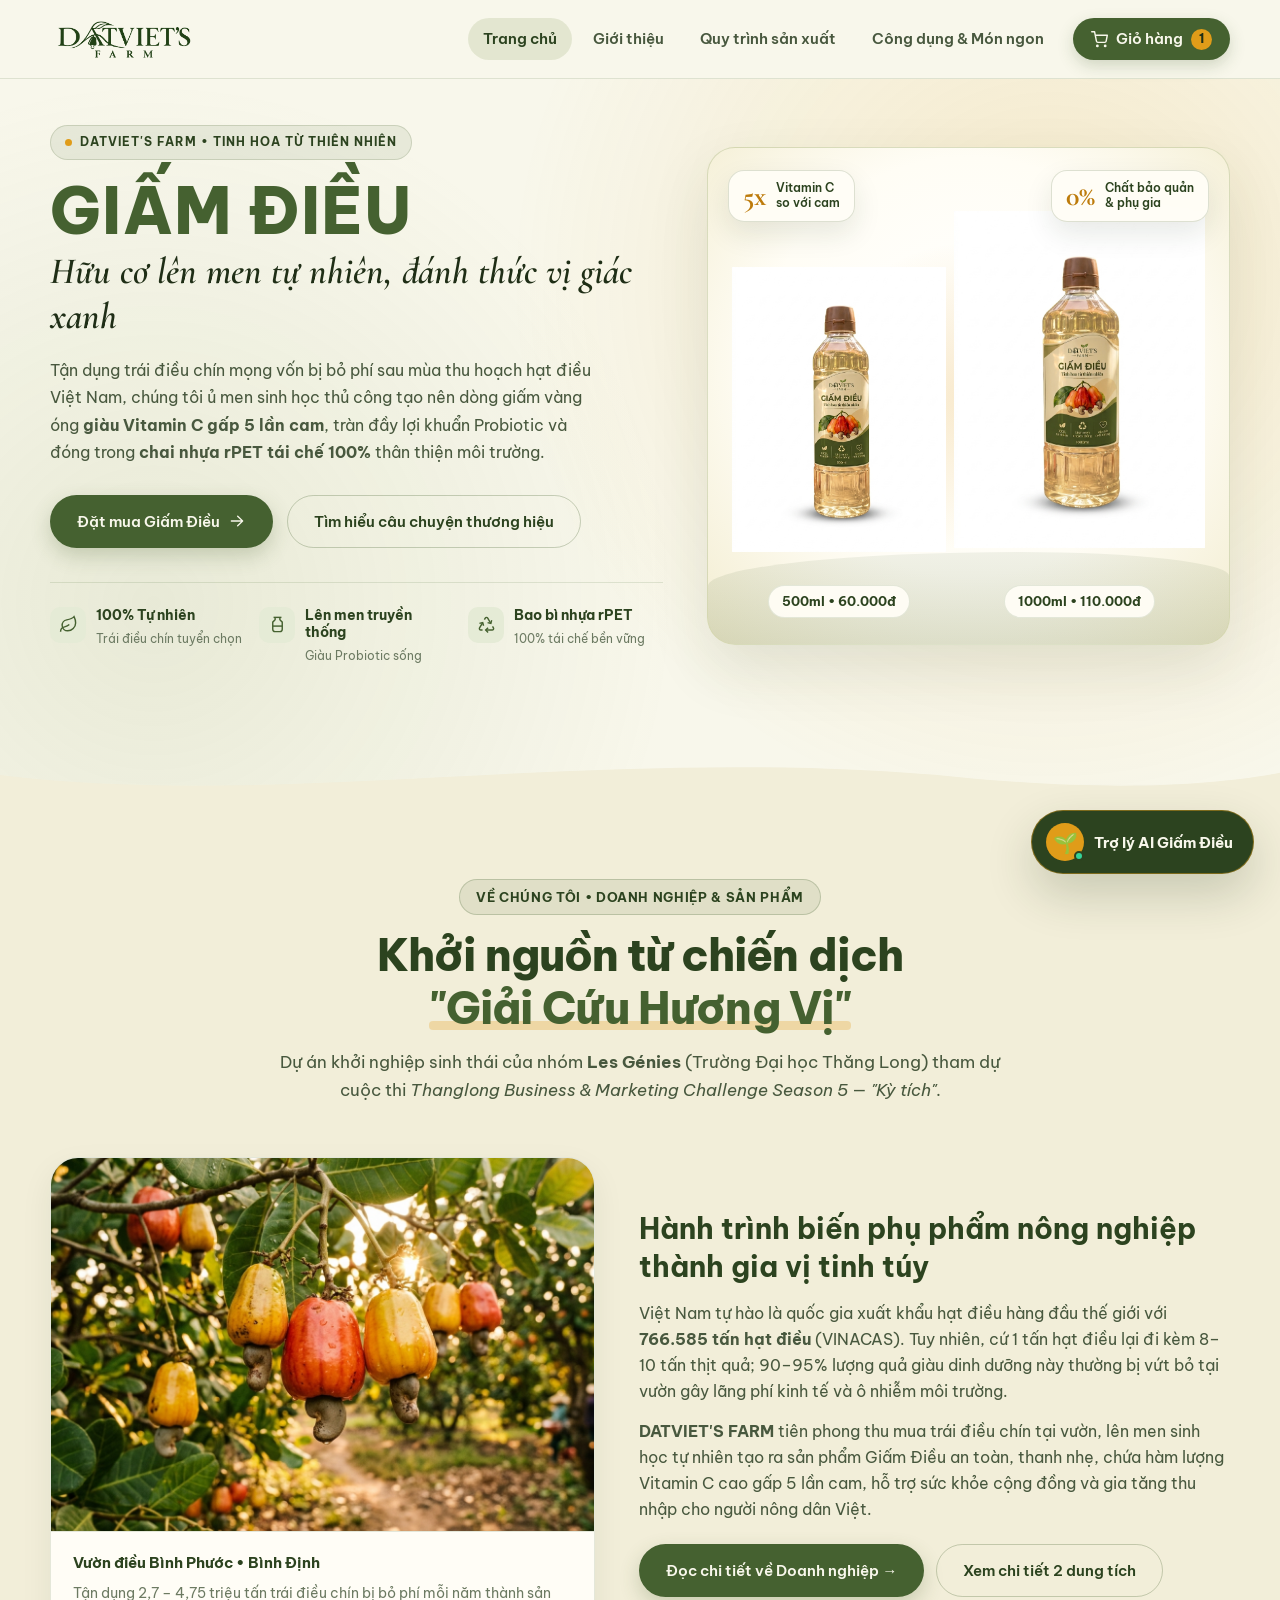
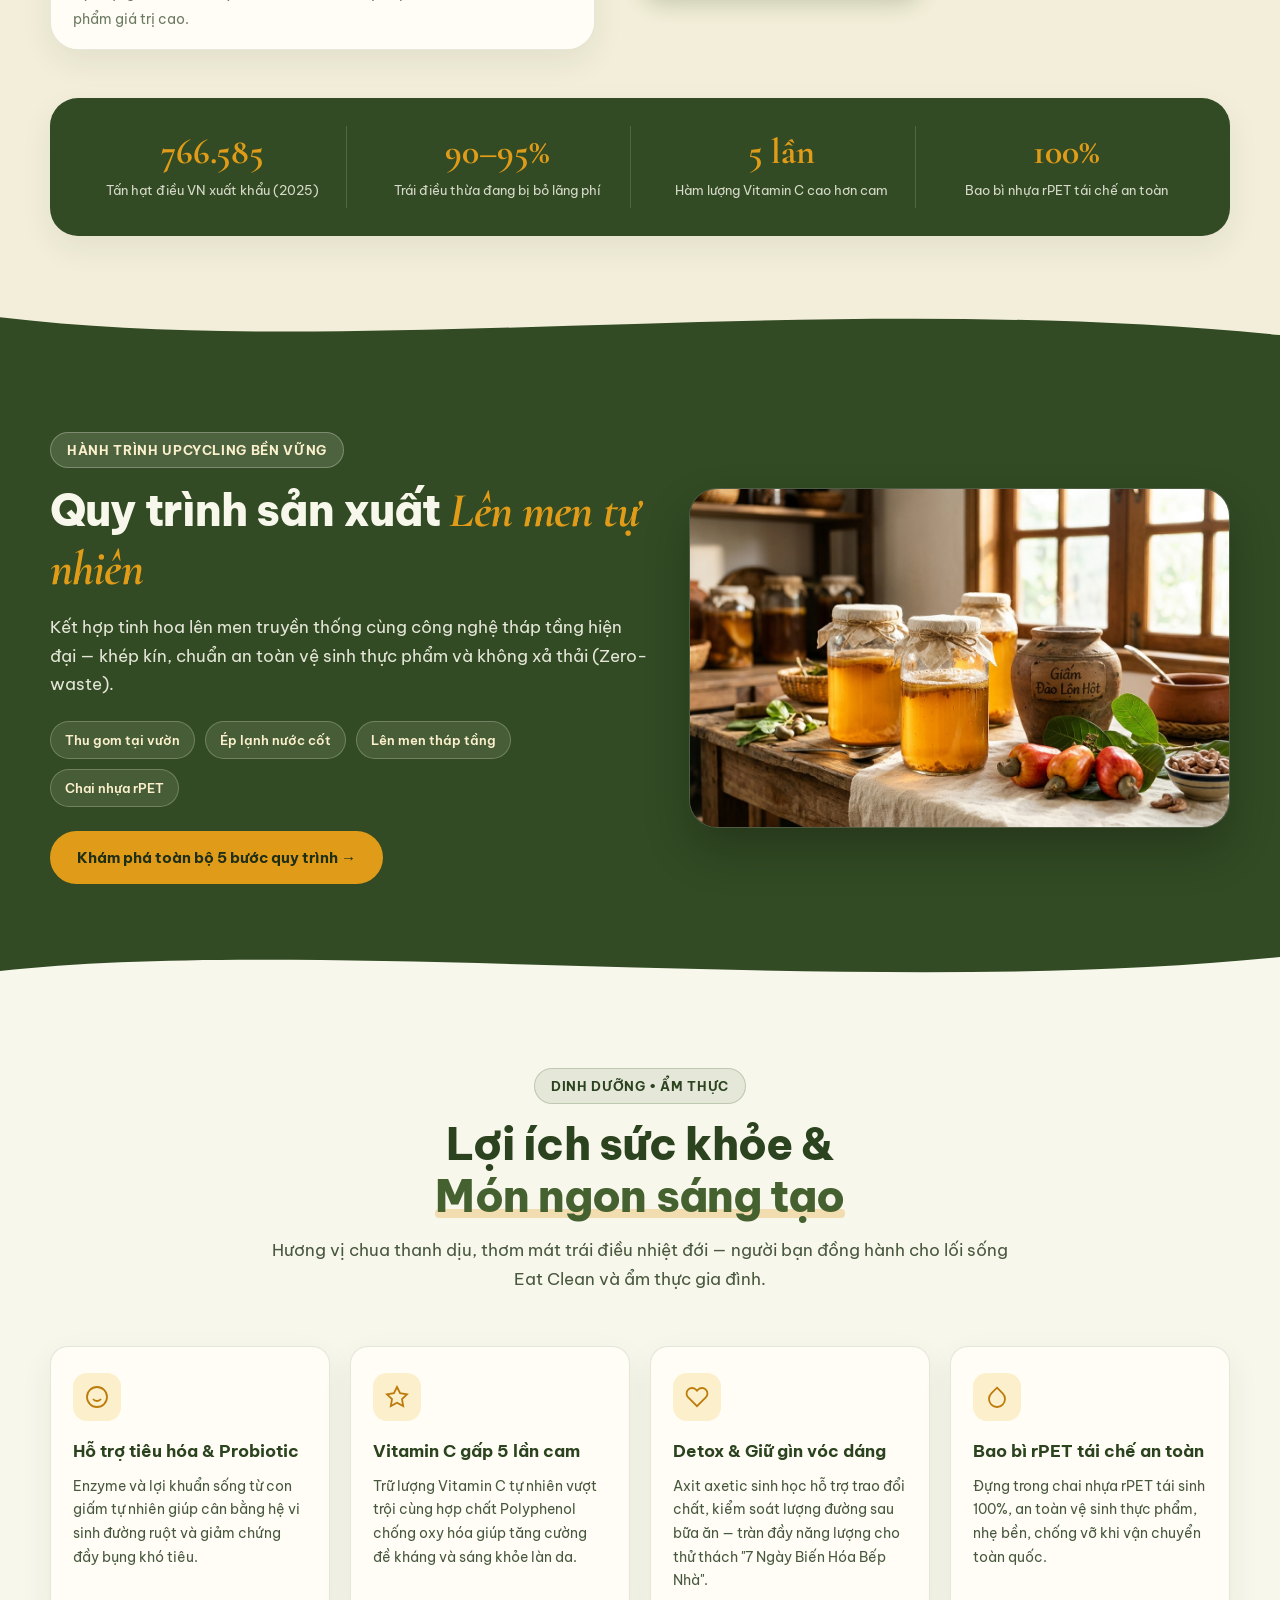
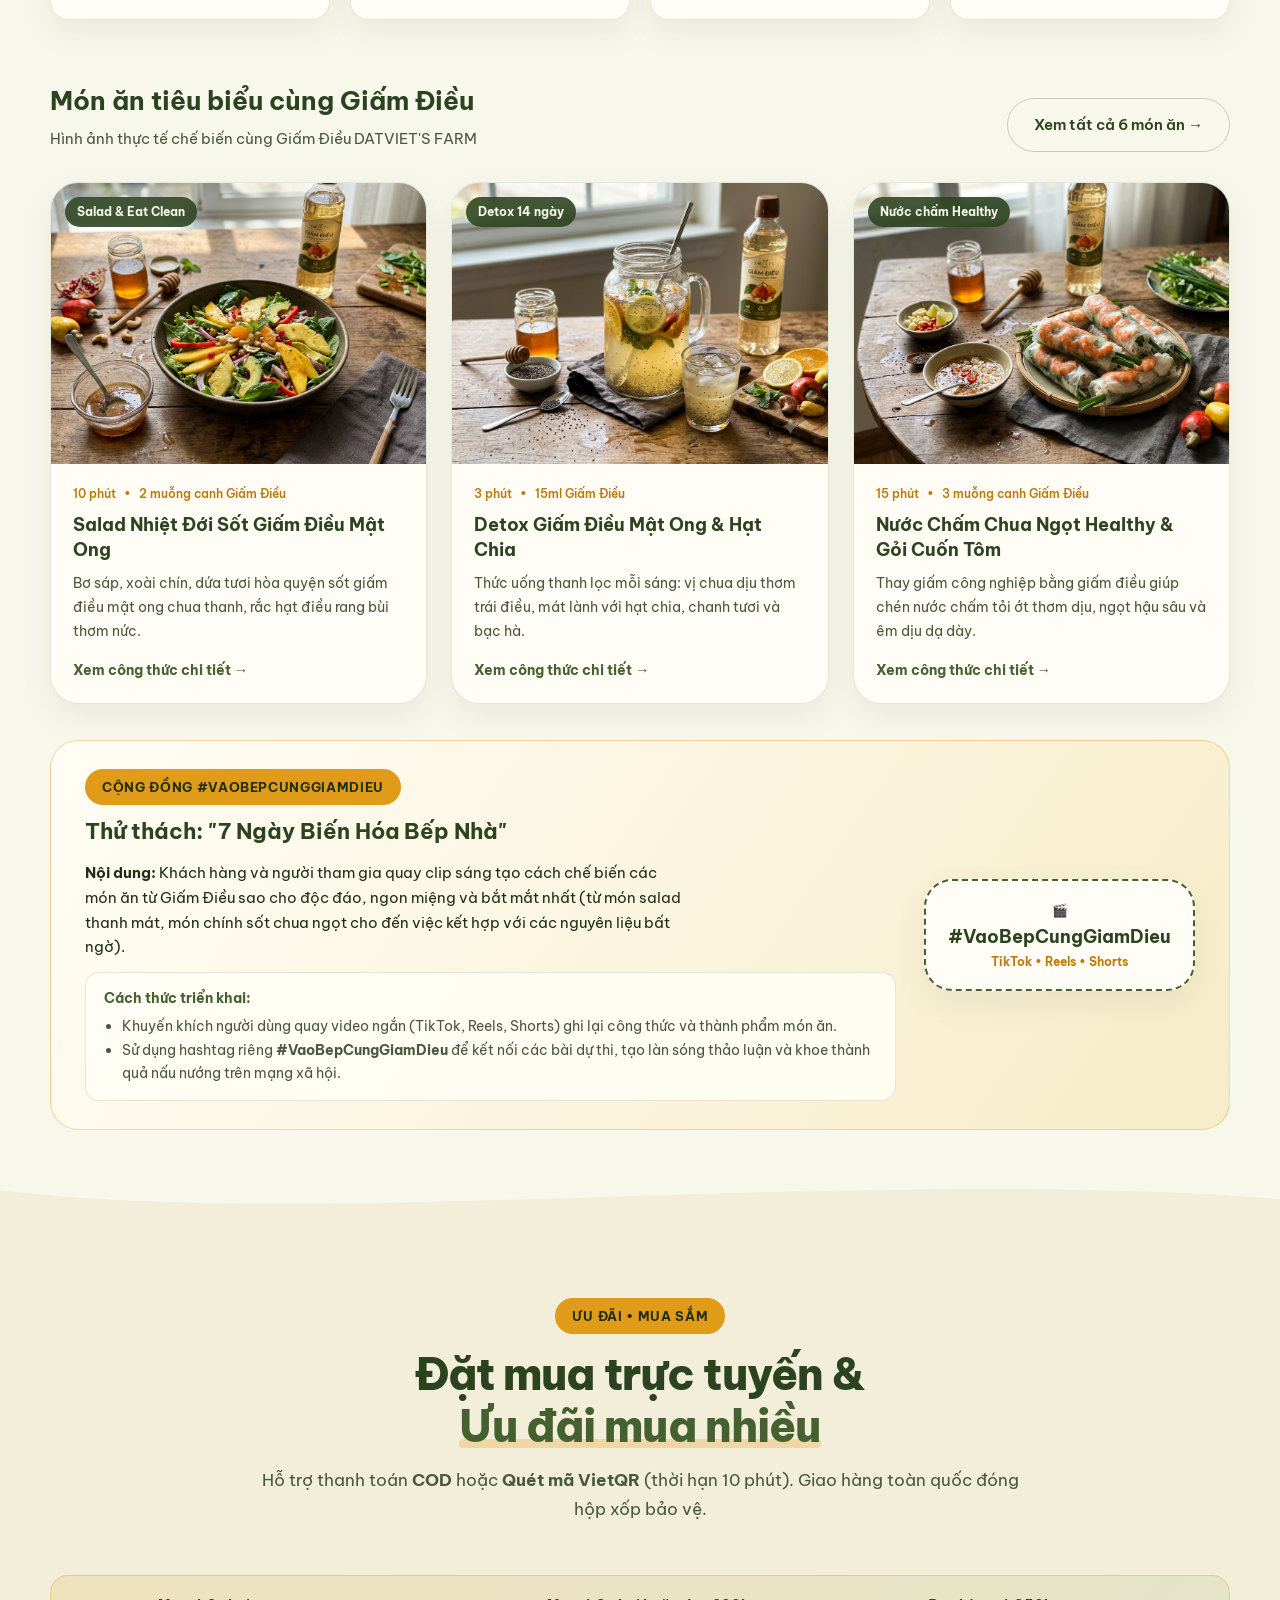
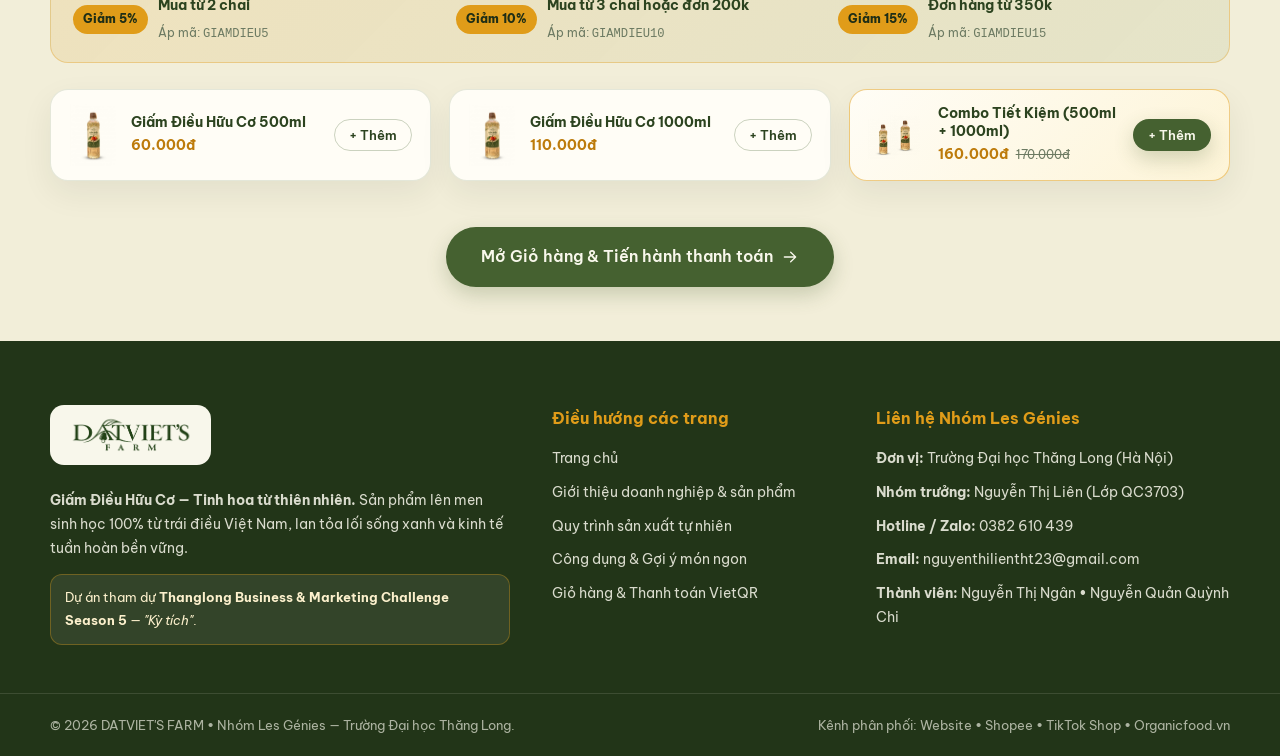
<file: index.html>
<!DOCTYPE html>
<html lang="vi">
<head>
  <meta charset="UTF-8" />
  <meta name="viewport" content="width=device-width, initial-scale=1.0" />
  <title>Giấm Điều Hữu Cơ — DATVIET'S FARM | Tinh hoa từ thiên nhiên</title>
  <meta name="description" content="Giấm Điều hữu cơ 100% lên men tự nhiên từ trái điều Việt Nam. Giàu Vitamin C gấp 5 lần cam, lợi khuẩn Probiotic, bao bì nhựa rPET tái chế thân thiện môi trường từ DATVIET'S FARM (Nhóm Les Génies - ĐH Thăng Long)." />

  <!-- Google Fonts: Cormorant Garamond (Serif logo & accent) & Be Vietnam Pro (Sans text) -->
  <link rel="preconnect" href="https://fonts.googleapis.com" />
  <link rel="preconnect" href="https://fonts.gstatic.com" crossorigin />
  <link href="https://fonts.googleapis.com/css2?family=Be+Vietnam+Pro:ital,wght@0,300;0,400;0,500;0,600;0,700;0,800;1,400&family=Cormorant+Garamond:ital,wght@0,500;0,600;0,700;1,500;1,600&display=swap" rel="stylesheet" />

  <link rel="stylesheet" href="styles.css" />
</head>
<body>
  <!-- ================= HEADER ================= -->
  <header class="site-header" id="siteHeader">
    <div class="container header-inner">
      <a href="index.html" class="brand-logo" aria-label="DATVIET'S FARM Trang chủ">
        <img src="images/logo.png" alt="DATVIET'S FARM Logo" class="brand-logo-img" />
      </a>

      <nav class="main-nav" id="mainNav" aria-label="Điều hướng chính">
        <a href="index.html" class="nav-link active">Trang chủ</a>
        <a href="gioi-thieu.html" class="nav-link">Giới thiệu</a>
        <a href="quy-trinh.html" class="nav-link">Quy trình sản xuất</a>
        <a href="cong-dung.html" class="nav-link">Công dụng &amp; Món ngon</a>
        <a href="gio-hang.html" class="nav-link nav-cart-pill" id="headerCartBtn">
          <svg class="icon-cart" viewBox="0 0 24 24" fill="none" stroke="currentColor" stroke-width="2" stroke-linecap="round" stroke-linejoin="round" aria-hidden="true">
            <circle cx="9" cy="21" r="1"></circle>
            <circle cx="20" cy="21" r="1"></circle>
            <path d="M1 1h4l2.68 13.39a2 2 0 0 0 2 1.61h9.72a2 2 0 0 0 2-1.61L23 6H6"></path>
          </svg>
          <span>Giỏ hàng</span>
          <span class="cart-badge" id="headerCartCount">0</span>
        </a>
      </nav>

      <button class="mobile-menu-btn" id="mobileMenuBtn" aria-label="Mở menu" aria-expanded="false">
        <span></span>
        <span></span>
        <span></span>
      </button>
    </div>
  </header>

  <!-- ================= MAIN CONTENT ================= -->
  <main id="top">
    <!-- HERO SECTION -->
    <section class="hero-section">
      <div class="container hero-grid">
        <div class="hero-copy reveal">
          <div class="eyebrow-tag">
            <span class="eyebrow-dot"></span>
            DATVIET'S FARM &bull; Tinh hoa từ thiên nhiên
          </div>
          <h1 class="hero-title">
            <span class="hero-title-brand">GIẤM ĐIỀU</span>
            <span class="hero-title-serif">Hữu cơ lên men tự nhiên, đánh thức vị giác xanh</span>
          </h1>
          <p class="hero-desc">
            Tận dụng trái điều chín mọng vốn bị bỏ phí sau mùa thu hoạch hạt điều Việt Nam, chúng tôi ủ men sinh học thủ công tạo nên dòng giấm vàng óng <strong>giàu Vitamin C gấp 5 lần cam</strong>, tràn đầy lợi khuẩn Probiotic và đóng trong <strong>chai nhựa rPET tái chế 100%</strong> thân thiện môi trường.
          </p>

          <div class="hero-actions">
            <a href="gio-hang.html" class="btn btn-primary">
              Đặt mua Giấm Điều
              <svg viewBox="0 0 20 20" fill="currentColor" aria-hidden="true"><path fill-rule="evenodd" d="M3 10a.75.75 0 01.75-.75h10.638L10.23 5.29a.75.75 0 111.04-1.08l5.5 5.25a.75.75 0 010 1.08l-5.5 5.25a.75.75 0 11-1.04-1.08l4.158-3.96H3.75A.75.75 0 013 10z" clip-rule="evenodd"/></svg>
            </a>
            <a href="gioi-thieu.html" class="btn btn-outline">Tìm hiểu câu chuyện thương hiệu</a>
          </div>

          <div class="hero-pillars">
            <div class="pillar-item">
              <div class="pillar-icon">
                <svg viewBox="0 0 24 24" fill="none" stroke="currentColor" stroke-width="1.8"><path d="M11 20A7 7 0 0 1 9.8 6.1C15.5 5 17 4.48 19 2c1 2 2 4.18 2 8 0 5.5-4.78 10-10 10Z"/><path d="M2 21c0-3 1.85-5.36 5.08-6C9.5 14.52 12 13 13 12"/></svg>
              </div>
              <div>
                <strong>100% Tự nhiên</strong>
                <span>Trái điều chín tuyển chọn</span>
              </div>
            </div>
            <div class="pillar-item">
              <div class="pillar-icon">
                <svg viewBox="0 0 24 24" fill="none" stroke="currentColor" stroke-width="1.8"><path d="M7 3h10"/><path d="M9 3v3l-3 3v9a3 3 0 0 0 3 3h6a3 3 0 0 0 3-3V9l-3-3V3"/><path d="M6 14h12"/></svg>
              </div>
              <div>
                <strong>Lên men truyền thống</strong>
                <span>Giàu Probiotic sống</span>
              </div>
            </div>
            <div class="pillar-item">
              <div class="pillar-icon">
                <svg viewBox="0 0 24 24" fill="none" stroke="currentColor" stroke-width="1.8"><path d="M7 19H4.815a1.83 1.83 0 0 1-1.57-.881 1.785 1.785 0 0 1-.004-1.784L7.196 9.5"/><path d="M11 19h8.2a1.8 1.8 0 0 0 1.55-.89 1.78 1.78 0 0 0-.01-1.78l-1.14-1.97"/><path d="m14 16-3 3 3 3"/><path d="M8.293 13.596 7.196 9.5 3.1 10.598"/><path d="m9.344 5.811 1.093-1.892A1.83 1.83 0 0 1 11.985 3a1.784 1.784 0 0 1 1.546.888l3.943 6.843"/><path d="m13.378 9.633 4.096 1.098 1.097-4.096"/></svg>
              </div>
              <div>
                <strong>Bao bì nhựa rPET</strong>
                <span>100% tái chế bền vững</span>
              </div>
            </div>
          </div>
        </div>

        <div class="hero-visual reveal">
          <div class="bottle-stage">
            <div class="stage-glow"></div>
            <div class="stage-wave"></div>
            <div class="bottles-showcase">
              <figure class="bottle-figure bottle-500">
                <img src="images/500ml.webp" alt="Chai Giấm Điều DATVIET'S FARM 500ml" />
                <figcaption>500ml &bull; 60.000đ</figcaption>
              </figure>
              <figure class="bottle-figure bottle-1000">
                <img src="images/1000ml.webp" alt="Chai Giấm Điều DATVIET'S FARM 1000ml" />
                <figcaption>1000ml &bull; 110.000đ</figcaption>
              </figure>
            </div>
            <div class="floating-badge badge-top">
              <span class="badge-num">5x</span>
              <span class="badge-text">Vitamin C<br/>so với cam</span>
            </div>
            <div class="floating-badge badge-bottom">
              <span class="badge-num">0%</span>
              <span class="badge-text">Chất bảo quản<br/>&amp; phụ gia</span>
            </div>
          </div>
        </div>
      </div>

      <div class="section-wave wave-to-warm" aria-hidden="true">
        <svg viewBox="0 0 1440 90" preserveAspectRatio="none">
          <path d="M0,45 C320,95 680,0 1080,48 C1260,70 1370,58 1440,42 L1440,90 L0,90 Z" fill="#F2EED9"></path>
        </svg>
      </div>
    </section>

    <!-- SECTION: GIỚI THIỆU TỔNG QUAN -->
    <section class="section section-warm">
      <div class="container">
        <div class="section-header center reveal">
          <div class="section-badge">
            <span>Về chúng tôi &bull; Doanh nghiệp &amp; Sản phẩm</span>
          </div>
          <h2 class="section-title">Khởi nguồn từ chiến dịch <span class="title-highlight">"Giải Cứu Hương Vị"</span></h2>
          <p class="section-lead">
            Dự án khởi nghiệp sinh thái của nhóm <strong>Les Génies</strong> (Trường Đại học Thăng Long) tham dự cuộc thi <em>Thanglong Business &amp; Marketing Challenge Season 5 — "Kỳ tích"</em>.
          </p>
        </div>

        <div class="about-grid reveal">
          <div class="about-media">
            <div class="editorial-frame">
              <img src="images/cashew-orchard.jpg" alt="Vườn điều chín mọng miền Đông Nam Bộ" loading="lazy" />
              <div class="frame-caption">
                <strong>Vườn điều Bình Phước &bull; Bình Định</strong>
                <span>Tận dụng 2,7 – 4,75 triệu tấn trái điều chín bị bỏ phí mỗi năm thành sản phẩm giá trị cao.</span>
              </div>
            </div>
          </div>

          <div class="about-content">
            <h3 class="about-heading">Hành trình biến phụ phẩm nông nghiệp thành gia vị tinh túy</h3>
            <p>
              Việt Nam tự hào là quốc gia xuất khẩu hạt điều hàng đầu thế giới với <strong>766.585 tấn hạt điều</strong> (VINACAS). Tuy nhiên, cứ 1 tấn hạt điều lại đi kèm 8–10 tấn thịt quả; 90–95% lượng quả giàu dinh dưỡng này thường bị vứt bỏ tại vườn gây lãng phí kinh tế và ô nhiễm môi trường.
            </p>
            <p>
              <strong>DATVIET'S FARM</strong> tiên phong thu mua trái điều chín tại vườn, lên men sinh học tự nhiên tạo ra sản phẩm Giấm Điều an toàn, thanh nhẹ, chứa hàm lượng Vitamin C cao gấp 5 lần cam, hỗ trợ sức khỏe cộng đồng và gia tăng thu nhập cho người nông dân Việt.
            </p>

            <div style="margin-top:22px;display:flex;gap:12px;flex-wrap:wrap;">
              <a href="gioi-thieu.html" class="btn btn-primary">Đọc chi tiết về Doanh nghiệp &rarr;</a>
              <a href="gioi-thieu.html#san-pham" class="btn btn-outline">Xem chi tiết 2 dung tích</a>
            </div>
          </div>
        </div>

        <!-- Impact Strip -->
        <div class="impact-strip reveal">
          <div class="impact-item">
            <span class="impact-num">766.585</span>
            <span class="impact-label">Tấn hạt điều VN xuất khẩu (2025)</span>
          </div>
          <div class="impact-item">
            <span class="impact-num">90–95%</span>
            <span class="impact-label">Trái điều thừa đang bị bỏ lãng phí</span>
          </div>
          <div class="impact-item">
            <span class="impact-num">5 lần</span>
            <span class="impact-label">Hàm lượng Vitamin C cao hơn cam</span>
          </div>
          <div class="impact-item">
            <span class="impact-num">100%</span>
            <span class="impact-label">Bao bì nhựa rPET tái chế an toàn</span>
          </div>
        </div>
      </div>

      <div class="section-wave wave-to-green" aria-hidden="true">
        <svg viewBox="0 0 1440 90" preserveAspectRatio="none">
          <path d="M0,30 C400,90 920,-10 1440,55 L1440,90 L0,90 Z" fill="#324B24"></path>
        </svg>
      </div>
    </section>

    <!-- SECTION: QUY TRÌNH SẢN XUẤT TỔNG QUAN -->
    <section class="section section-green">
      <div class="container">
        <div class="process-intro reveal">
          <div class="process-intro-copy">
            <div class="section-badge badge-light">
              <span>Hành trình Upcycling bền vững</span>
            </div>
            <h2 class="section-title title-light">Quy trình sản xuất <span class="serif-accent-gold">Lên men tự nhiên</span></h2>
            <p class="section-lead lead-light">
              Kết hợp tinh hoa lên men truyền thống cùng công nghệ tháp tầng hiện đại — khép kín, chuẩn an toàn vệ sinh thực phẩm và không xả thải (Zero-waste).
            </p>
            <div class="process-badges">
              <span>Thu gom tại vườn</span>
              <span>Ép lạnh nước cốt</span>
              <span>Lên men tháp tầng</span>
              <span>Chai nhựa rPET</span>
            </div>
            <div style="margin-top:24px;">
              <a href="quy-trinh.html" class="btn btn-gold">Khám phá toàn bộ 5 bước quy trình &rarr;</a>
            </div>
          </div>

          <div class="process-intro-media">
            <img src="images/fermentation.jpg" alt="Quy trình lên men Giấm Điều tự nhiên" loading="lazy" />
          </div>
        </div>
      </div>

      <div class="section-wave wave-to-cream" aria-hidden="true">
        <svg viewBox="0 0 1440 90" preserveAspectRatio="none">
          <path d="M0,55 C360,5 980,95 1440,35 L1440,90 L0,90 Z" fill="#F8F7EB"></path>
        </svg>
      </div>
    </section>

    <!-- SECTION: CÔNG DỤNG & MÓN ĂN NỔI BẬT -->
    <section class="section section-cream">
      <div class="container">
        <div class="section-header center reveal">
          <div class="section-badge">
            <span>Dinh dưỡng &bull; Ẩm thực</span>
          </div>
          <h2 class="section-title">Lợi ích sức khỏe &amp; <span class="title-highlight">Món ngon sáng tạo</span></h2>
          <p class="section-lead">
            Hương vị chua thanh dịu, thơm mát trái điều nhiệt đới — người bạn đồng hành cho lối sống Eat Clean và ẩm thực gia đình.
          </p>
        </div>

        <div class="benefits-grid">
          <div class="benefit-card reveal">
            <div class="benefit-icon">
              <svg viewBox="0 0 24 24" fill="none" stroke="currentColor" stroke-width="1.8"><path d="M12 22c5.523 0 10-4.477 10-10S17.523 2 12 2 2 6.477 2 12s4.477 10 10 10z"/><path d="M8 14s1.5 2 4 2 4-2 4-2"/><line x1="9" y1="9" x2="9.01" y2="9"/><line x1="15" y1="9" x2="15.01" y2="9"/></svg>
            </div>
            <h3>Hỗ trợ tiêu hóa &amp; Probiotic</h3>
            <p>Enzyme và lợi khuẩn sống từ con giấm tự nhiên giúp cân bằng hệ vi sinh đường ruột và giảm chứng đầy bụng khó tiêu.</p>
          </div>

          <div class="benefit-card reveal">
            <div class="benefit-icon">
              <svg viewBox="0 0 24 24" fill="none" stroke="currentColor" stroke-width="1.8"><polygon points="12 2 15.09 8.26 22 9.27 17 14.14 18.18 21.02 12 17.77 5.82 21.02 7 14.14 2 9.27 8.91 8.26 12 2"/></svg>
            </div>
            <h3>Vitamin C gấp 5 lần cam</h3>
            <p>Trữ lượng Vitamin C tự nhiên vượt trội cùng hợp chất Polyphenol chống oxy hóa giúp tăng cường đề kháng và sáng khỏe làn da.</p>
          </div>

          <div class="benefit-card reveal">
            <div class="benefit-icon">
              <svg viewBox="0 0 24 24" fill="none" stroke="currentColor" stroke-width="1.8"><path d="M20.84 4.61a5.5 5.5 0 0 0-7.78 0L12 5.67l-1.06-1.06a5.5 5.5 0 0 0-7.78 7.78l1.06 1.06L12 21.23l7.78-7.78 1.06-1.06a5.5 5.5 0 0 0 0-7.78z"/></svg>
            </div>
            <h3>Detox &amp; Giữ gìn vóc dáng</h3>
            <p>Axit axetic sinh học hỗ trợ trao đổi chất, kiểm soát lượng đường sau bữa ăn — tràn đầy năng lượng cho thử thách "7 Ngày Biến Hóa Bếp Nhà".</p>
          </div>

          <div class="benefit-card reveal">
            <div class="benefit-icon">
              <svg viewBox="0 0 24 24" fill="none" stroke="currentColor" stroke-width="1.8"><path d="M12 2.69l5.66 5.66a8 8 0 1 1-11.31 0z"/></svg>
            </div>
            <h3>Bao bì rPET tái chế an toàn</h3>
            <p>Đựng trong chai nhựa rPET tái sinh 100%, an toàn vệ sinh thực phẩm, nhẹ bền, chống vỡ khi vận chuyển toàn quốc.</p>
          </div>
        </div>

        <!-- Featured 3 Recipes Preview -->
        <div class="recipes-head reveal">
          <div>
            <h3 style="margin:0;font-size:1.6rem;color:var(--green-deep);">Món ăn tiêu biểu cùng Giấm Điều</h3>
            <p style="margin:4px 0 0;color:var(--ink-secondary);font-size:0.92rem;">Hình ảnh thực tế chế biến cùng Giấm Điều DATVIET'S FARM</p>
          </div>
          <a href="cong-dung.html" class="btn btn-outline">Xem tất cả 6 món ăn &rarr;</a>
        </div>

        <div class="recipes-grid">
          <article class="recipe-card reveal">
            <div class="recipe-img-wrap">
              <img src="images/recipe-salad.webp" alt="Salad Nhiệt Đới Sốt Giấm Điều Mật Ong" loading="lazy" />
              <span class="recipe-cat">Salad &amp; Eat Clean</span>
            </div>
            <div class="recipe-body">
              <div class="recipe-meta">
                <span>10 phút</span> &bull; <span>2 muỗng canh Giấm Điều</span>
              </div>
              <h4 class="recipe-title">Salad Nhiệt Đới Sốt Giấm Điều Mật Ong</h4>
              <p class="recipe-summary">Bơ sáp, xoài chín, dứa tươi hòa quyện sốt giấm điều mật ong chua thanh, rắc hạt điều rang bùi thơm nức.</p>
              <button class="recipe-btn" data-recipe="salad-nhiet-doi">Xem công thức chi tiết &rarr;</button>
            </div>
          </article>

          <article class="recipe-card reveal">
            <div class="recipe-img-wrap">
              <img src="images/recipe-detox.webp" alt="Nước Detox Giấm Điều Mật Ong & Hạt Chia" loading="lazy" />
              <span class="recipe-cat">Detox 14 ngày</span>
            </div>
            <div class="recipe-body">
              <div class="recipe-meta">
                <span>3 phút</span> &bull; <span>15ml Giấm Điều</span>
              </div>
              <h4 class="recipe-title">Detox Giấm Điều Mật Ong &amp; Hạt Chia</h4>
              <p class="recipe-summary">Thức uống thanh lọc mỗi sáng: vị chua dịu thơm trái điều, mát lành với hạt chia, chanh tươi và bạc hà.</p>
              <button class="recipe-btn" data-recipe="detox-14-ngay">Xem công thức chi tiết &rarr;</button>
            </div>
          </article>

          <article class="recipe-card reveal">
            <div class="recipe-img-wrap">
              <img src="images/recipe-dip.webp" alt="Nước Chấm Chua Ngọt Healthy & Gỏi Cuốn Tôm" loading="lazy" />
              <span class="recipe-cat">Nước chấm Healthy</span>
            </div>
            <div class="recipe-body">
              <div class="recipe-meta">
                <span>15 phút</span> &bull; <span>3 muỗng canh Giấm Điều</span>
              </div>
              <h4 class="recipe-title">Nước Chấm Chua Ngọt Healthy &amp; Gỏi Cuốn Tôm</h4>
              <p class="recipe-summary">Thay giấm công nghiệp bằng giấm điều giúp chén nước chấm tỏi ớt thơm dịu, ngọt hậu sâu và êm dịu dạ dày.</p>
              <button class="recipe-btn" data-recipe="goi-cuon-nuoc-cham">Xem công thức chi tiết &rarr;</button>
            </div>
          </article>
        </div>

        <!-- BANNER THỬ THÁCH 7 NGÀY BIẾN HÓA BẾP NHÀ -->
        <div class="challenge-banner reveal">
          <div class="challenge-copy">
            <div class="section-badge badge-gold" style="margin-bottom:8px;">
              <span>Cộng đồng #VaoBepCungGiamDieu</span>
            </div>
            <h3 style="margin:0 0 10px;font-size:1.4rem;color:var(--green-deep);">
              Thử thách: "7 Ngày Biến Hóa Bếp Nhà"
            </h3>
            <p style="margin-bottom:12px;font-size:0.94rem;line-height:1.65;color:var(--ink);">
              <strong>Nội dung:</strong> Khách hàng và người tham gia quay clip sáng tạo cách chế biến các món ăn từ Giấm Điều sao cho độc đáo, ngon miệng và bắt mắt nhất (từ món salad thanh mát, món chính sốt chua ngọt cho đến việc kết hợp với các nguyên liệu bất ngờ).
            </p>
            <div style="background:rgba(255,253,246,0.9);padding:14px 18px;border-radius:14px;border:1px solid var(--border-subtle);font-size:0.88rem;color:var(--ink-secondary);">
              <strong style="color:var(--green-primary);display:block;margin-bottom:4px;">Cách thức triển khai:</strong>
              <ul style="margin:0;padding-left:18px;">
                <li>Khuyến khích người dùng quay video ngắn (TikTok, Reels, Shorts) ghi lại công thức và thành phẩm món ăn.</li>
                <li>Sử dụng hashtag riêng <strong>#VaoBepCungGiamDieu</strong> để kết nối các bài dự thi, tạo làn sóng thảo luận và khoe thành quả nấu nướng trên mạng xã hội.</li>
              </ul>
            </div>
          </div>
          <div class="challenge-hashtag-badge">
            <div class="hashtag-pill">
              <span class="hashtag-icon">🎬</span>
              <strong>#VaoBepCungGiamDieu</strong>
              <span>TikTok &bull; Reels &bull; Shorts</span>
            </div>
          </div>
        </div>
      </div>

      <div class="section-wave wave-to-warm" aria-hidden="true">
        <svg viewBox="0 0 1440 90" preserveAspectRatio="none">
          <path d="M0,40 C380,95 960,5 1440,52 L1440,90 L0,90 Z" fill="#F2EED9"></path>
        </svg>
      </div>
    </section>

    <!-- SECTION: ĐẶT HÀNG NHANH & MÃ GIẢM GIÁ -->
    <section class="section section-warm">
      <div class="container">
        <div class="section-header center reveal">
          <div class="section-badge badge-gold">
            <span>Ưu đãi &bull; Mua sắm</span>
          </div>
          <h2 class="section-title">Đặt mua trực tuyến &amp; <span class="title-highlight">Ưu đãi mua nhiều</span></h2>
          <p class="section-lead">
            Hỗ trợ thanh toán <strong>COD</strong> hoặc <strong>Quét mã VietQR</strong> (thời hạn 10 phút). Giao hàng toàn quốc đóng hộp xốp bảo vệ.
          </p>
        </div>

        <!-- Volume discount banner -->
        <div class="volume-discount-banner reveal">
          <div class="discount-tier-item">
            <span class="tier-badge">Giảm 5%</span>
            <div class="tier-text">
              <strong>Mua từ 2 chai</strong>
              <span>Áp mã: <code>GIAMDIEU5</code></span>
            </div>
          </div>
          <div class="discount-tier-item">
            <span class="tier-badge">Giảm 10%</span>
            <div class="tier-text">
              <strong>Mua từ 3 chai hoặc đơn 200k</strong>
              <span>Áp mã: <code>GIAMDIEU10</code></span>
            </div>
          </div>
          <div class="discount-tier-item">
            <span class="tier-badge">Giảm 15%</span>
            <div class="tier-text">
              <strong>Đơn hàng từ 350k</strong>
              <span>Áp mã: <code>GIAMDIEU15</code></span>
            </div>
          </div>
        </div>

        <div class="quick-shop-strip reveal">
          <div class="quick-shop-card">
            <img src="images/500ml.webp" alt="Giấm Điều 500ml" />
            <div class="quick-shop-info">
              <strong>Giấm Điều Hữu Cơ 500ml</strong>
              <span>60.000đ</span>
            </div>
            <button class="btn btn-outline btn-xs add-to-cart-btn" data-id="giam-500">+ Thêm</button>
          </div>

          <div class="quick-shop-card">
            <img src="images/1000ml.webp" alt="Giấm Điều 1000ml" />
            <div class="quick-shop-info">
              <strong>Giấm Điều Hữu Cơ 1000ml</strong>
              <span>110.000đ</span>
            </div>
            <button class="btn btn-outline btn-xs add-to-cart-btn" data-id="giam-1000">+ Thêm</button>
          </div>

          <div class="quick-shop-card quick-shop-combo">
            <div class="combo-thumbs">
              <img src="images/500ml.webp" alt="500ml" />
              <img src="images/1000ml.webp" alt="1000ml" />
            </div>
            <div class="quick-shop-info">
              <strong>Combo Tiết Kiệm (500ml + 1000ml)</strong>
              <span>160.000đ <del>170.000đ</del></span>
            </div>
            <button class="btn btn-primary btn-xs add-to-cart-btn" data-id="combo-xanh">+ Thêm</button>
          </div>
        </div>

        <div style="text-align:center;padding:18px 0 54px;" class="reveal">
          <a href="gio-hang.html" class="btn btn-primary" style="font-size:1.02rem;padding:15px 34px;">
            Mở Giỏ hàng &amp; Tiến hành thanh toán
            <svg viewBox="0 0 20 20" fill="currentColor"><path fill-rule="evenodd" d="M3 10a.75.75 0 01.75-.75h10.638L10.23 5.29a.75.75 0 111.04-1.08l5.5 5.25a.75.75 0 010 1.08l-5.5 5.25a.75.75 0 11-1.04-1.08l4.158-3.96H3.75A.75.75 0 013 10z" clip-rule="evenodd"/></svg>
          </a>
        </div>
      </div>
    </section>
  </main>

  <!-- ================= FOOTER ================= -->
  <footer class="site-footer">
    <div class="container footer-grid">
      <div class="footer-brand">
        <div class="footer-logo-box">
          <img src="images/logo.png" alt="DATVIET'S FARM" />
        </div>
        <p class="footer-tagline">
          <strong>Giấm Điều Hữu Cơ — Tinh hoa từ thiên nhiên.</strong> Sản phẩm lên men sinh học 100% từ trái điều Việt Nam, lan tỏa lối sống xanh và kinh tế tuần hoàn bền vững.
        </p>
        <div class="footer-competition">
          Dự án tham dự <strong>Thanglong Business &amp; Marketing Challenge Season 5</strong> — <em>"Kỳ tích"</em>.
        </div>
      </div>

      <div class="footer-col">
        <h4>Điều hướng các trang</h4>
        <ul>
          <li><a href="index.html">Trang chủ</a></li>
          <li><a href="gioi-thieu.html">Giới thiệu doanh nghiệp &amp; sản phẩm</a></li>
          <li><a href="quy-trinh.html">Quy trình sản xuất tự nhiên</a></li>
          <li><a href="cong-dung.html">Công dụng &amp; Gợi ý món ngon</a></li>
          <li><a href="gio-hang.html">Giỏ hàng &amp; Thanh toán VietQR</a></li>
        </ul>
      </div>

      <div class="footer-col">
        <h4>Liên hệ Nhóm Les Génies</h4>
        <ul class="contact-list">
          <li><strong>Đơn vị:</strong> Trường Đại học Thăng Long (Hà Nội)</li>
          <li><strong>Nhóm trưởng:</strong> Nguyễn Thị Liên (Lớp QC3703)</li>
          <li><strong>Hotline / Zalo:</strong> <a href="tel:0382610439">0382 610 439</a></li>
          <li><strong>Email:</strong> <a href="mailto:nguyenthilientht23@gmail.com">nguyenthilientht23@gmail.com</a></li>
          <li><strong>Thành viên:</strong> Nguyễn Thị Ngân &bull; Nguyễn Quản Quỳnh Chi</li>
        </ul>
      </div>
    </div>

    <div class="footer-bottom">
      <div class="container footer-bottom-inner">
        <span>&copy; 2026 DATVIET'S FARM &bull; Nhóm Les Génies — Trường Đại học Thăng Long.</span>
        <span>Kênh phân phối: Website &bull; Shopee &bull; TikTok Shop &bull; Organicfood.vn</span>
      </div>
    </div>
  </footer>

  <script src="script.js"></script>
</body>
</html>
</file>
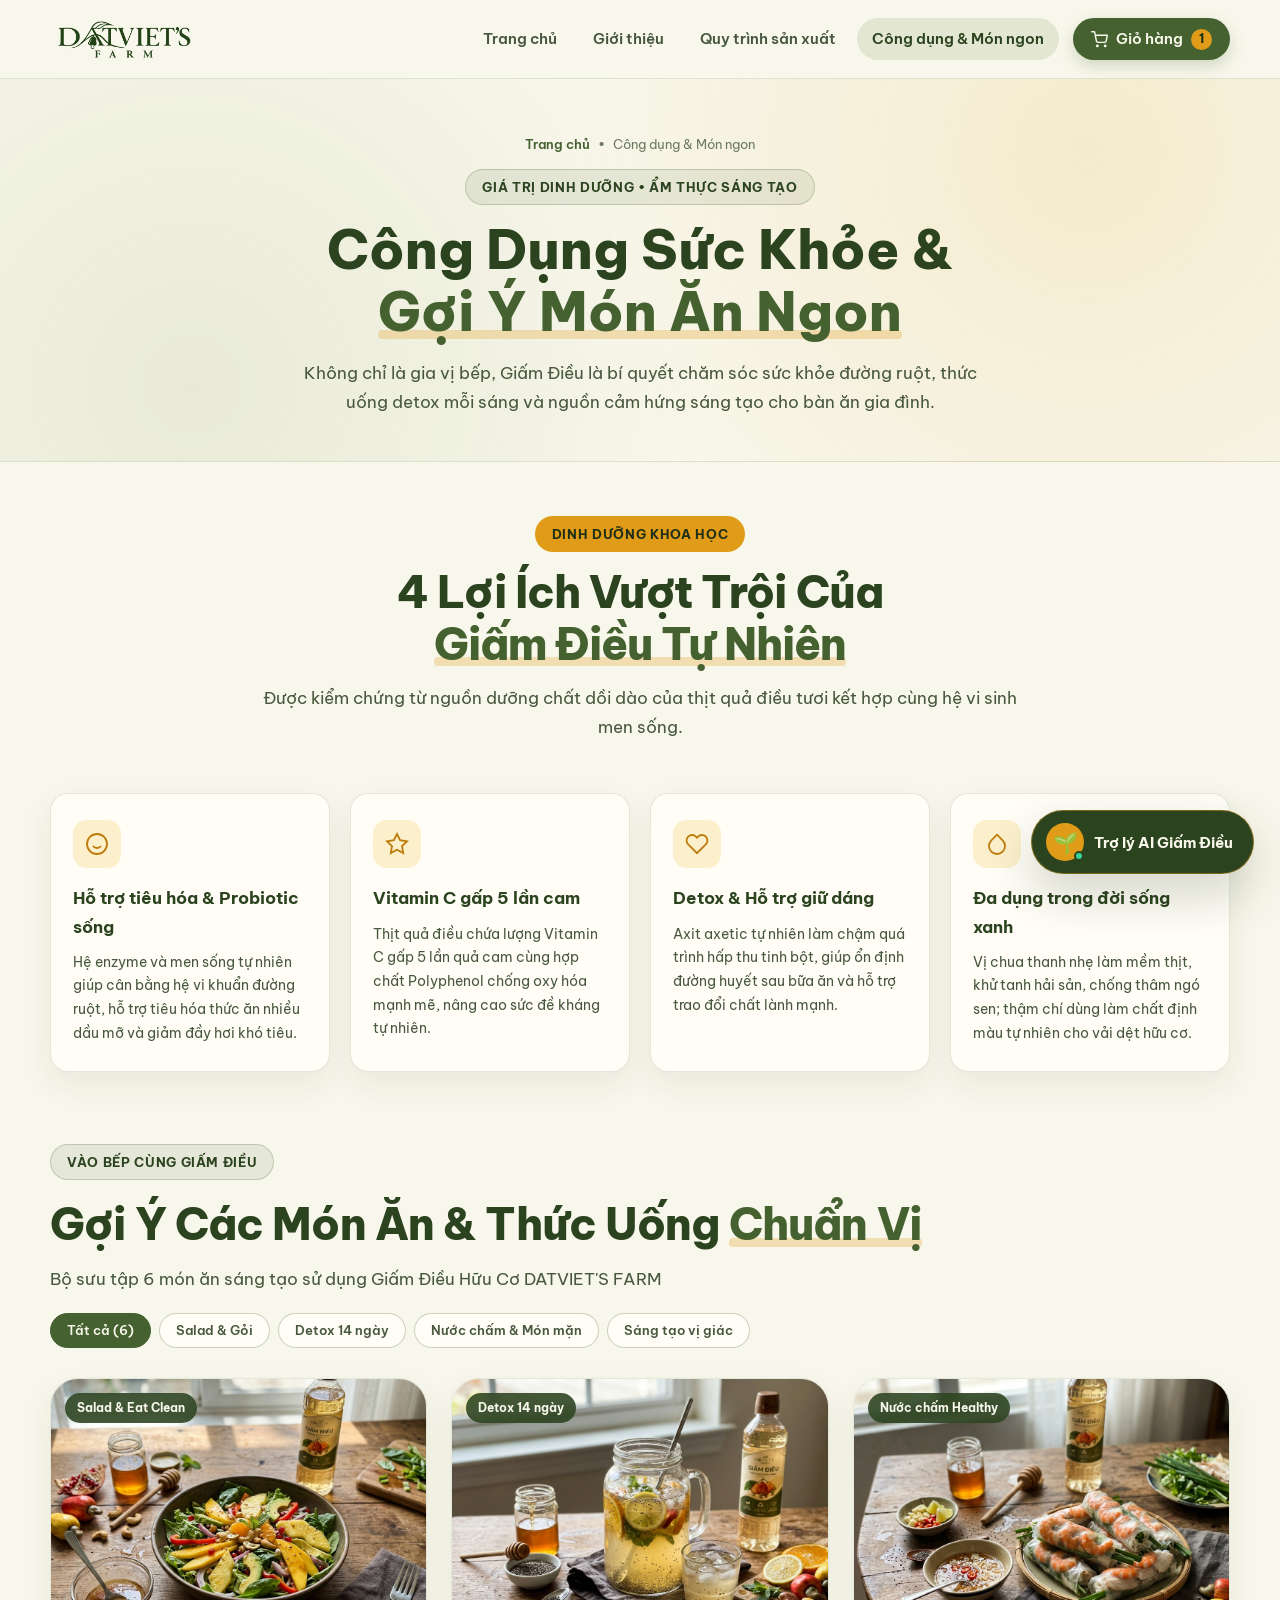
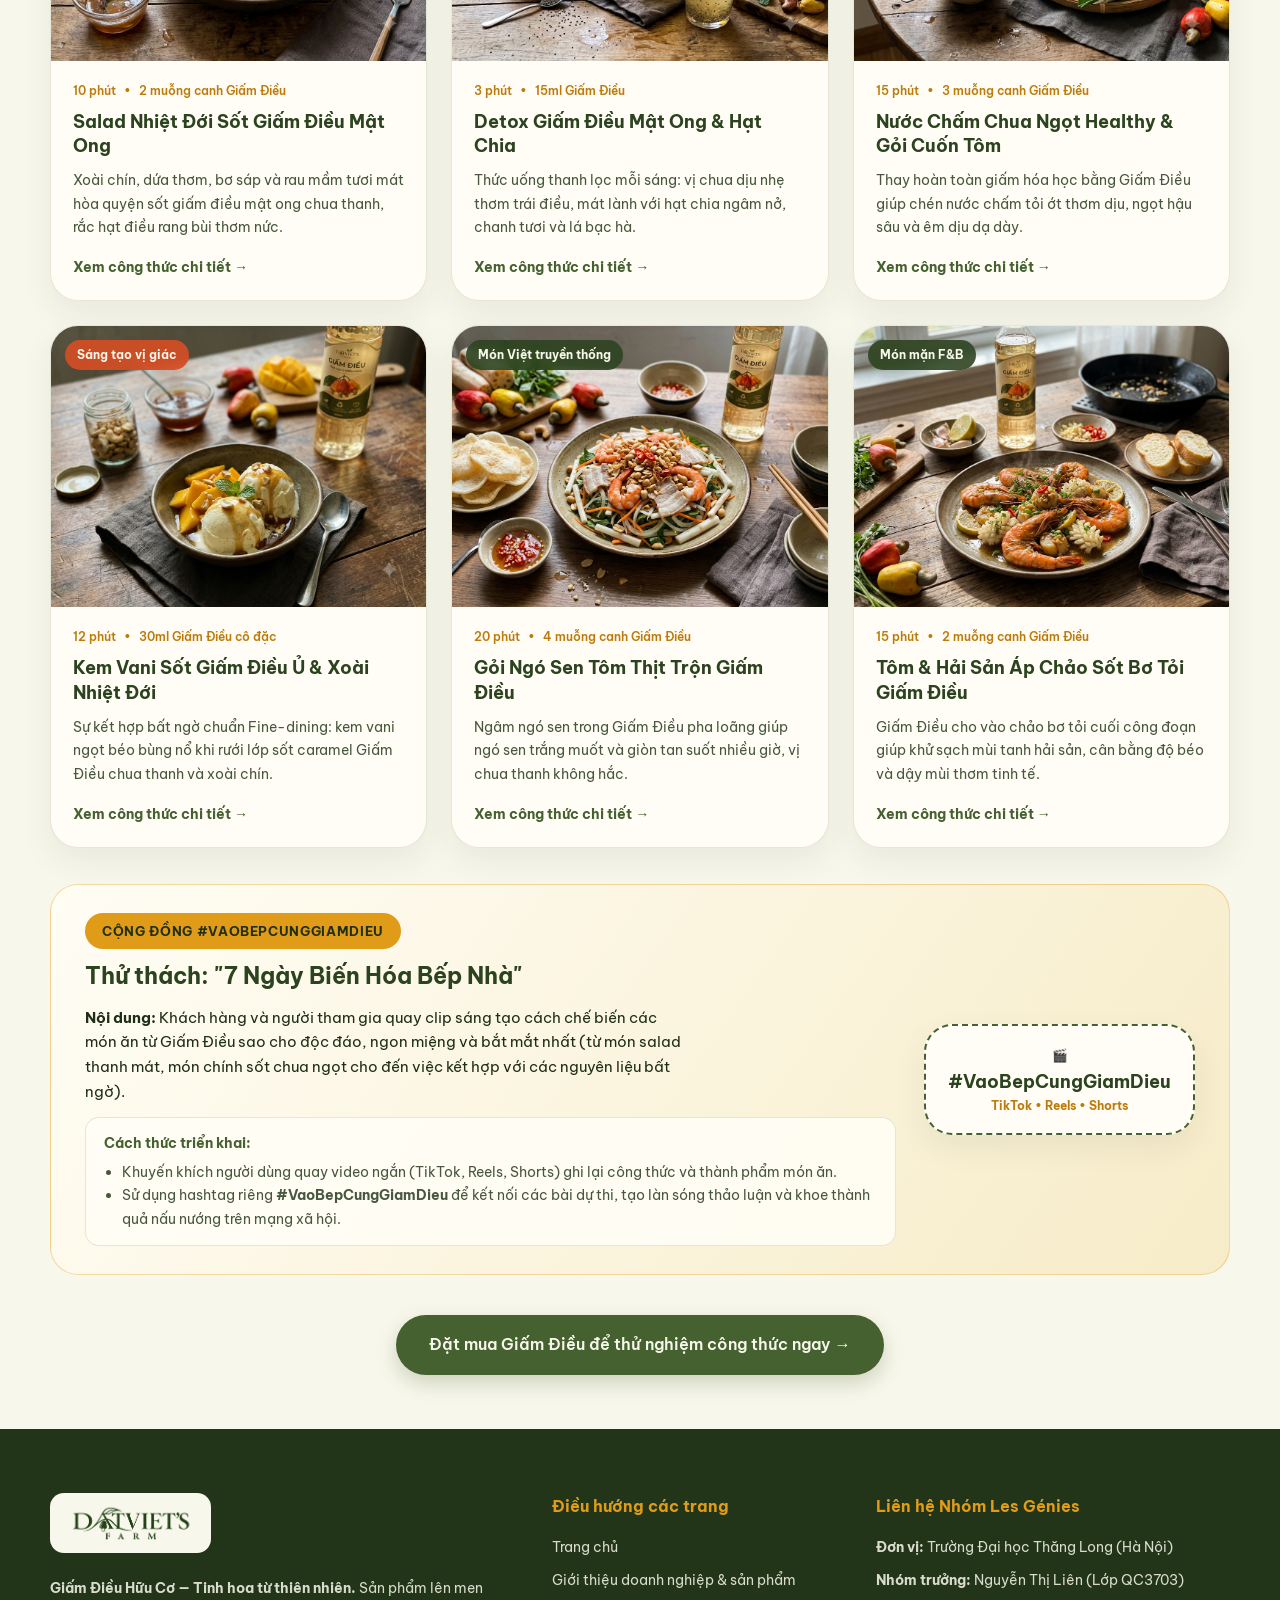
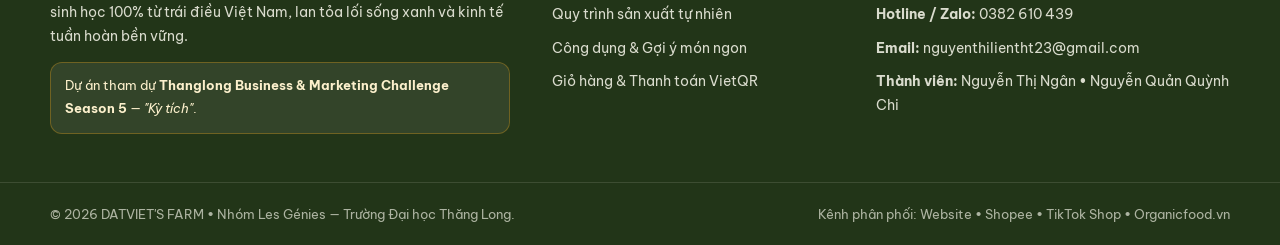
<file: cong-dung.html>
<!DOCTYPE html>
<html lang="vi">
<head>
  <meta charset="UTF-8" />
  <meta name="viewport" content="width=device-width, initial-scale=1.0" />
  <title>Công dụng &amp; Gợi ý món ăn ngon từ Giấm Điều — DATVIET'S FARM</title>
  <meta name="description" content="Khám phá lợi ích sức khỏe của Giấm Điều hữu cơ giàu Vitamin C gấp 5 lần cam, Probiotic và thử thách 7 Ngày Biến Hóa Bếp Nhà với 6 công thức món ăn ngon: Salad nhiệt đới, nước Detox mật ong, nước chấm gỏi cuốn, kem vani sốt giấm điều..." />

  <link rel="preconnect" href="https://fonts.googleapis.com" />
  <link rel="preconnect" href="https://fonts.gstatic.com" crossorigin />
  <link href="https://fonts.googleapis.com/css2?family=Be+Vietnam+Pro:ital,wght@0,300;0,400;0,500;0,600;0,700;0,800;1,400&family=Cormorant+Garamond:ital,wght@0,500;0,600;0,700;1,500;1,600&display=swap" rel="stylesheet" />

  <link rel="stylesheet" href="styles.css" />
</head>
<body>
  <!-- ================= HEADER ================= -->
  <header class="site-header" id="siteHeader">
    <div class="container header-inner">
      <a href="index.html" class="brand-logo" aria-label="DATVIET'S FARM Trang chủ">
        <img src="images/logo.png" alt="DATVIET'S FARM Logo" class="brand-logo-img" />
      </a>

      <nav class="main-nav" id="mainNav" aria-label="Điều hướng chính">
        <a href="index.html" class="nav-link">Trang chủ</a>
        <a href="gioi-thieu.html" class="nav-link">Giới thiệu</a>
        <a href="quy-trinh.html" class="nav-link">Quy trình sản xuất</a>
        <a href="cong-dung.html" class="nav-link active">Công dụng &amp; Món ngon</a>
        <a href="gio-hang.html" class="nav-link nav-cart-pill" id="headerCartBtn">
          <svg class="icon-cart" viewBox="0 0 24 24" fill="none" stroke="currentColor" stroke-width="2" stroke-linecap="round" stroke-linejoin="round" aria-hidden="true">
            <circle cx="9" cy="21" r="1"></circle>
            <circle cx="20" cy="21" r="1"></circle>
            <path d="M1 1h4l2.68 13.39a2 2 0 0 0 2 1.61h9.72a2 2 0 0 0 2-1.61L23 6H6"></path>
          </svg>
          <span>Giỏ hàng</span>
          <span class="cart-badge" id="headerCartCount">0</span>
        </a>
      </nav>

      <button class="mobile-menu-btn" id="mobileMenuBtn" aria-label="Mở menu" aria-expanded="false">
        <span></span>
        <span></span>
        <span></span>
      </button>
    </div>
  </header>

  <!-- ================= PAGE HERO ================= -->
  <div class="page-hero">
    <div class="container page-hero-inner reveal">
      <div class="breadcrumbs">
        <a href="index.html">Trang chủ</a>
        <span>&bull;</span>
        <span>Công dụng &amp; Món ngon</span>
      </div>
      <div class="section-badge">
        <span>Giá trị dinh dưỡng &bull; Ẩm thực sáng tạo</span>
      </div>
      <h1 class="page-main-title">
        Công Dụng Sức Khỏe &amp; <span class="title-highlight">Gợi Ý Món Ăn Ngon</span>
      </h1>
      <p class="page-lead">
        Không chỉ là gia vị bếp, Giấm Điều là bí quyết chăm sóc sức khỏe đường ruột, thức uống detox mỗi sáng và nguồn cảm hứng sáng tạo cho bàn ăn gia đình.
      </p>
    </div>
  </div>

  <!-- ================= MAIN CONTENT ================= -->
  <main>
    <section class="section section-cream" style="padding-top:54px;">
      <div class="container">
        <!-- 4 LỢI ÍCH SỨC KHỎE CỐT LÕI -->
        <div class="section-header center reveal">
          <div class="section-badge badge-gold">
            <span>Dinh dưỡng khoa học</span>
          </div>
          <h2 class="section-title">4 Lợi Ích Vượt Trội Của <span class="title-highlight">Giấm Điều Tự Nhiên</span></h2>
          <p class="section-lead">Được kiểm chứng từ nguồn dưỡng chất dồi dào của thịt quả điều tươi kết hợp cùng hệ vi sinh men sống.</p>
        </div>

        <div class="benefits-grid">
          <div class="benefit-card reveal">
            <div class="benefit-icon">
              <svg viewBox="0 0 24 24" fill="none" stroke="currentColor" stroke-width="1.8"><path d="M12 22c5.523 0 10-4.477 10-10S17.523 2 12 2 2 6.477 2 12s4.477 10 10 10z"/><path d="M8 14s1.5 2 4 2 4-2 4-2"/><line x1="9" y1="9" x2="9.01" y2="9"/><line x1="15" y1="9" x2="15.01" y2="9"/></svg>
            </div>
            <h3>Hỗ trợ tiêu hóa &amp; Probiotic sống</h3>
            <p>Hệ enzyme và men sống tự nhiên giúp cân bằng hệ vi khuẩn đường ruột, hỗ trợ tiêu hóa thức ăn nhiều dầu mỡ và giảm đầy hơi khó tiêu.</p>
          </div>

          <div class="benefit-card reveal">
            <div class="benefit-icon">
              <svg viewBox="0 0 24 24" fill="none" stroke="currentColor" stroke-width="1.8"><polygon points="12 2 15.09 8.26 22 9.27 17 14.14 18.18 21.02 12 17.77 5.82 21.02 7 14.14 2 9.27 8.91 8.26 12 2"/></svg>
            </div>
            <h3>Vitamin C gấp 5 lần cam</h3>
            <p>Thịt quả điều chứa lượng Vitamin C gấp 5 lần quả cam cùng hợp chất Polyphenol chống oxy hóa mạnh mẽ, nâng cao sức đề kháng tự nhiên.</p>
          </div>

          <div class="benefit-card reveal">
            <div class="benefit-icon">
              <svg viewBox="0 0 24 24" fill="none" stroke="currentColor" stroke-width="1.8"><path d="M20.84 4.61a5.5 5.5 0 0 0-7.78 0L12 5.67l-1.06-1.06a5.5 5.5 0 0 0-7.78 7.78l1.06 1.06L12 21.23l7.78-7.78 1.06-1.06a5.5 5.5 0 0 0 0-7.78z"/></svg>
            </div>
            <h3>Detox &amp; Hỗ trợ giữ dáng</h3>
            <p>Axit axetic tự nhiên làm chậm quá trình hấp thu tinh bột, giúp ổn định đường huyết sau bữa ăn và hỗ trợ trao đổi chất lành mạnh.</p>
          </div>

          <div class="benefit-card reveal">
            <div class="benefit-icon">
              <svg viewBox="0 0 24 24" fill="none" stroke="currentColor" stroke-width="1.8"><path d="M12 2.69l5.66 5.66a8 8 0 1 1-11.31 0z"/></svg>
            </div>
            <h3>Đa dụng trong đời sống xanh</h3>
            <p>Vị chua thanh nhẹ làm mềm thịt, khử tanh hải sản, chống thâm ngó sen; thậm chí dùng làm chất định màu tự nhiên cho vải dệt hữu cơ.</p>
          </div>
        </div>

        <!-- BỘ LỌC VÀ 6 MÓN ĂN GỢI Ý (ẢNH THỰC TẾ) -->
        <div class="recipes-block" style="margin-top:60px;">
          <div class="recipes-head reveal">
            <div>
              <div class="section-badge">
                <span>Vào bếp cùng Giấm Điều</span>
              </div>
              <h2 class="section-title" style="margin-top:4px;">Gợi Ý Các Món Ăn &amp; Thức Uống <span class="title-highlight">Chuẩn Vị</span></h2>
              <p class="section-lead">Bộ sưu tập 6 món ăn sáng tạo sử dụng Giấm Điều Hữu Cơ DATVIET'S FARM</p>
            </div>
            <div class="recipe-filters" role="tablist" aria-label="Lọc món ăn">
              <button class="filter-btn active" data-filter="all" role="tab" aria-selected="true">Tất cả (6)</button>
              <button class="filter-btn" data-filter="salad" role="tab" aria-selected="false">Salad &amp; Gỏi</button>
              <button class="filter-btn" data-filter="detox" role="tab" aria-selected="false">Detox 14 ngày</button>
              <button class="filter-btn" data-filter="dip" role="tab" aria-selected="false">Nước chấm &amp; Món mặn</button>
              <button class="filter-btn" data-filter="creative" role="tab" aria-selected="false">Sáng tạo vị giác</button>
            </div>
          </div>

          <div class="recipes-grid">
            <!-- 1. Salad -->
            <article class="recipe-card reveal" data-category="salad">
              <div class="recipe-img-wrap">
                <img src="images/recipe-salad.webp" alt="Salad Nhiệt Đới Sốt Giấm Điều Mật Ong" loading="lazy" />
                <span class="recipe-cat">Salad &amp; Eat Clean</span>
              </div>
              <div class="recipe-body">
                <div class="recipe-meta">
                  <span>10 phút</span> &bull; <span>2 muỗng canh Giấm Điều</span>
                </div>
                <h3 class="recipe-title">Salad Nhiệt Đới Sốt Giấm Điều Mật Ong</h3>
                <p class="recipe-summary">
                  Xoài chín, dứa thơm, bơ sáp và rau mầm tươi mát hòa quyện sốt giấm điều mật ong chua thanh, rắc hạt điều rang bùi thơm nức.
                </p>
                <button class="recipe-btn" data-recipe="salad-nhiet-doi">Xem công thức chi tiết &rarr;</button>
              </div>
            </article>

            <!-- 2. Detox -->
            <article class="recipe-card reveal" data-category="detox">
              <div class="recipe-img-wrap">
                <img src="images/recipe-detox.webp" alt="Nước Detox Giấm Điều Mật Ong & Hạt Chia" loading="lazy" />
                <span class="recipe-cat">Detox 14 ngày</span>
              </div>
              <div class="recipe-body">
                <div class="recipe-meta">
                  <span>3 phút</span> &bull; <span>15ml Giấm Điều</span>
                </div>
                <h3 class="recipe-title">Detox Giấm Điều Mật Ong &amp; Hạt Chia</h3>
                <p class="recipe-summary">
                  Thức uống thanh lọc mỗi sáng: vị chua dịu nhẹ thơm trái điều, mát lành với hạt chia ngâm nở, chanh tươi và lá bạc hà.
                </p>
                <button class="recipe-btn" data-recipe="detox-14-ngay">Xem công thức chi tiết &rarr;</button>
              </div>
            </article>

            <!-- 3. Nước chấm gỏi cuốn -->
            <article class="recipe-card reveal" data-category="dip">
              <div class="recipe-img-wrap">
                <img src="images/recipe-dip.webp" alt="Nước Chấm Chua Ngọt Healthy & Gỏi Cuốn Tôm" loading="lazy" />
                <span class="recipe-cat">Nước chấm Healthy</span>
              </div>
              <div class="recipe-body">
                <div class="recipe-meta">
                  <span>15 phút</span> &bull; <span>3 muỗng canh Giấm Điều</span>
                </div>
                <h3 class="recipe-title">Nước Chấm Chua Ngọt Healthy &amp; Gỏi Cuốn Tôm</h3>
                <p class="recipe-summary">
                  Thay hoàn toàn giấm hóa học bằng Giấm Điều giúp chén nước chấm tỏi ớt thơm dịu, ngọt hậu sâu và êm dịu dạ dày.
                </p>
                <button class="recipe-btn" data-recipe="goi-cuon-nuoc-cham">Xem công thức chi tiết &rarr;</button>
              </div>
            </article>

            <!-- 4. Kem Vani -->
            <article class="recipe-card reveal" data-category="creative">
              <div class="recipe-img-wrap">
                <img src="images/recipe-dessert.webp" alt="Kem Vani Sốt Giấm Điều Ủ & Xoài Nhiệt Đới" loading="lazy" />
                <span class="recipe-cat badge-coral">Sáng tạo vị giác</span>
              </div>
              <div class="recipe-body">
                <div class="recipe-meta">
                  <span>12 phút</span> &bull; <span>30ml Giấm Điều cô đặc</span>
                </div>
                <h3 class="recipe-title">Kem Vani Sốt Giấm Điều Ủ &amp; Xoài Nhiệt Đới</h3>
                <p class="recipe-summary">
                  Sự kết hợp bất ngờ chuẩn Fine-dining: kem vani ngọt béo bùng nổ khi rưới lớp sốt caramel Giấm Điều chua thanh và xoài chín.
                </p>
                <button class="recipe-btn" data-recipe="kem-vani-giam-dieu">Xem công thức chi tiết &rarr;</button>
              </div>
            </article>

            <!-- 5. Gỏi ngó sen -->
            <article class="recipe-card reveal" data-category="salad">
              <div class="recipe-img-wrap">
                <img src="images/recipe-goi-ngo-sen.webp" alt="Gỏi Ngó Sen Tôm Thịt Trộn Giấm Điều" loading="lazy" />
                <span class="recipe-cat">Món Việt truyền thống</span>
              </div>
              <div class="recipe-body">
                <div class="recipe-meta">
                  <span>20 phút</span> &bull; <span>4 muỗng canh Giấm Điều</span>
                </div>
                <h3 class="recipe-title">Gỏi Ngó Sen Tôm Thịt Trộn Giấm Điều</h3>
                <p class="recipe-summary">
                  Ngâm ngó sen trong Giấm Điều pha loãng giúp ngó sen trắng muốt và giòn tan suốt nhiều giờ, vị chua thanh không hắc.
                </p>
                <button class="recipe-btn" data-recipe="goi-ngo-sen">Xem công thức chi tiết &rarr;</button>
              </div>
            </article>

            <!-- 6. Hải sản bơ tỏi -->
            <article class="recipe-card reveal" data-category="dip">
              <div class="recipe-img-wrap">
                <img src="images/recipe-seafood.webp" alt="Tôm & Hải Sản Áp Chảo Sốt Bơ Tỏi Giấm Điều" loading="lazy" />
                <span class="recipe-cat">Món mặn F&amp;B</span>
              </div>
              <div class="recipe-body">
                <div class="recipe-meta">
                  <span>15 phút</span> &bull; <span>2 muỗng canh Giấm Điều</span>
                </div>
                <h3 class="recipe-title">Tôm &amp; Hải Sản Áp Chảo Sốt Bơ Tỏi Giấm Điều</h3>
                <p class="recipe-summary">
                  Giấm Điều cho vào chảo bơ tỏi cuối công đoạn giúp khử sạch mùi tanh hải sản, cân bằng độ béo và dậy mùi thơm tinh tế.
                </p>
                <button class="recipe-btn" data-recipe="hai-san-sot-bo-toi">Xem công thức chi tiết &rarr;</button>
              </div>
            </article>
          </div>

          <!-- BANNER THỬ THÁCH 7 NGÀY BIẾN HÓA BẾP NHÀ -->
          <div class="challenge-banner reveal">
            <div class="challenge-copy">
              <div class="section-badge badge-gold" style="margin-bottom:8px;">
                <span>Cộng đồng #VaoBepCungGiamDieu</span>
              </div>
              <h3 style="margin:0 0 10px;font-size:1.45rem;color:var(--green-deep);">
                Thử thách: "7 Ngày Biến Hóa Bếp Nhà"
              </h3>
              <p style="margin-bottom:12px;font-size:0.94rem;line-height:1.65;color:var(--ink);">
                <strong>Nội dung:</strong> Khách hàng và người tham gia quay clip sáng tạo cách chế biến các món ăn từ Giấm Điều sao cho độc đáo, ngon miệng và bắt mắt nhất (từ món salad thanh mát, món chính sốt chua ngọt cho đến việc kết hợp với các nguyên liệu bất ngờ).
              </p>
              <div style="background:rgba(255,253,246,0.9);padding:14px 18px;border-radius:14px;border:1px solid var(--border-subtle);font-size:0.88rem;color:var(--ink-secondary);">
                <strong style="color:var(--green-primary);display:block;margin-bottom:5px;">Cách thức triển khai:</strong>
                <ul style="margin:0;padding-left:18px;">
                  <li>Khuyến khích người dùng quay video ngắn (TikTok, Reels, Shorts) ghi lại công thức và thành phẩm món ăn.</li>
                  <li>Sử dụng hashtag riêng <strong>#VaoBepCungGiamDieu</strong> để kết nối các bài dự thi, tạo làn sóng thảo luận và khoe thành quả nấu nướng trên mạng xã hội.</li>
                </ul>
              </div>
            </div>
            <div class="challenge-hashtag-badge">
              <div class="hashtag-pill">
                <span class="hashtag-icon">🎬</span>
                <strong>#VaoBepCungGiamDieu</strong>
                <span>TikTok &bull; Reels &bull; Shorts</span>
              </div>
            </div>
          </div>

          <div style="text-align:center;margin-top:40px;" class="reveal">
            <a href="gio-hang.html" class="btn btn-primary" style="font-size:1.02rem;padding:15px 32px;">
              Đặt mua Giấm Điều để thử nghiệm công thức ngay &rarr;
            </a>
          </div>
        </div>
      </div>
    </section>
  </main>

  <!-- ================= FOOTER ================= -->
  <footer class="site-footer">
    <div class="container footer-grid">
      <div class="footer-brand">
        <div class="footer-logo-box">
          <img src="images/logo.png" alt="DATVIET'S FARM" />
        </div>
        <p class="footer-tagline">
          <strong>Giấm Điều Hữu Cơ — Tinh hoa từ thiên nhiên.</strong> Sản phẩm lên men sinh học 100% từ trái điều Việt Nam, lan tỏa lối sống xanh và kinh tế tuần hoàn bền vững.
        </p>
        <div class="footer-competition">
          Dự án tham dự <strong>Thanglong Business &amp; Marketing Challenge Season 5</strong> — <em>"Kỳ tích"</em>.
        </div>
      </div>

      <div class="footer-col">
        <h4>Điều hướng các trang</h4>
        <ul>
          <li><a href="index.html">Trang chủ</a></li>
          <li><a href="gioi-thieu.html">Giới thiệu doanh nghiệp &amp; sản phẩm</a></li>
          <li><a href="quy-trinh.html">Quy trình sản xuất tự nhiên</a></li>
          <li><a href="cong-dung.html">Công dụng &amp; Gợi ý món ngon</a></li>
          <li><a href="gio-hang.html">Giỏ hàng &amp; Thanh toán VietQR</a></li>
        </ul>
      </div>

      <div class="footer-col">
        <h4>Liên hệ Nhóm Les Génies</h4>
        <ul class="contact-list">
          <li><strong>Đơn vị:</strong> Trường Đại học Thăng Long (Hà Nội)</li>
          <li><strong>Nhóm trưởng:</strong> Nguyễn Thị Liên (Lớp QC3703)</li>
          <li><strong>Hotline / Zalo:</strong> <a href="tel:0382610439">0382 610 439</a></li>
          <li><strong>Email:</strong> <a href="mailto:nguyenthilientht23@gmail.com">nguyenthilientht23@gmail.com</a></li>
          <li><strong>Thành viên:</strong> Nguyễn Thị Ngân &bull; Nguyễn Quản Quỳnh Chi</li>
        </ul>
      </div>
    </div>

    <div class="footer-bottom">
      <div class="container footer-bottom-inner">
        <span>&copy; 2026 DATVIET'S FARM &bull; Nhóm Les Génies — Trường Đại học Thăng Long.</span>
        <span>Kênh phân phối: Website &bull; Shopee &bull; TikTok Shop &bull; Organicfood.vn</span>
      </div>
    </div>
  </footer>

  <script src="script.js"></script>
</body>
</html>
</file>
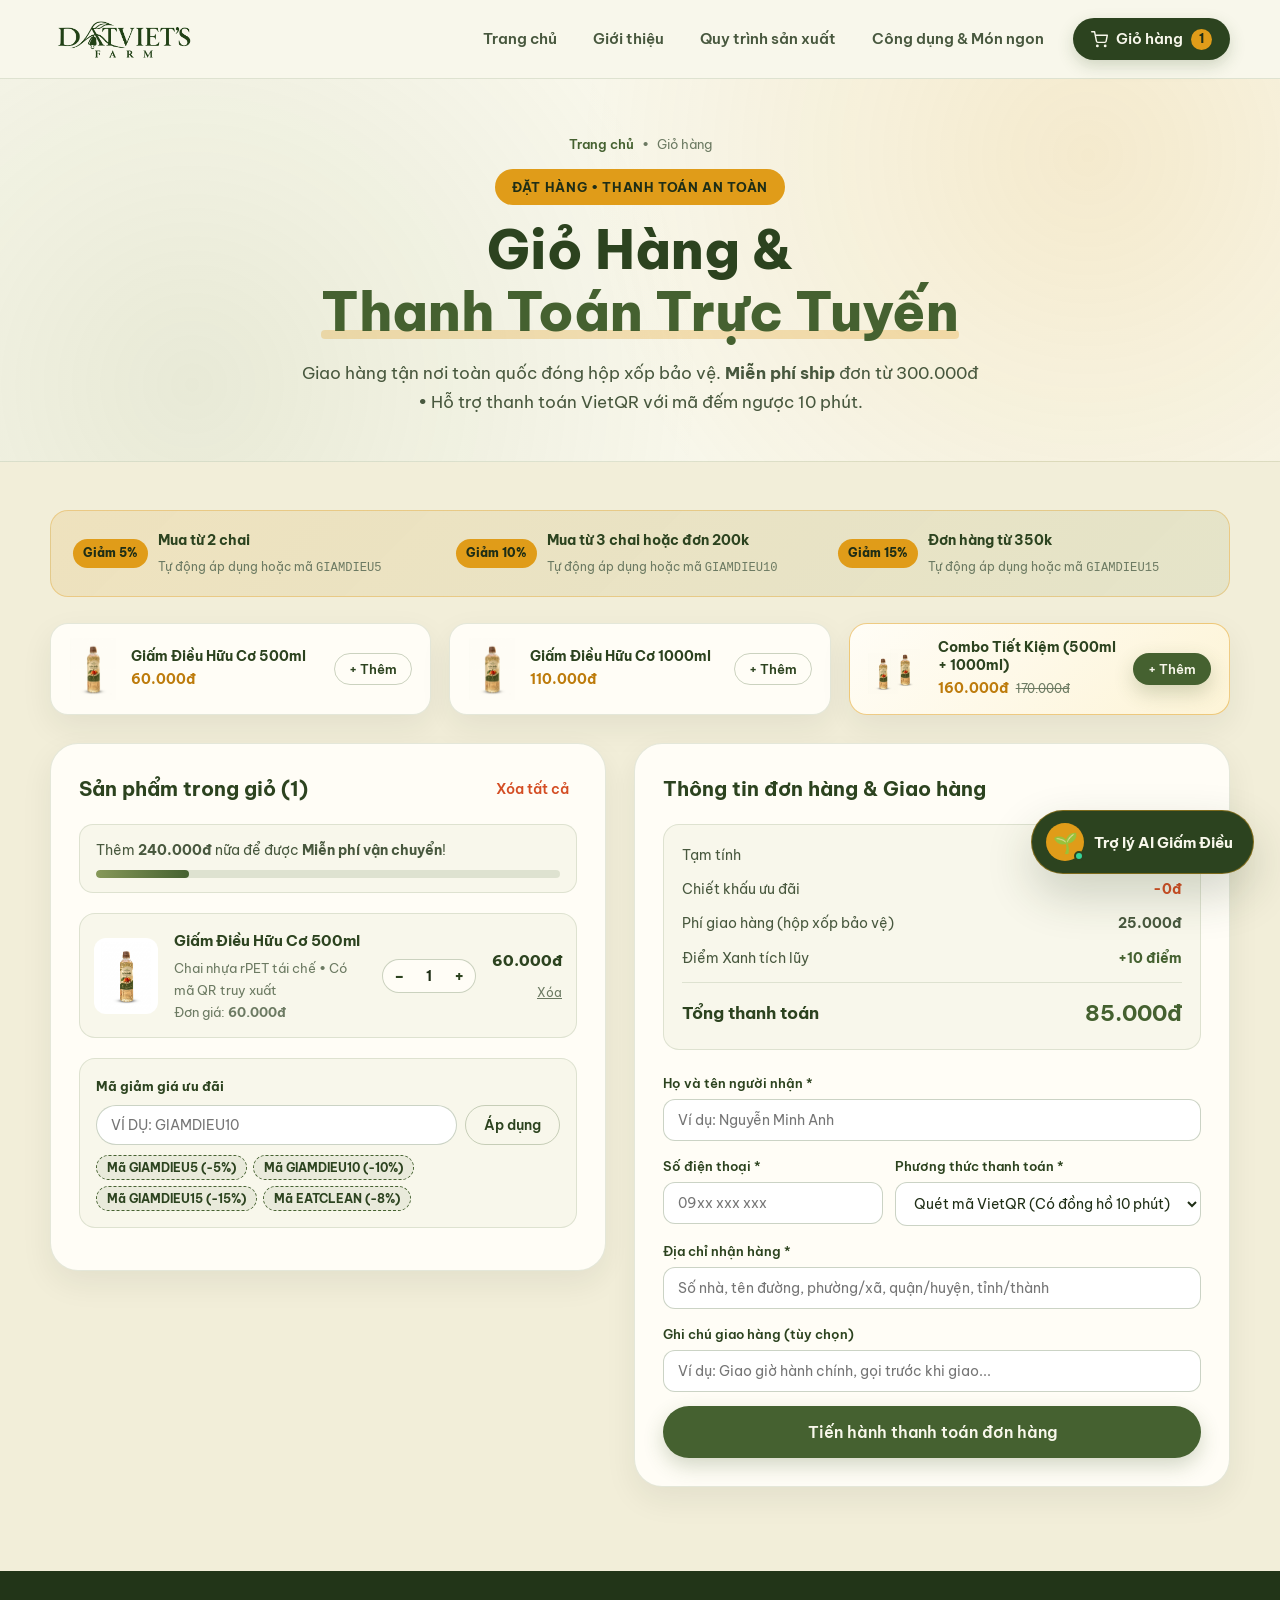
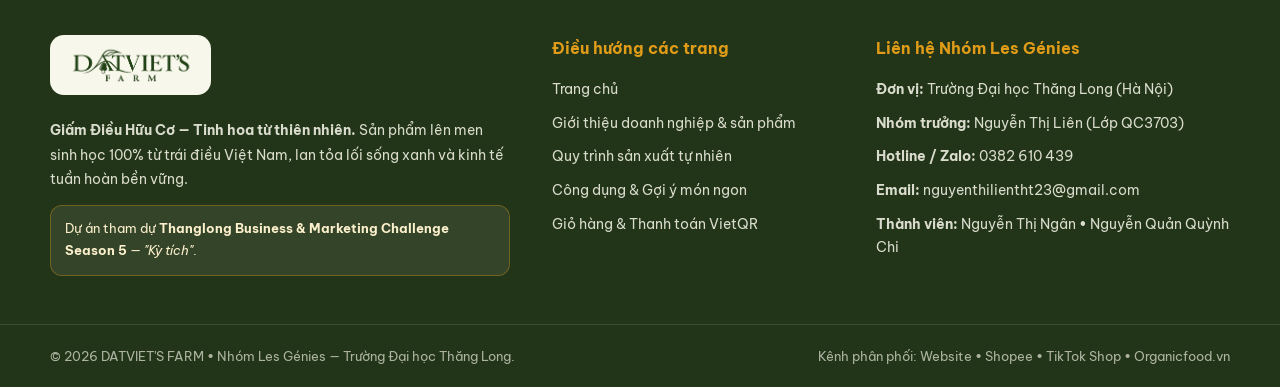
<file: gio-hang.html>
<!DOCTYPE html>
<html lang="vi">
<head>
  <meta charset="UTF-8" />
  <meta name="viewport" content="width=device-width, initial-scale=1.0" />
  <title>Giỏ hàng &amp; Thanh toán — DATVIET'S FARM</title>
  <meta name="description" content="Đặt mua Giấm Điều Hữu Cơ DATVIET'S FARM trực tuyến: hỗ trợ thanh toán COD, chuyển khoản VietQR đếm ngược 10 phút, mã giảm giá mua nhiều và miễn phí giao hàng từ 300.000đ." />

  <link rel="preconnect" href="https://fonts.googleapis.com" />
  <link rel="preconnect" href="https://fonts.gstatic.com" crossorigin />
  <link href="https://fonts.googleapis.com/css2?family=Be+Vietnam+Pro:ital,wght@0,300;0,400;0,500;0,600;0,700;0,800;1,400&family=Cormorant+Garamond:ital,wght@0,500;0,600;0,700;1,500;1,600&display=swap" rel="stylesheet" />

  <link rel="stylesheet" href="styles.css" />
</head>
<body>
  <!-- ================= HEADER ================= -->
  <header class="site-header" id="siteHeader">
    <div class="container header-inner">
      <a href="index.html" class="brand-logo" aria-label="DATVIET'S FARM Trang chủ">
        <img src="images/logo.png" alt="DATVIET'S FARM Logo" class="brand-logo-img" />
      </a>

      <nav class="main-nav" id="mainNav" aria-label="Điều hướng chính">
        <a href="index.html" class="nav-link">Trang chủ</a>
        <a href="gioi-thieu.html" class="nav-link">Giới thiệu</a>
        <a href="quy-trinh.html" class="nav-link">Quy trình sản xuất</a>
        <a href="cong-dung.html" class="nav-link">Công dụng &amp; Món ngon</a>
        <a href="gio-hang.html" class="nav-link nav-cart-pill active" id="headerCartBtn">
          <svg class="icon-cart" viewBox="0 0 24 24" fill="none" stroke="currentColor" stroke-width="2" stroke-linecap="round" stroke-linejoin="round" aria-hidden="true">
            <circle cx="9" cy="21" r="1"></circle>
            <circle cx="20" cy="21" r="1"></circle>
            <path d="M1 1h4l2.68 13.39a2 2 0 0 0 2 1.61h9.72a2 2 0 0 0 2-1.61L23 6H6"></path>
          </svg>
          <span>Giỏ hàng</span>
          <span class="cart-badge" id="headerCartCount">0</span>
        </a>
      </nav>

      <button class="mobile-menu-btn" id="mobileMenuBtn" aria-label="Mở menu" aria-expanded="false">
        <span></span>
        <span></span>
        <span></span>
      </button>
    </div>
  </header>

  <!-- ================= PAGE HERO ================= -->
  <div class="page-hero">
    <div class="container page-hero-inner reveal">
      <div class="breadcrumbs">
        <a href="index.html">Trang chủ</a>
        <span>&bull;</span>
        <span>Giỏ hàng</span>
      </div>
      <div class="section-badge badge-gold">
        <span>Đặt hàng &bull; Thanh toán an toàn</span>
      </div>
      <h1 class="page-main-title">
        Giỏ Hàng &amp; <span class="title-highlight">Thanh Toán Trực Tuyến</span>
      </h1>
      <p class="page-lead">
        Giao hàng tận nơi toàn quốc đóng hộp xốp bảo vệ. <strong>Miễn phí ship</strong> đơn từ 300.000đ &bull; Hỗ trợ thanh toán VietQR với mã đếm ngược 10 phút.
      </p>
    </div>
  </div>

  <!-- ================= MAIN CONTENT ================= -->
  <main>
    <section class="section section-warm" style="padding-top:48px;">
      <div class="container">
        <!-- Volume Discount Tier Banner -->
        <div class="volume-discount-banner reveal">
          <div class="discount-tier-item">
            <span class="tier-badge">Giảm 5%</span>
            <div class="tier-text">
              <strong>Mua từ 2 chai</strong>
              <span>Tự động áp dụng hoặc mã <code>GIAMDIEU5</code></span>
            </div>
          </div>
          <div class="discount-tier-item">
            <span class="tier-badge">Giảm 10%</span>
            <div class="tier-text">
              <strong>Mua từ 3 chai hoặc đơn 200k</strong>
              <span>Tự động áp dụng hoặc mã <code>GIAMDIEU10</code></span>
            </div>
          </div>
          <div class="discount-tier-item">
            <span class="tier-badge">Giảm 15%</span>
            <div class="tier-text">
              <strong>Đơn hàng từ 350k</strong>
              <span>Tự động áp dụng hoặc mã <code>GIAMDIEU15</code></span>
            </div>
          </div>
        </div>

        <!-- Quick shop strip -->
        <div class="quick-shop-strip reveal">
          <div class="quick-shop-card">
            <img src="images/500ml.webp" alt="Giấm Điều 500ml" />
            <div class="quick-shop-info">
              <strong>Giấm Điều Hữu Cơ 500ml</strong>
              <span>60.000đ</span>
            </div>
            <button class="btn btn-outline btn-xs add-to-cart-btn" data-id="giam-500">+ Thêm</button>
          </div>

          <div class="quick-shop-card">
            <img src="images/1000ml.webp" alt="Giấm Điều 1000ml" />
            <div class="quick-shop-info">
              <strong>Giấm Điều Hữu Cơ 1000ml</strong>
              <span>110.000đ</span>
            </div>
            <button class="btn btn-outline btn-xs add-to-cart-btn" data-id="giam-1000">+ Thêm</button>
          </div>

          <div class="quick-shop-card quick-shop-combo">
            <div class="combo-thumbs">
              <img src="images/500ml.webp" alt="500ml" />
              <img src="images/1000ml.webp" alt="1000ml" />
            </div>
            <div class="quick-shop-info">
              <strong>Combo Tiết Kiệm (500ml + 1000ml)</strong>
              <span>160.000đ <del>170.000đ</del></span>
            </div>
            <button class="btn btn-primary btn-xs add-to-cart-btn" data-id="combo-xanh">+ Thêm</button>
          </div>
        </div>

        <!-- Cart Layout -->
        <div class="cart-layout reveal">
          <!-- Left: Cart Items & Coupon -->
          <div class="cart-panel">
            <div class="cart-panel-head">
              <h3>Sản phẩm trong giỏ (<span id="cartItemTotalCount">0</span>)</h3>
              <button type="button" class="btn-text-danger" id="clearCartBtn">Xóa tất cả</button>
            </div>

            <!-- Free shipping bar -->
            <div class="shipping-progress-box">
              <div class="shipping-text" id="shippingProgressText">
                Thêm vào giỏ để nhận ưu đãi <strong>Miễn phí vận chuyển</strong>!
              </div>
              <div class="progress-track">
                <div class="progress-fill" id="shippingProgressBar" style="width: 0%;"></div>
              </div>
            </div>

            <!-- Items container -->
            <div class="cart-items-list" id="cartItemsList">
              <!-- Rendered via script.js -->
            </div>

            <!-- Empty cart state -->
            <div class="cart-empty" id="cartEmptyState" hidden>
              <p>Giỏ hàng của bạn đang trống. Hãy chọn sản phẩm ở thanh gợi ý phía trên nhé!</p>
            </div>

            <!-- Coupon Code Form -->
            <div class="coupon-box">
              <label for="couponInput">Mã giảm giá ưu đãi</label>
              <form id="couponForm" class="coupon-input-group">
                <input type="text" id="couponInput" placeholder="Ví dụ: GIAMDIEU10" />
                <button type="submit" class="btn btn-outline btn-sm">Áp dụng</button>
              </form>
              <div class="coupon-tags">
                <button type="button" class="coupon-tag-btn" data-code="GIAMDIEU5">Mã GIAMDIEU5 (-5%)</button>
                <button type="button" class="coupon-tag-btn" data-code="GIAMDIEU10">Mã GIAMDIEU10 (-10%)</button>
                <button type="button" class="coupon-tag-btn" data-code="GIAMDIEU15">Mã GIAMDIEU15 (-15%)</button>
                <button type="button" class="coupon-tag-btn" data-code="EATCLEAN">Mã EATCLEAN (-8%)</button>
              </div>
            </div>
          </div>

          <!-- Right: Summary & Checkout Form -->
          <aside class="checkout-panel">
            <h3>Thông tin đơn hàng &amp; Giao hàng</h3>

            <div class="summary-rows">
              <div class="summary-row">
                <span>Tạm tính</span>
                <strong id="summarySubtotal">0đ</strong>
              </div>
              <div class="summary-row discount-row" id="summaryDiscountRow" hidden>
                <span id="summaryDiscountLabel">Chiết khấu ưu đãi</span>
                <strong id="summaryDiscount">-0đ</strong>
              </div>
              <div class="summary-row">
                <span>Phí giao hàng (hộp xốp bảo vệ)</span>
                <strong id="summaryShipping">25.000đ</strong>
              </div>
              <div class="summary-row green-points-row">
                <span>Điểm Xanh tích lũy</span>
                <strong id="summaryPoints">+0 điểm</strong>
              </div>
              <div class="summary-divider"></div>
              <div class="summary-row total-row">
                <span>Tổng thanh toán</span>
                <strong id="summaryTotal">0đ</strong>
              </div>
            </div>

            <form id="checkoutForm" class="checkout-form" novalidate>
              <div class="form-group">
                <label for="customerName">Họ và tên người nhận *</label>
                <input type="text" id="customerName" name="customerName" placeholder="Ví dụ: Nguyễn Minh Anh" required />
              </div>

              <div class="form-row-2">
                <div class="form-group">
                  <label for="customerPhone">Số điện thoại *</label>
                  <input type="tel" id="customerPhone" name="customerPhone" placeholder="09xx xxx xxx" required />
                </div>
                <div class="form-group">
                  <label for="paymentMethod">Phương thức thanh toán *</label>
                  <select id="paymentMethod" name="paymentMethod">
                    <option value="QR">Quét mã VietQR (Có đồng hồ 10 phút)</option>
                    <option value="COD">Thanh toán khi nhận hàng (COD)</option>
                  </select>
                </div>
              </div>

              <div class="form-group">
                <label for="customerAddress">Địa chỉ nhận hàng *</label>
                <input type="text" id="customerAddress" name="customerAddress" placeholder="Số nhà, tên đường, phường/xã, quận/huyện, tỉnh/thành" required />
              </div>

              <div class="form-group">
                <label for="customerNote">Ghi chú giao hàng (tùy chọn)</label>
                <input type="text" id="customerNote" name="customerNote" placeholder="Ví dụ: Giao giờ hành chính, gọi trước khi giao..." />
              </div>

              <button type="submit" class="btn btn-primary btn-full" id="placeOrderBtn">
                Tiến hành thanh toán đơn hàng
              </button>
            </form>
          </aside>
        </div>
      </div>
    </section>
  </main>

  <!-- ================= FOOTER ================= -->
  <footer class="site-footer">
    <div class="container footer-grid">
      <div class="footer-brand">
        <div class="footer-logo-box">
          <img src="images/logo.png" alt="DATVIET'S FARM" />
        </div>
        <p class="footer-tagline">
          <strong>Giấm Điều Hữu Cơ — Tinh hoa từ thiên nhiên.</strong> Sản phẩm lên men sinh học 100% từ trái điều Việt Nam, lan tỏa lối sống xanh và kinh tế tuần hoàn bền vững.
        </p>
        <div class="footer-competition">
          Dự án tham dự <strong>Thanglong Business &amp; Marketing Challenge Season 5</strong> — <em>"Kỳ tích"</em>.
        </div>
      </div>

      <div class="footer-col">
        <h4>Điều hướng các trang</h4>
        <ul>
          <li><a href="index.html">Trang chủ</a></li>
          <li><a href="gioi-thieu.html">Giới thiệu doanh nghiệp &amp; sản phẩm</a></li>
          <li><a href="quy-trinh.html">Quy trình sản xuất tự nhiên</a></li>
          <li><a href="cong-dung.html">Công dụng &amp; Gợi ý món ngon</a></li>
          <li><a href="gio-hang.html">Giỏ hàng &amp; Thanh toán VietQR</a></li>
        </ul>
      </div>

      <div class="footer-col">
        <h4>Liên hệ Nhóm Les Génies</h4>
        <ul class="contact-list">
          <li><strong>Đơn vị:</strong> Trường Đại học Thăng Long (Hà Nội)</li>
          <li><strong>Nhóm trưởng:</strong> Nguyễn Thị Liên (Lớp QC3703)</li>
          <li><strong>Hotline / Zalo:</strong> <a href="tel:0382610439">0382 610 439</a></li>
          <li><strong>Email:</strong> <a href="mailto:nguyenthilientht23@gmail.com">nguyenthilientht23@gmail.com</a></li>
          <li><strong>Thành viên:</strong> Nguyễn Thị Ngân &bull; Nguyễn Quản Quỳnh Chi</li>
        </ul>
      </div>
    </div>

    <div class="footer-bottom">
      <div class="container footer-bottom-inner">
        <span>&copy; 2026 DATVIET'S FARM &bull; Nhóm Les Génies — Trường Đại học Thăng Long.</span>
        <span>Kênh phân phối: Website &bull; Shopee &bull; TikTok Shop &bull; Organicfood.vn</span>
      </div>
    </div>
  </footer>

  <script src="script.js"></script>
</body>
</html>
</file>
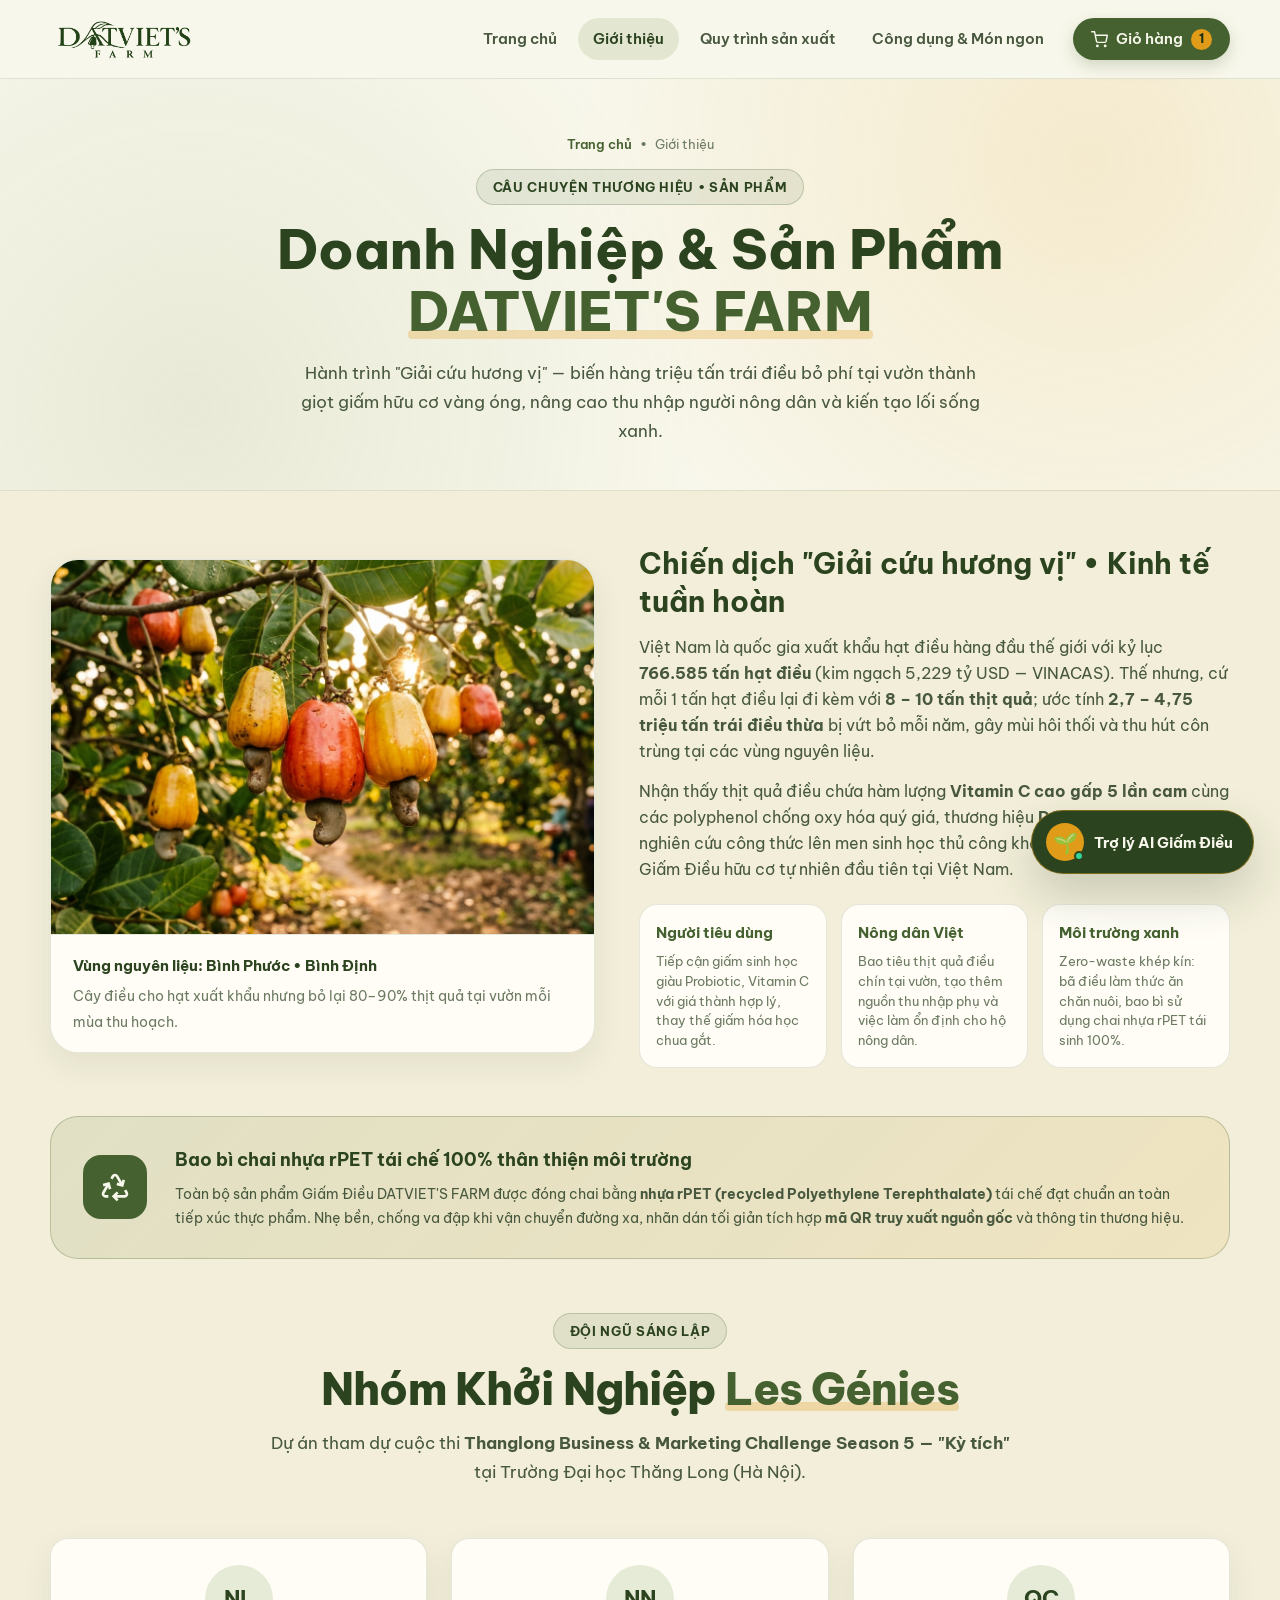
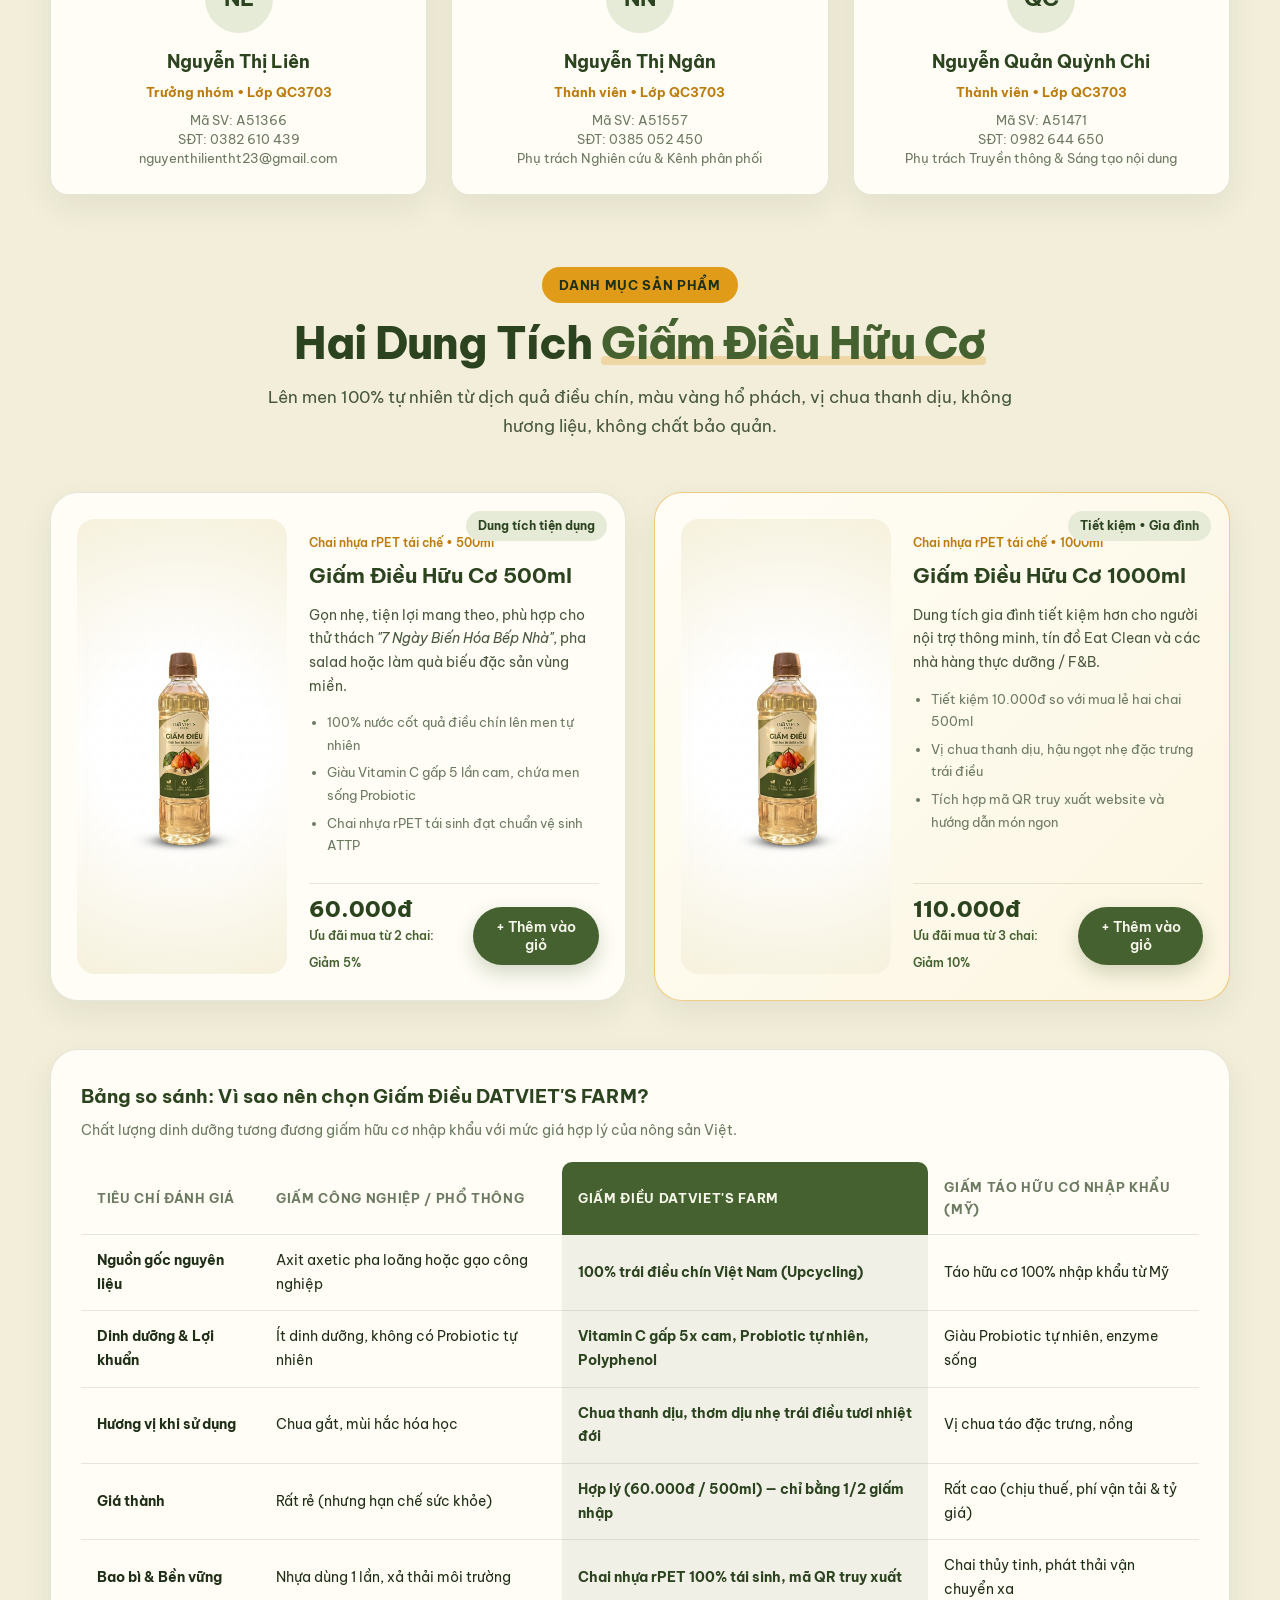
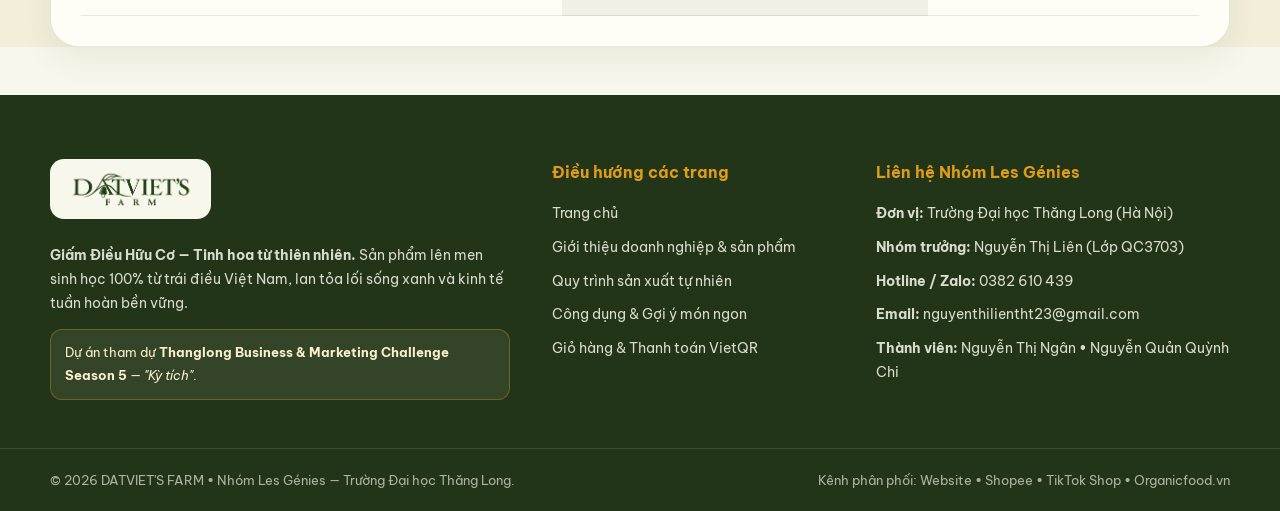
<file: gioi-thieu.html>
<!DOCTYPE html>
<html lang="vi">
<head>
  <meta charset="UTF-8" />
  <meta name="viewport" content="width=device-width, initial-scale=1.0" />
  <title>Giới thiệu Doanh nghiệp &amp; Sản phẩm — DATVIET'S FARM</title>
  <meta name="description" content="Khám phá hành trình tái sinh phụ phẩm nông nghiệp từ trái điều thừa Việt Nam thành dòng Giấm Điều hữu cơ của nhóm Les Génies (ĐH Thăng Long) tại Thanglong Business & Marketing Challenge Season 5 - Kỳ tích." />

  <link rel="preconnect" href="https://fonts.googleapis.com" />
  <link rel="preconnect" href="https://fonts.gstatic.com" crossorigin />
  <link href="https://fonts.googleapis.com/css2?family=Be+Vietnam+Pro:ital,wght@0,300;0,400;0,500;0,600;0,700;0,800;1,400&family=Cormorant+Garamond:ital,wght@0,500;0,600;0,700;1,500;1,600&display=swap" rel="stylesheet" />

  <link rel="stylesheet" href="styles.css" />
</head>
<body>
  <!-- ================= HEADER ================= -->
  <header class="site-header" id="siteHeader">
    <div class="container header-inner">
      <a href="index.html" class="brand-logo" aria-label="DATVIET'S FARM Trang chủ">
        <img src="images/logo.png" alt="DATVIET'S FARM Logo" class="brand-logo-img" />
      </a>

      <nav class="main-nav" id="mainNav" aria-label="Điều hướng chính">
        <a href="index.html" class="nav-link">Trang chủ</a>
        <a href="gioi-thieu.html" class="nav-link active">Giới thiệu</a>
        <a href="quy-trinh.html" class="nav-link">Quy trình sản xuất</a>
        <a href="cong-dung.html" class="nav-link">Công dụng &amp; Món ngon</a>
        <a href="gio-hang.html" class="nav-link nav-cart-pill" id="headerCartBtn">
          <svg class="icon-cart" viewBox="0 0 24 24" fill="none" stroke="currentColor" stroke-width="2" stroke-linecap="round" stroke-linejoin="round" aria-hidden="true">
            <circle cx="9" cy="21" r="1"></circle>
            <circle cx="20" cy="21" r="1"></circle>
            <path d="M1 1h4l2.68 13.39a2 2 0 0 0 2 1.61h9.72a2 2 0 0 0 2-1.61L23 6H6"></path>
          </svg>
          <span>Giỏ hàng</span>
          <span class="cart-badge" id="headerCartCount">0</span>
        </a>
      </nav>

      <button class="mobile-menu-btn" id="mobileMenuBtn" aria-label="Mở menu" aria-expanded="false">
        <span></span>
        <span></span>
        <span></span>
      </button>
    </div>
  </header>

  <!-- ================= PAGE HERO ================= -->
  <div class="page-hero">
    <div class="container page-hero-inner reveal">
      <div class="breadcrumbs">
        <a href="index.html">Trang chủ</a>
        <span>&bull;</span>
        <span>Giới thiệu</span>
      </div>
      <div class="section-badge">
        <span>Câu chuyện thương hiệu &bull; Sản phẩm</span>
      </div>
      <h1 class="page-main-title">
        Doanh Nghiệp &amp; Sản Phẩm <span class="title-highlight">DATVIET'S FARM</span>
      </h1>
      <p class="page-lead">
        Hành trình "Giải cứu hương vị" — biến hàng triệu tấn trái điều bỏ phí tại vườn thành giọt giấm hữu cơ vàng óng, nâng cao thu nhập người nông dân và kiến tạo lối sống xanh.
      </p>
    </div>
  </div>

  <!-- ================= MAIN CONTENT ================= -->
  <main>
    <!-- DOANH NGHIỆP & CÂU CHUYỆN -->
    <section class="section section-warm" style="padding-top:54px;">
      <div class="container">
        <div class="about-grid reveal">
          <div class="about-media">
            <div class="editorial-frame">
              <img src="images/cashew-orchard.jpg" alt="Vườn điều Bình Phước" />
              <div class="frame-caption">
                <strong>Vùng nguyên liệu: Bình Phước &bull; Bình Định</strong>
                <span>Cây điều cho hạt xuất khẩu nhưng bỏ lại 80–90% thịt quả tại vườn mỗi mùa thu hoạch.</span>
              </div>
            </div>
          </div>

          <div class="about-content">
            <h2 class="about-heading">Chiến dịch "Giải cứu hương vị" &bull; Kinh tế tuần hoàn</h2>
            <p>
              Việt Nam là quốc gia xuất khẩu hạt điều hàng đầu thế giới với kỷ lục <strong>766.585 tấn hạt điều</strong> (kim ngạch 5,229 tỷ USD — VINACAS). Thế nhưng, cứ mỗi 1 tấn hạt điều lại đi kèm với <strong>8 – 10 tấn thịt quả</strong>; ước tính <strong>2,7 – 4,75 triệu tấn trái điều thừa</strong> bị vứt bỏ mỗi năm, gây mùi hôi thối và thu hút côn trùng tại các vùng nguyên liệu.
            </p>
            <p>
              Nhận thấy thịt quả điều chứa hàm lượng <strong>Vitamin C cao gấp 5 lần cam</strong> cùng các polyphenol chống oxy hóa quý giá, thương hiệu <strong>DATVIET'S FARM</strong> đã nghiên cứu công thức lên men sinh học thủ công khép kín để tạo ra dòng Giấm Điều hữu cơ tự nhiên đầu tiên tại Việt Nam.
            </p>

            <div class="mission-cards">
              <div class="mission-card">
                <h4>Người tiêu dùng</h4>
                <p>Tiếp cận giấm sinh học giàu Probiotic, Vitamin C với giá thành hợp lý, thay thế giấm hóa học chua gắt.</p>
              </div>
              <div class="mission-card">
                <h4>Nông dân Việt</h4>
                <p>Bao tiêu thịt quả điều chín tại vườn, tạo thêm nguồn thu nhập phụ và việc làm ổn định cho hộ nông dân.</p>
              </div>
              <div class="mission-card">
                <h4>Môi trường xanh</h4>
                <p>Zero-waste khép kín: bã điều làm thức ăn chăn nuôi, bao bì sử dụng chai nhựa rPET tái sinh 100%.</p>
              </div>
            </div>
          </div>
        </div>

        <!-- rPET Packaging Highlight -->
        <div class="rpet-banner reveal">
          <div class="rpet-icon-box">
            <svg viewBox="0 0 24 24" fill="none" stroke="currentColor" stroke-width="2"><path d="M7 19H4.815a1.83 1.83 0 0 1-1.57-.881 1.785 1.785 0 0 1-.004-1.784L7.196 9.5"/><path d="M11 19h8.2a1.8 1.8 0 0 0 1.55-.89 1.78 1.78 0 0 0-.01-1.78l-1.14-1.97"/><path d="m14 16-3 3 3 3"/><path d="M8.293 13.596 7.196 9.5 3.1 10.598"/><path d="m9.344 5.811 1.093-1.892A1.83 1.83 0 0 1 11.985 3a1.784 1.784 0 0 1 1.546.888l3.943 6.843"/><path d="m13.378 9.633 4.096 1.098 1.097-4.096"/></svg>
          </div>
          <div class="rpet-content">
            <h4>Bao bì chai nhựa rPET tái chế 100% thân thiện môi trường</h4>
            <p>
              Toàn bộ sản phẩm Giấm Điều DATVIET'S FARM được đóng chai bằng <strong>nhựa rPET (recycled Polyethylene Terephthalate)</strong> tái chế đạt chuẩn an toàn tiếp xúc thực phẩm. Nhẹ bền, chống va đập khi vận chuyển đường xa, nhãn dán tối giản tích hợp <strong>mã QR truy xuất nguồn gốc</strong> và thông tin thương hiệu.
            </p>
          </div>
        </div>

        <!-- THÔNG TIN NHÓM LES GÉNIES & CUỘC THI -->
        <div style="margin-top:54px;" class="reveal">
          <div class="section-header center">
            <div class="section-badge">
              <span>Đội ngũ sáng lập</span>
            </div>
            <h2 class="section-title">Nhóm Khởi Nghiệp <span class="title-highlight">Les Génies</span></h2>
            <p class="section-lead">
              Dự án tham dự cuộc thi <strong>Thanglong Business &amp; Marketing Challenge Season 5 — "Kỳ tích"</strong> tại Trường Đại học Thăng Long (Hà Nội).
            </p>
          </div>

          <div class="team-grid">
            <div class="team-card">
              <div class="team-avatar">NL</div>
              <h4>Nguyễn Thị Liên</h4>
              <span class="team-role">Trưởng nhóm &bull; Lớp QC3703</span>
              <div class="team-meta">
                <div>Mã SV: A51366</div>
                <div>SĐT: 0382 610 439</div>
                <div>nguyenthilientht23@gmail.com</div>
              </div>
            </div>

            <div class="team-card">
              <div class="team-avatar">NN</div>
              <h4>Nguyễn Thị Ngân</h4>
              <span class="team-role">Thành viên &bull; Lớp QC3703</span>
              <div class="team-meta">
                <div>Mã SV: A51557</div>
                <div>SĐT: 0385 052 450</div>
                <div>Phụ trách Nghiên cứu &amp; Kênh phân phối</div>
              </div>
            </div>

            <div class="team-card">
              <div class="team-avatar">QC</div>
              <h4>Nguyễn Quản Quỳnh Chi</h4>
              <span class="team-role">Thành viên &bull; Lớp QC3703</span>
              <div class="team-meta">
                <div>Mã SV: A51471</div>
                <div>SĐT: 0982 644 650</div>
                <div>Phụ trách Truyền thông &amp; Sáng tạo nội dung</div>
              </div>
            </div>
          </div>
        </div>

        <!-- SẢN PHẨM CHI TIẾT -->
        <div style="margin-top:72px;" id="san-pham">
          <div class="section-header center reveal">
            <div class="section-badge badge-gold">
              <span>Danh mục sản phẩm</span>
            </div>
            <h2 class="section-title">Hai Dung Tích <span class="title-highlight">Giấm Điều Hữu Cơ</span></h2>
            <p class="section-lead">
              Lên men 100% tự nhiên từ dịch quả điều chín, màu vàng hổ phách, vị chua thanh dịu, không hương liệu, không chất bảo quản.
            </p>
          </div>

          <div class="product-grid">
            <!-- 500ml -->
            <article class="product-card reveal">
              <div class="product-badge">Dung tích tiện dụng</div>
              <div class="product-img-wrap">
                <img src="images/500ml.webp" alt="Giấm Điều Hữu Cơ 500ml" />
              </div>
              <div class="product-info">
                <div class="product-meta">Chai nhựa rPET tái chế &bull; 500ml</div>
                <h3 class="product-name">Giấm Điều Hữu Cơ 500ml</h3>
                <p class="product-desc">
                  Gọn nhẹ, tiện lợi mang theo, phù hợp cho thử thách <em>"7 Ngày Biến Hóa Bếp Nhà"</em>, pha salad hoặc làm quà biếu đặc sản vùng miền.
                </p>
                <ul class="product-specs">
                  <li>100% nước cốt quả điều chín lên men tự nhiên</li>
                  <li>Giàu Vitamin C gấp 5 lần cam, chứa men sống Probiotic</li>
                  <li>Chai nhựa rPET tái sinh đạt chuẩn vệ sinh ATTP</li>
                </ul>
                <div class="product-footer">
                  <div class="price-box">
                    <span class="price-current">60.000đ</span>
                    <span class="price-sub">Ưu đãi mua từ 2 chai: Giảm 5%</span>
                  </div>
                  <button class="btn btn-primary btn-sm add-to-cart-btn" data-id="giam-500">
                    + Thêm vào giỏ
                  </button>
                </div>
              </div>
            </article>

            <!-- 1000ml -->
            <article class="product-card product-featured reveal">
              <div class="product-badge badge-gold">Tiết kiệm &bull; Gia đình</div>
              <div class="product-img-wrap">
                <img src="images/1000ml.webp" alt="Giấm Điều Hữu Cơ 1000ml" />
              </div>
              <div class="product-info">
                <div class="product-meta">Chai nhựa rPET tái chế &bull; 1000ml</div>
                <h3 class="product-name">Giấm Điều Hữu Cơ 1000ml</h3>
                <p class="product-desc">
                  Dung tích gia đình tiết kiệm hơn cho người nội trợ thông minh, tín đồ Eat Clean và các nhà hàng thực dưỡng / F&amp;B.
                </p>
                <ul class="product-specs">
                  <li>Tiết kiệm 10.000đ so với mua lẻ hai chai 500ml</li>
                  <li>Vị chua thanh dịu, hậu ngọt nhẹ đặc trưng trái điều</li>
                  <li>Tích hợp mã QR truy xuất website và hướng dẫn món ngon</li>
                </ul>
                <div class="product-footer">
                  <div class="price-box">
                    <span class="price-current">110.000đ</span>
                    <span class="price-sub">Ưu đãi mua từ 3 chai: Giảm 10%</span>
                  </div>
                  <button class="btn btn-primary btn-sm add-to-cart-btn" data-id="giam-1000">
                    + Thêm vào giỏ
                  </button>
                </div>
              </div>
            </article>
          </div>

          <!-- Bảng so sánh cạnh tranh -->
          <div class="comparison-wrap reveal">
            <div class="comparison-head">
              <h4>Bảng so sánh: Vì sao nên chọn Giấm Điều DATVIET'S FARM?</h4>
              <p>Chất lượng dinh dưỡng tương đương giấm hữu cơ nhập khẩu với mức giá hợp lý của nông sản Việt.</p>
            </div>
            <div class="table-scroll">
              <table class="compare-table">
                <thead>
                  <tr>
                    <th>Tiêu chí đánh giá</th>
                    <th>Giấm công nghiệp / phổ thông</th>
                    <th class="highlight-col">Giấm Điều DATVIET'S FARM</th>
                    <th>Giấm táo hữu cơ nhập khẩu (Mỹ)</th>
                  </tr>
                </thead>
                <tbody>
                  <tr>
                    <td><strong>Nguồn gốc nguyên liệu</strong></td>
                    <td>Axit axetic pha loãng hoặc gạo công nghiệp</td>
                    <td class="highlight-col"><strong>100% trái điều chín Việt Nam (Upcycling)</strong></td>
                    <td>Táo hữu cơ 100% nhập khẩu từ Mỹ</td>
                  </tr>
                  <tr>
                    <td><strong>Dinh dưỡng &amp; Lợi khuẩn</strong></td>
                    <td>Ít dinh dưỡng, không có Probiotic tự nhiên</td>
                    <td class="highlight-col"><strong>Vitamin C gấp 5x cam, Probiotic tự nhiên, Polyphenol</strong></td>
                    <td>Giàu Probiotic tự nhiên, enzyme sống</td>
                  </tr>
                  <tr>
                    <td><strong>Hương vị khi sử dụng</strong></td>
                    <td>Chua gắt, mùi hắc hóa học</td>
                    <td class="highlight-col"><strong>Chua thanh dịu, thơm dịu nhẹ trái điều tươi nhiệt đới</strong></td>
                    <td>Vị chua táo đặc trưng, nồng</td>
                  </tr>
                  <tr>
                    <td><strong>Giá thành</strong></td>
                    <td>Rất rẻ (nhưng hạn chế sức khỏe)</td>
                    <td class="highlight-col"><strong>Hợp lý (60.000đ / 500ml) — chỉ bằng 1/2 giấm nhập</strong></td>
                    <td>Rất cao (chịu thuế, phí vận tải &amp; tỷ giá)</td>
                  </tr>
                  <tr>
                    <td><strong>Bao bì &amp; Bền vững</strong></td>
                    <td>Nhựa dùng 1 lần, xả thải môi trường</td>
                    <td class="highlight-col"><strong>Chai nhựa rPET 100% tái sinh, mã QR truy xuất</strong></td>
                    <td>Chai thủy tinh, phát thải vận chuyển xa</td>
                  </tr>
                </tbody>
              </table>
            </div>
          </div>
        </div>
      </div>
    </section>
  </main>

  <!-- ================= FOOTER ================= -->
  <footer class="site-footer">
    <div class="container footer-grid">
      <div class="footer-brand">
        <div class="footer-logo-box">
          <img src="images/logo.png" alt="DATVIET'S FARM" />
        </div>
        <p class="footer-tagline">
          <strong>Giấm Điều Hữu Cơ — Tinh hoa từ thiên nhiên.</strong> Sản phẩm lên men sinh học 100% từ trái điều Việt Nam, lan tỏa lối sống xanh và kinh tế tuần hoàn bền vững.
        </p>
        <div class="footer-competition">
          Dự án tham dự <strong>Thanglong Business &amp; Marketing Challenge Season 5</strong> — <em>"Kỳ tích"</em>.
        </div>
      </div>

      <div class="footer-col">
        <h4>Điều hướng các trang</h4>
        <ul>
          <li><a href="index.html">Trang chủ</a></li>
          <li><a href="gioi-thieu.html">Giới thiệu doanh nghiệp &amp; sản phẩm</a></li>
          <li><a href="quy-trinh.html">Quy trình sản xuất tự nhiên</a></li>
          <li><a href="cong-dung.html">Công dụng &amp; Gợi ý món ngon</a></li>
          <li><a href="gio-hang.html">Giỏ hàng &amp; Thanh toán VietQR</a></li>
        </ul>
      </div>

      <div class="footer-col">
        <h4>Liên hệ Nhóm Les Génies</h4>
        <ul class="contact-list">
          <li><strong>Đơn vị:</strong> Trường Đại học Thăng Long (Hà Nội)</li>
          <li><strong>Nhóm trưởng:</strong> Nguyễn Thị Liên (Lớp QC3703)</li>
          <li><strong>Hotline / Zalo:</strong> <a href="tel:0382610439">0382 610 439</a></li>
          <li><strong>Email:</strong> <a href="mailto:nguyenthilientht23@gmail.com">nguyenthilientht23@gmail.com</a></li>
          <li><strong>Thành viên:</strong> Nguyễn Thị Ngân &bull; Nguyễn Quản Quỳnh Chi</li>
        </ul>
      </div>
    </div>

    <div class="footer-bottom">
      <div class="container footer-bottom-inner">
        <span>&copy; 2026 DATVIET'S FARM &bull; Nhóm Les Génies — Trường Đại học Thăng Long.</span>
        <span>Kênh phân phối: Website &bull; Shopee &bull; TikTok Shop &bull; Organicfood.vn</span>
      </div>
    </div>
  </footer>

  <script src="script.js"></script>
</body>
</html>
</file>
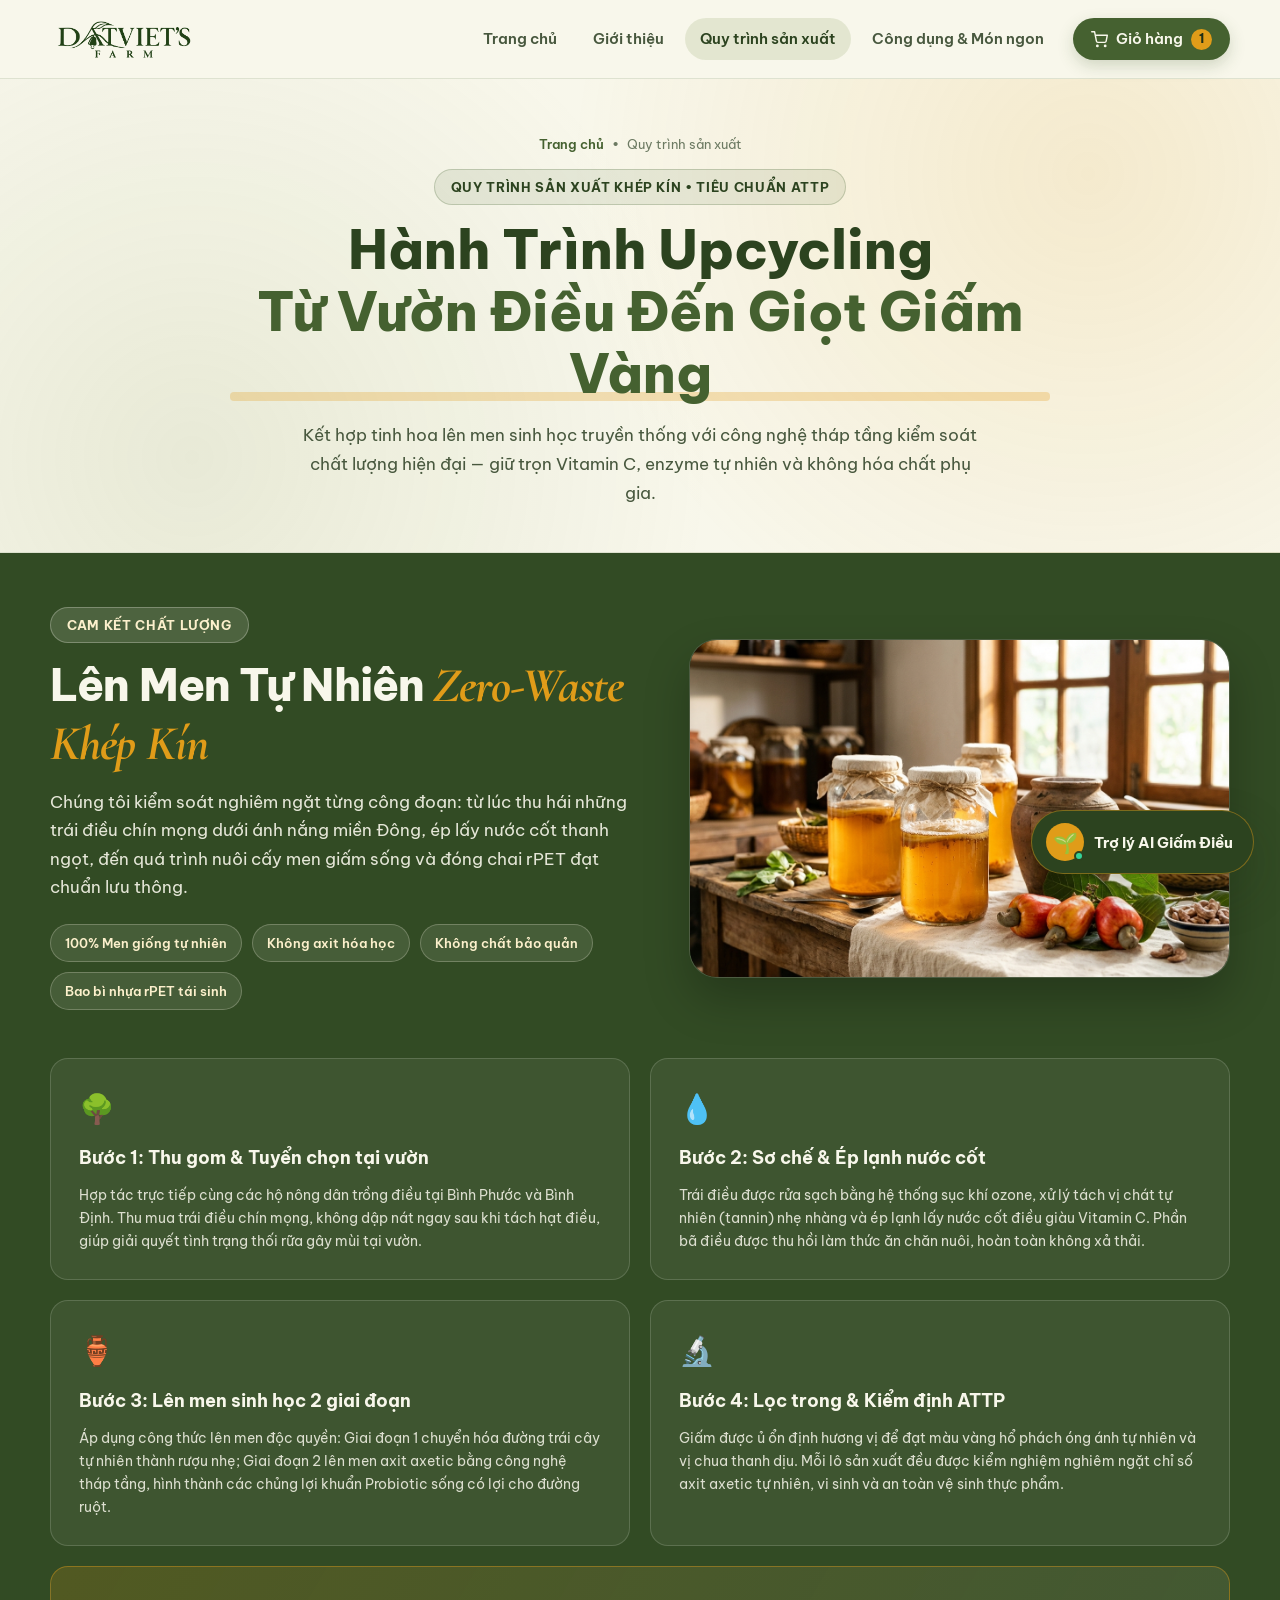
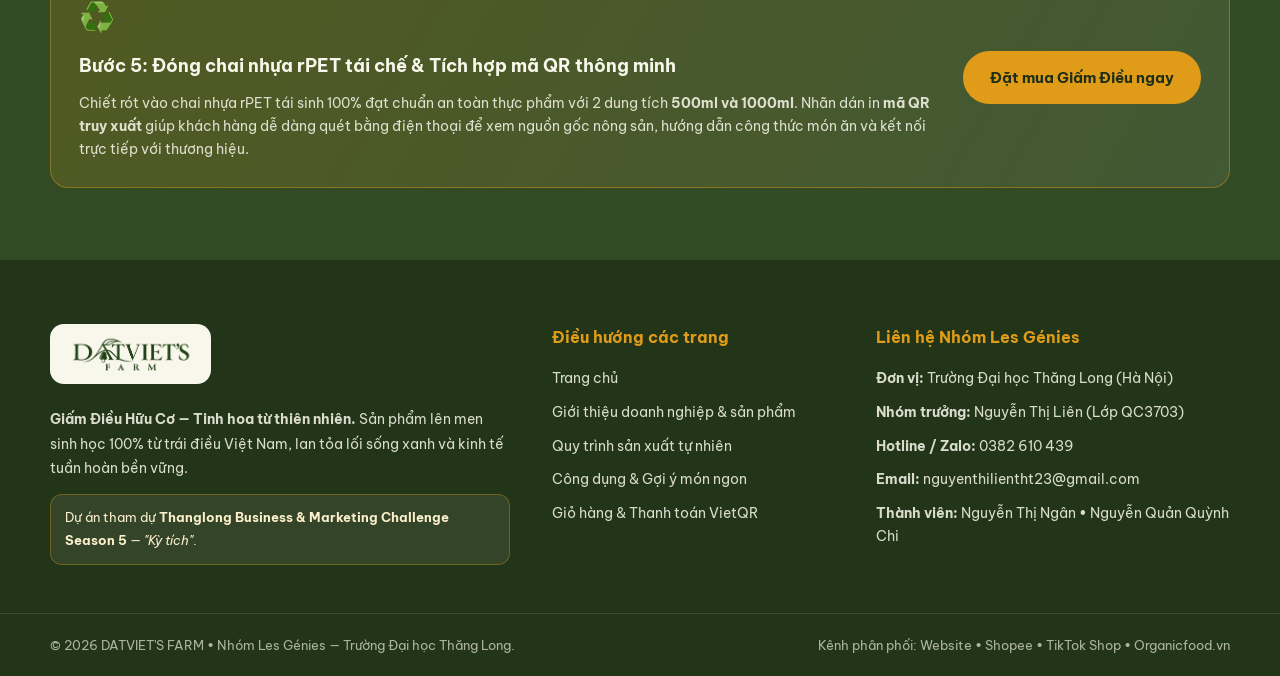
<file: quy-trinh.html>
<!DOCTYPE html>
<html lang="vi">
<head>
  <meta charset="UTF-8" />
  <meta name="viewport" content="width=device-width, initial-scale=1.0" />
  <title>Quy trình sản xuất Giấm Điều Hữu Cơ — DATVIET'S FARM</title>
  <meta name="description" content="Khám phá quy trình 5 bước lên men sinh học tự nhiên khép kín của Giấm Điều DATVIET'S FARM: từ trái điều chín tại vườn Bình Phước đến chai nhựa rPET tái chế an toàn." />

  <link rel="preconnect" href="https://fonts.googleapis.com" />
  <link rel="preconnect" href="https://fonts.gstatic.com" crossorigin />
  <link href="https://fonts.googleapis.com/css2?family=Be+Vietnam+Pro:ital,wght@0,300;0,400;0,500;0,600;0,700;0,800;1,400&family=Cormorant+Garamond:ital,wght@0,500;0,600;0,700;1,500;1,600&display=swap" rel="stylesheet" />

  <link rel="stylesheet" href="styles.css" />
</head>
<body>
  <!-- ================= HEADER ================= -->
  <header class="site-header" id="siteHeader">
    <div class="container header-inner">
      <a href="index.html" class="brand-logo" aria-label="DATVIET'S FARM Trang chủ">
        <img src="images/logo.png" alt="DATVIET'S FARM Logo" class="brand-logo-img" />
      </a>

      <nav class="main-nav" id="mainNav" aria-label="Điều hướng chính">
        <a href="index.html" class="nav-link">Trang chủ</a>
        <a href="gioi-thieu.html" class="nav-link">Giới thiệu</a>
        <a href="quy-trinh.html" class="nav-link active">Quy trình sản xuất</a>
        <a href="cong-dung.html" class="nav-link">Công dụng &amp; Món ngon</a>
        <a href="gio-hang.html" class="nav-link nav-cart-pill" id="headerCartBtn">
          <svg class="icon-cart" viewBox="0 0 24 24" fill="none" stroke="currentColor" stroke-width="2" stroke-linecap="round" stroke-linejoin="round" aria-hidden="true">
            <circle cx="9" cy="21" r="1"></circle>
            <circle cx="20" cy="21" r="1"></circle>
            <path d="M1 1h4l2.68 13.39a2 2 0 0 0 2 1.61h9.72a2 2 0 0 0 2-1.61L23 6H6"></path>
          </svg>
          <span>Giỏ hàng</span>
          <span class="cart-badge" id="headerCartCount">0</span>
        </a>
      </nav>

      <button class="mobile-menu-btn" id="mobileMenuBtn" aria-label="Mở menu" aria-expanded="false">
        <span></span>
        <span></span>
        <span></span>
      </button>
    </div>
  </header>

  <!-- ================= PAGE HERO ================= -->
  <div class="page-hero">
    <div class="container page-hero-inner reveal">
      <div class="breadcrumbs">
        <a href="index.html">Trang chủ</a>
        <span>&bull;</span>
        <span>Quy trình sản xuất</span>
      </div>
      <div class="section-badge">
        <span>Quy trình sản xuất khép kín &bull; Tiêu chuẩn ATTP</span>
      </div>
      <h1 class="page-main-title">
        Hành Trình Upcycling <span class="title-highlight">Từ Vườn Điều Đến Giọt Giấm Vàng</span>
      </h1>
      <p class="page-lead">
        Kết hợp tinh hoa lên men sinh học truyền thống với công nghệ tháp tầng kiểm soát chất lượng hiện đại — giữ trọn Vitamin C, enzyme tự nhiên và không hóa chất phụ gia.
      </p>
    </div>
  </div>

  <!-- ================= MAIN CONTENT ================= -->
  <main>
    <section class="section section-green" style="padding-top:54px;padding-bottom:72px;">
      <div class="container">
        <div class="process-intro reveal">
          <div class="process-intro-copy">
            <div class="section-badge badge-light">
              <span>Cam kết chất lượng</span>
            </div>
            <h2 class="section-title title-light">Lên Men Tự Nhiên <span class="serif-accent-gold">Zero-Waste Khép Kín</span></h2>
            <p class="section-lead lead-light">
              Chúng tôi kiểm soát nghiêm ngặt từng công đoạn: từ lúc thu hái những trái điều chín mọng dưới ánh nắng miền Đông, ép lấy nước cốt thanh ngọt, đến quá trình nuôi cấy men giấm sống và đóng chai rPET đạt chuẩn lưu thông.
            </p>
            <div class="process-badges">
              <span>100% Men giống tự nhiên</span>
              <span>Không axit hóa học</span>
              <span>Không chất bảo quản</span>
              <span>Bao bì nhựa rPET tái sinh</span>
            </div>
          </div>

          <div class="process-intro-media">
            <img src="images/fermentation.jpg" alt="Ủ giấm điều trong hũ thủy tinh truyền thống" />
          </div>
        </div>

        <!-- 5 STEPS TIMELINE -->
        <div class="steps-grid">
          <article class="step-card reveal">
            <span class="step-icon-badge">🌳</span>
            <h3 class="step-title">Bước 1: Thu gom &amp; Tuyển chọn tại vườn</h3>
            <p class="step-desc">
              Hợp tác trực tiếp cùng các hộ nông dân trồng điều tại Bình Phước và Bình Định. Thu mua trái điều chín mọng, không dập nát ngay sau khi tách hạt điều, giúp giải quyết tình trạng thối rữa gây mùi tại vườn.
            </p>
          </article>

          <article class="step-card reveal">
            <span class="step-icon-badge">💧</span>
            <h3 class="step-title">Bước 2: Sơ chế &amp; Ép lạnh nước cốt</h3>
            <p class="step-desc">
              Trái điều được rửa sạch bằng hệ thống sục khí ozone, xử lý tách vị chát tự nhiên (tannin) nhẹ nhàng và ép lạnh lấy nước cốt điều giàu Vitamin C. Phần bã điều được thu hồi làm thức ăn chăn nuôi, hoàn toàn không xả thải.
            </p>
          </article>

          <article class="step-card reveal">
            <span class="step-icon-badge">🏺</span>
            <h3 class="step-title">Bước 3: Lên men sinh học 2 giai đoạn</h3>
            <p class="step-desc">
              Áp dụng công thức lên men độc quyền: Giai đoạn 1 chuyển hóa đường trái cây tự nhiên thành rượu nhẹ; Giai đoạn 2 lên men axit axetic bằng công nghệ tháp tầng, hình thành các chủng lợi khuẩn Probiotic sống có lợi cho đường ruột.
            </p>
          </article>

          <article class="step-card reveal">
            <span class="step-icon-badge">🔬</span>
            <h3 class="step-title">Bước 4: Lọc trong &amp; Kiểm định ATTP</h3>
            <p class="step-desc">
              Giấm được ủ ổn định hương vị để đạt màu vàng hổ phách óng ánh tự nhiên và vị chua thanh dịu. Mỗi lô sản xuất đều được kiểm nghiệm nghiêm ngặt chỉ số axit axetic tự nhiên, vi sinh và an toàn vệ sinh thực phẩm.
            </p>
          </article>

          <article class="step-card step-card-wide reveal">
            <div class="step-wide-body">
              <div>
                <span class="step-icon-badge">♻️</span>
                <h3 class="step-title">Bước 5: Đóng chai nhựa rPET tái chế &amp; Tích hợp mã QR thông minh</h3>
                <p class="step-desc">
                  Chiết rót vào chai nhựa rPET tái sinh 100% đạt chuẩn an toàn thực phẩm với 2 dung tích <strong>500ml và 1000ml</strong>. Nhãn dán in <strong>mã QR truy xuất</strong> giúp khách hàng dễ dàng quét bằng điện thoại để xem nguồn gốc nông sản, hướng dẫn công thức món ăn và kết nối trực tiếp với thương hiệu.
                </p>
              </div>
              <div style="flex-shrink:0;">
                <a href="gio-hang.html" class="btn btn-gold">Đặt mua Giấm Điều ngay</a>
              </div>
            </div>
          </article>
        </div>
      </div>
    </section>
  </main>

  <!-- ================= FOOTER ================= -->
  <footer class="site-footer">
    <div class="container footer-grid">
      <div class="footer-brand">
        <div class="footer-logo-box">
          <img src="images/logo.png" alt="DATVIET'S FARM" />
        </div>
        <p class="footer-tagline">
          <strong>Giấm Điều Hữu Cơ — Tinh hoa từ thiên nhiên.</strong> Sản phẩm lên men sinh học 100% từ trái điều Việt Nam, lan tỏa lối sống xanh và kinh tế tuần hoàn bền vững.
        </p>
        <div class="footer-competition">
          Dự án tham dự <strong>Thanglong Business &amp; Marketing Challenge Season 5</strong> — <em>"Kỳ tích"</em>.
        </div>
      </div>

      <div class="footer-col">
        <h4>Điều hướng các trang</h4>
        <ul>
          <li><a href="index.html">Trang chủ</a></li>
          <li><a href="gioi-thieu.html">Giới thiệu doanh nghiệp &amp; sản phẩm</a></li>
          <li><a href="quy-trinh.html">Quy trình sản xuất tự nhiên</a></li>
          <li><a href="cong-dung.html">Công dụng &amp; Gợi ý món ngon</a></li>
          <li><a href="gio-hang.html">Giỏ hàng &amp; Thanh toán VietQR</a></li>
        </ul>
      </div>

      <div class="footer-col">
        <h4>Liên hệ Nhóm Les Génies</h4>
        <ul class="contact-list">
          <li><strong>Đơn vị:</strong> Trường Đại học Thăng Long (Hà Nội)</li>
          <li><strong>Nhóm trưởng:</strong> Nguyễn Thị Liên (Lớp QC3703)</li>
          <li><strong>Hotline / Zalo:</strong> <a href="tel:0382610439">0382 610 439</a></li>
          <li><strong>Email:</strong> <a href="mailto:nguyenthilientht23@gmail.com">nguyenthilientht23@gmail.com</a></li>
          <li><strong>Thành viên:</strong> Nguyễn Thị Ngân &bull; Nguyễn Quản Quỳnh Chi</li>
        </ul>
      </div>
    </div>

    <div class="footer-bottom">
      <div class="container footer-bottom-inner">
        <span>&copy; 2026 DATVIET'S FARM &bull; Nhóm Les Génies — Trường Đại học Thăng Long.</span>
        <span>Kênh phân phối: Website &bull; Shopee &bull; TikTok Shop &bull; Organicfood.vn</span>
      </div>
    </div>
  </footer>

  <script src="script.js"></script>
</body>
</html>
</file>
<file: styles.css>
/* ==========================================================================
   DATVIET'S FARM — GIẤM ĐIỀU HỮU CƠ
   Design System for Multi-Page Website & Interactive Features
   Palette extracted from DATVIET'S FARM Logo and Cashew Vinegar Identity
   ========================================================================== */

:root {
  /* Core Brand Surfaces */
  --bg-cream: #F8F7EB;
  --bg-warm: #F2EED9;
  --bg-card: #FFFDF6;
  --bg-deep-green: #324B24;
  --bg-deep-green-dark: #223518;

  /* Botanical Greens */
  --green-deep: #2C431F;
  --green-primary: #456130;
  --green-sage: #879959;
  --green-soft: #E5EBD6;
  --green-mint: #DDF0CE;

  /* Golden Amber Vinegar & Ripe Cashew Accents */
  --amber-gold: #E09C19;
  --amber-deep: #BD7B0B;
  --amber-soft: #FCF0CC;
  --cashew-coral: #D44E24;
  --cap-brown: #6E472B;

  /* Typography Ink */
  --ink: #1F2E16;
  --ink-secondary: #48583E;
  --ink-muted: #6C7A62;
  --border-subtle: rgba(69, 97, 48, 0.14);
  --border-strong: rgba(69, 97, 48, 0.28);

  /* Fonts */
  --font-serif: 'Cormorant Garamond', Georgia, serif;
  --font-sans: 'Be Vietnam Pro', -apple-system, BlinkMacSystemFont, sans-serif;

  /* Radius & Shadows */
  --radius-sm: 10px;
  --radius-md: 18px;
  --radius-lg: 28px;
  --radius-pill: 999px;
  --shadow-soft: 0 12px 32px rgba(31, 46, 22, 0.07);
  --shadow-hover: 0 18px 42px rgba(31, 46, 22, 0.13);
  --shadow-float: 0 20px 48px rgba(34, 53, 24, 0.2);
  --transition: 0.28s cubic-bezier(0.22, 1, 0.36, 1);
}

/* ================= RESET & BASE ================= */
*, *::before, *::after {
  box-sizing: border-box;
}

html {
  scroll-behavior: smooth;
  scroll-padding-top: 88px;
}

body {
  margin: 0;
  font-family: var(--font-sans);
  background-color: var(--bg-cream);
  color: var(--ink);
  line-height: 1.68;
  font-size: 15.5px;
  -webkit-font-smoothing: antialiased;
  overflow-x: hidden;
}

img {
  max-width: 100%;
  display: block;
}

a {
  color: inherit;
  text-decoration: none;
}

button, input, select, textarea {
  font-family: inherit;
}

.container {
  width: min(1180px, calc(100% - 40px));
  margin-inline: auto;
}

/* ================= TYPOGRAPHY & HIGHLIGHT HEADINGS ================= */
/* Section Badge (Replaces 01, 02, 03, 04 numbers) */
.section-badge {
  display: inline-flex;
  align-items: center;
  gap: 8px;
  padding: 6px 16px;
  border-radius: var(--radius-pill);
  background: rgba(69, 97, 48, 0.1);
  border: 1px solid rgba(69, 97, 48, 0.24);
  color: var(--green-deep);
  font-size: 0.82rem;
  font-weight: 700;
  letter-spacing: 0.05em;
  text-transform: uppercase;
  margin-bottom: 14px;
}

.badge-light {
  background: rgba(248, 247, 235, 0.14);
  border-color: rgba(248, 247, 235, 0.28);
  color: var(--amber-soft);
}

.badge-gold {
  background: var(--amber-gold);
  color: #1F2E16;
  border-color: transparent;
}

.section-header {
  max-width: 760px;
  margin-bottom: 52px;
}

.section-header.center {
  text-align: center;
  margin-inline: auto;
}

.section-title {
  margin: 0 0 14px;
  font-size: clamp(2rem, 3.4vw, 2.85rem);
  line-height: 1.2;
  font-weight: 800;
  color: var(--green-deep);
  letter-spacing: -0.02em;
}

.title-light {
  color: var(--bg-cream);
}

.title-highlight {
  position: relative;
  display: inline-block;
  color: var(--green-primary);
}

.title-highlight::after {
  content: '';
  position: absolute;
  left: 0;
  bottom: 4px;
  width: 100%;
  height: 9px;
  background: rgba(224, 156, 25, 0.28);
  border-radius: 4px;
  z-index: -1;
}

.serif-accent {
  font-family: var(--font-serif);
  font-weight: 700;
  font-style: italic;
  color: var(--green-primary);
  font-size: 1.1em;
}

.serif-accent-gold {
  font-family: var(--font-serif);
  font-weight: 700;
  font-style: italic;
  color: var(--amber-gold);
  font-size: 1.12em;
}

.section-lead {
  margin: 0;
  color: var(--ink-secondary);
  font-size: 1.05rem;
  line-height: 1.7;
}

.lead-light {
  color: rgba(248, 247, 235, 0.9);
}

/* ================= BUTTONS ================= */
.btn {
  display: inline-flex;
  align-items: center;
  justify-content: center;
  gap: 8px;
  padding: 13px 26px;
  border-radius: var(--radius-pill);
  font-weight: 600;
  font-size: 0.94rem;
  cursor: pointer;
  border: 1.5px solid transparent;
  transition: transform var(--transition), background-color var(--transition), box-shadow var(--transition), color var(--transition), border-color var(--transition);
}

.btn svg {
  width: 18px;
  height: 18px;
}

.btn-primary {
  background: var(--green-primary);
  color: var(--bg-cream);
  box-shadow: 0 8px 20px rgba(69, 97, 48, 0.24);
}

.btn-primary:hover {
  background: var(--green-deep);
  transform: translateY(-2px);
  box-shadow: 0 12px 26px rgba(44, 67, 31, 0.3);
}

.btn-outline {
  background: transparent;
  color: var(--green-deep);
  border-color: var(--border-strong);
}

.btn-outline:hover {
  background: var(--green-soft);
  border-color: var(--green-primary);
  transform: translateY(-2px);
}

.btn-gold {
  background: var(--amber-gold);
  color: #1F2E16;
  font-weight: 700;
  white-space: nowrap;
}

.btn-gold:hover {
  background: #F1B02C;
  transform: translateY(-2px);
}

.btn-sm {
  padding: 10px 18px;
  font-size: 0.88rem;
}

.btn-xs {
  padding: 7px 14px;
  font-size: 0.82rem;
}

.btn-full {
  width: 100%;
  padding: 15px 24px;
  font-size: 1rem;
}

.btn-text-danger {
  background: none;
  border: none;
  color: var(--cashew-coral);
  font-size: 0.85rem;
  font-weight: 600;
  cursor: pointer;
  padding: 4px 8px;
  border-radius: 6px;
}

.btn-text-danger:hover {
  background: rgba(212, 78, 36, 0.08);
}

/* ================= HEADER ================= */
.site-header {
  position: sticky;
  top: 0;
  z-index: 100;
  background: rgba(248, 247, 235, 0.94);
  backdrop-filter: blur(14px);
  -webkit-backdrop-filter: blur(14px);
  border-bottom: 1px solid var(--border-subtle);
  transition: box-shadow var(--transition), background-color var(--transition);
}

.site-header.scrolled {
  box-shadow: 0 8px 26px rgba(31, 46, 22, 0.08);
  background: rgba(248, 247, 235, 0.98);
}

.header-inner {
  display: flex;
  align-items: center;
  justify-content: space-between;
  height: 78px;
  gap: 20px;
}

.brand-logo {
  display: inline-flex;
  align-items: center;
  height: 54px;
  flex-shrink: 0;
}

.brand-logo-img {
  height: 50px;
  width: auto;
  max-width: 175px;
  object-fit: contain;
  transition: transform var(--transition);
}

.brand-logo:hover .brand-logo-img {
  transform: scale(1.03);
}

.main-nav {
  display: flex;
  align-items: center;
  gap: 6px;
}

.nav-link {
  padding: 9px 15px;
  border-radius: var(--radius-pill);
  font-size: 0.92rem;
  font-weight: 600;
  color: var(--ink-secondary);
  transition: color var(--transition), background-color var(--transition);
}

.nav-link:hover,
.nav-link.active {
  color: var(--green-deep);
  background: rgba(135, 153, 89, 0.18);
}

.nav-cart-pill {
  margin-left: 8px;
  display: inline-flex;
  align-items: center;
  gap: 8px;
  background: var(--green-primary);
  color: var(--bg-cream) !important;
  padding: 9px 18px;
  box-shadow: 0 6px 16px rgba(69, 97, 48, 0.22);
}

.nav-cart-pill:hover,
.nav-cart-pill.active {
  background: var(--green-deep);
  color: var(--bg-cream) !important;
}

.icon-cart {
  width: 17px;
  height: 17px;
}

.cart-badge {
  min-width: 21px;
  height: 21px;
  padding: 0 6px;
  border-radius: 999px;
  background: var(--amber-gold);
  color: #1F2E16;
  font-size: 0.76rem;
  font-weight: 800;
  display: inline-flex;
  align-items: center;
  justify-content: center;
}

.mobile-menu-btn {
  display: none;
  flex-direction: column;
  justify-content: center;
  gap: 5px;
  width: 42px;
  height: 42px;
  background: transparent;
  border: 1px solid var(--border-strong);
  border-radius: 10px;
  cursor: pointer;
  padding: 8px;
}

.mobile-menu-btn span {
  display: block;
  height: 2px;
  background: var(--green-deep);
  border-radius: 2px;
  transition: transform 0.25s ease, opacity 0.25s ease;
}

/* ================= PAGE HERO (SUBPAGES) ================= */
.page-hero {
  position: relative;
  padding: 54px 0 44px;
  background: radial-gradient(circle at 85% 20%, rgba(224, 156, 25, 0.14), transparent 45%),
              radial-gradient(circle at 15% 80%, rgba(135, 153, 89, 0.14), transparent 45%),
              var(--bg-cream);
  border-bottom: 1px solid var(--border-subtle);
}

.page-hero-inner {
  text-align: center;
  max-width: 820px;
  margin: 0 auto;
}

.breadcrumbs {
  display: flex;
  align-items: center;
  justify-content: center;
  gap: 8px;
  font-size: 0.82rem;
  color: var(--ink-muted);
  margin-bottom: 14px;
}

.breadcrumbs a {
  color: var(--green-primary);
  font-weight: 600;
}

.breadcrumbs a:hover {
  text-decoration: underline;
}

.page-main-title {
  margin: 0 0 16px;
  font-size: clamp(2.3rem, 4.2vw, 3.4rem);
  line-height: 1.15;
  color: var(--green-deep);
  font-weight: 800;
}

.page-lead {
  margin: 0 auto;
  max-width: 680px;
  font-size: 1.08rem;
  color: var(--ink-secondary);
}

/* ================= HERO SECTION (HOMEPAGE) ================= */
.hero-section {
  position: relative;
  padding: 46px 0 0;
  background: radial-gradient(circle at 82% 28%, rgba(224, 156, 25, 0.16), transparent 46%),
              radial-gradient(circle at 12% 72%, rgba(135, 153, 89, 0.14), transparent 42%),
              var(--bg-cream);
}

.hero-grid {
  display: grid;
  grid-template-columns: 1.08fr 0.92fr;
  align-items: center;
  gap: 44px;
  padding-bottom: 44px;
}

.eyebrow-tag {
  display: inline-flex;
  align-items: center;
  gap: 8px;
  padding: 6px 14px;
  border-radius: var(--radius-pill);
  background: rgba(69, 97, 48, 0.09);
  border: 1px solid rgba(69, 97, 48, 0.18);
  color: var(--green-deep);
  font-size: 0.78rem;
  font-weight: 700;
  letter-spacing: 0.08em;
  text-transform: uppercase;
  margin-bottom: 18px;
}

.eyebrow-dot {
  width: 7px;
  height: 7px;
  border-radius: 50%;
  background: var(--amber-gold);
}

.hero-title {
  margin: 0 0 18px;
  display: flex;
  flex-direction: column;
  gap: 4px;
}

.hero-title-brand {
  font-size: clamp(2.6rem, 5vw, 4.2rem);
  font-weight: 800;
  letter-spacing: 0.02em;
  line-height: 1.04;
  color: var(--green-primary);
}

.hero-title-serif {
  font-family: var(--font-serif);
  font-size: clamp(1.7rem, 2.9vw, 2.4rem);
  font-weight: 600;
  font-style: italic;
  line-height: 1.22;
  color: var(--ink);
}

.hero-desc {
  margin: 0 0 28px;
  font-size: 1.02rem;
  color: var(--ink-secondary);
  max-width: 560px;
}

.hero-actions {
  display: flex;
  flex-wrap: wrap;
  gap: 14px;
  margin-bottom: 34px;
}

.hero-pillars {
  display: grid;
  grid-template-columns: repeat(3, 1fr);
  gap: 14px;
  padding-top: 24px;
  border-top: 1px solid var(--border-subtle);
}

.pillar-item {
  display: flex;
  align-items: flex-start;
  gap: 10px;
}

.pillar-icon {
  width: 36px;
  height: 36px;
  flex-shrink: 0;
  border-radius: 10px;
  background: var(--green-soft);
  color: var(--green-primary);
  display: flex;
  align-items: center;
  justify-content: center;
}

.pillar-icon svg {
  width: 19px;
  height: 19px;
}

.pillar-item strong {
  display: block;
  font-size: 0.86rem;
  color: var(--green-deep);
  line-height: 1.25;
}

.pillar-item span {
  font-size: 0.78rem;
  color: var(--ink-muted);
}

/* Hero Bottle Studio Stage */
.bottle-stage {
  position: relative;
  border-radius: var(--radius-lg);
  padding: 34px 24px 26px;
  background: radial-gradient(circle at 50% 44%, #FFFFFF 0%, #FFFDF5 55%, #F2ECCF 100%);
  border: 1px solid rgba(135, 153, 89, 0.28);
  box-shadow: 0 24px 60px rgba(44, 67, 31, 0.11);
  overflow: hidden;
}

.stage-glow {
  position: absolute;
  width: 320px;
  height: 320px;
  border-radius: 50%;
  background: radial-gradient(circle, rgba(224, 156, 25, 0.22), transparent 68%);
  top: 50%;
  left: 50%;
  transform: translate(-50%, -50%);
  pointer-events: none;
}

.stage-wave {
  position: absolute;
  inset: auto 0 0 0;
  height: 92px;
  background: linear-gradient(180deg, rgba(69, 97, 48, 0.08), rgba(69, 97, 48, 0.16));
  border-top-left-radius: 60% 34px;
  border-top-right-radius: 40% 24px;
  pointer-events: none;
}

.bottles-showcase {
  position: relative;
  z-index: 2;
  display: flex;
  align-items: flex-end;
  justify-content: center;
  gap: 8px;
}

.bottle-figure {
  margin: 0;
  text-align: center;
  transition: transform 0.45s cubic-bezier(0.22, 1, 0.36, 1);
}

.bottle-figure:hover {
  transform: translateY(-8px);
}

.bottle-figure img {
  mix-blend-mode: multiply;
  object-fit: contain;
  margin-inline: auto;
}

.bottle-500 img {
  height: 335px;
}

.bottle-1000 img {
  height: 395px;
}

.bottle-figure figcaption {
  margin-top: 8px;
  display: inline-block;
  padding: 5px 13px;
  border-radius: var(--radius-pill);
  background: rgba(255, 253, 246, 0.94);
  border: 1px solid var(--border-subtle);
  font-size: 0.8rem;
  font-weight: 700;
  color: var(--green-deep);
}

.floating-badge {
  position: absolute;
  z-index: 3;
  display: flex;
  align-items: center;
  gap: 10px;
  padding: 10px 14px;
  border-radius: 16px;
  background: rgba(255, 253, 246, 0.94);
  backdrop-filter: blur(8px);
  border: 1px solid rgba(69, 97, 48, 0.18);
  box-shadow: 0 12px 28px rgba(31, 46, 22, 0.1);
}

.badge-top {
  top: 22px;
  left: 20px;
}

.badge-bottom {
  top: 22px;
  right: 20px;
}

.badge-num {
  font-family: var(--font-serif);
  font-size: 1.75rem;
  font-weight: 700;
  line-height: 1;
  color: var(--amber-deep);
}

.badge-text {
  font-size: 0.74rem;
  font-weight: 600;
  line-height: 1.25;
  color: var(--green-deep);
}

/* Wave Separators */
.section-wave {
  line-height: 0;
  margin-top: 32px;
}

.section-wave svg {
  width: 100%;
  height: 64px;
  display: block;
}

/* ================= SECTION LAYOUTS ================= */
.section {
  position: relative;
  padding: 72px 0 0;
}

.section-warm {
  background: var(--bg-warm);
}

.section-cream {
  background: var(--bg-cream);
}

.section-green {
  background: var(--bg-deep-green);
  color: var(--bg-cream);
}

/* ================= SECTION: GIỚI THIỆU ================= */
.about-grid {
  display: grid;
  grid-template-columns: 0.96fr 1.04fr;
  gap: 44px;
  align-items: center;
  margin-bottom: 48px;
}

.editorial-frame {
  position: relative;
  border-radius: var(--radius-lg);
  overflow: hidden;
  box-shadow: var(--shadow-soft);
  border: 1px solid var(--border-subtle);
  background: var(--bg-card);
}

.editorial-frame img {
  width: 100%;
  aspect-ratio: 16 / 11;
  object-fit: cover;
}

.frame-caption {
  padding: 18px 22px;
  background: var(--bg-card);
  border-top: 1px solid var(--border-subtle);
}

.frame-caption strong {
  display: block;
  color: var(--green-deep);
  font-size: 0.96rem;
  margin-bottom: 3px;
}

.frame-caption span {
  font-size: 0.86rem;
  color: var(--ink-muted);
}

.about-heading {
  margin: 0 0 14px;
  font-size: clamp(1.45rem, 2.3vw, 1.95rem);
  line-height: 1.28;
  color: var(--green-deep);
}

.about-content p {
  margin: 0 0 14px;
  color: var(--ink-secondary);
}

.mission-cards {
  display: grid;
  grid-template-columns: repeat(3, 1fr);
  gap: 14px;
  margin-top: 22px;
}

.mission-card {
  padding: 16px;
  border-radius: var(--radius-md);
  background: var(--bg-card);
  border: 1px solid var(--border-subtle);
}

.mission-card h4 {
  margin: 0 0 6px;
  font-size: 0.92rem;
  color: var(--green-primary);
}

.mission-card p {
  margin: 0;
  font-size: 0.82rem;
  line-height: 1.5;
  color: var(--ink-muted);
}

/* Impact Strip */
.impact-strip {
  display: grid;
  grid-template-columns: repeat(4, 1fr);
  gap: 18px;
  padding: 28px 30px;
  border-radius: var(--radius-lg);
  background: var(--bg-deep-green);
  color: var(--bg-cream);
  margin-bottom: 60px;
  box-shadow: var(--shadow-soft);
}

.impact-item {
  text-align: center;
  padding: 6px 10px;
  border-right: 1px solid rgba(248, 247, 235, 0.16);
}

.impact-item:last-child {
  border-right: none;
}

.impact-num {
  display: block;
  font-family: var(--font-serif);
  font-size: clamp(1.9rem, 2.8vw, 2.5rem);
  font-weight: 700;
  color: var(--amber-gold);
  line-height: 1.1;
  margin-bottom: 4px;
}

.impact-label {
  font-size: 0.82rem;
  color: rgba(248, 247, 235, 0.84);
}

/* Team Profile Section */
.team-grid {
  display: grid;
  grid-template-columns: repeat(3, 1fr);
  gap: 24px;
  margin-top: 32px;
}

.team-card {
  padding: 26px 22px;
  border-radius: var(--radius-md);
  background: var(--bg-card);
  border: 1px solid var(--border-subtle);
  box-shadow: var(--shadow-soft);
  text-align: center;
  transition: transform var(--transition);
}

.team-card:hover {
  transform: translateY(-4px);
}

.team-avatar {
  width: 68px;
  height: 68px;
  border-radius: 50%;
  background: var(--green-soft);
  color: var(--green-deep);
  display: flex;
  align-items: center;
  justify-content: center;
  font-size: 1.4rem;
  font-weight: 700;
  margin: 0 auto 14px;
}

.team-card h4 {
  margin: 0 0 4px;
  font-size: 1.1rem;
  color: var(--green-deep);
}

.team-role {
  display: block;
  font-size: 0.82rem;
  color: var(--amber-deep);
  font-weight: 700;
  margin-bottom: 8px;
}

.team-meta {
  font-size: 0.82rem;
  color: var(--ink-muted);
  line-height: 1.45;
}

/* rPET Packaging Highlight Banner */
.rpet-banner {
  display: flex;
  align-items: center;
  gap: 28px;
  padding: 28px 32px;
  border-radius: var(--radius-lg);
  background: linear-gradient(135deg, rgba(135, 153, 89, 0.16), rgba(224, 156, 25, 0.12));
  border: 1.5px solid rgba(69, 97, 48, 0.28);
  margin: 44px 0;
}

.rpet-icon-box {
  width: 64px;
  height: 64px;
  border-radius: 18px;
  background: var(--green-primary);
  color: var(--bg-cream);
  display: flex;
  align-items: center;
  justify-content: center;
  flex-shrink: 0;
}

.rpet-icon-box svg {
  width: 32px;
  height: 32px;
}

.rpet-content h4 {
  margin: 0 0 6px;
  font-size: 1.15rem;
  color: var(--green-deep);
}

.rpet-content p {
  margin: 0;
  font-size: 0.9rem;
  color: var(--ink-secondary);
}

/* Product Cards */
.product-grid {
  display: grid;
  grid-template-columns: repeat(2, 1fr);
  gap: 28px;
  margin-bottom: 48px;
}

.product-card {
  position: relative;
  display: grid;
  grid-template-columns: 0.42fr 0.58fr;
  gap: 22px;
  padding: 26px;
  border-radius: var(--radius-lg);
  background: var(--bg-card);
  border: 1.5px solid var(--border-subtle);
  box-shadow: var(--shadow-soft);
  transition: transform var(--transition), box-shadow var(--transition), border-color var(--transition);
}

.product-card:hover {
  transform: translateY(-4px);
  box-shadow: var(--shadow-hover);
  border-color: var(--green-sage);
}

.product-featured {
  border-color: rgba(224, 156, 25, 0.5);
  background: linear-gradient(135deg, #FFFDF6 0%, #FCF6E1 100%);
}

.product-badge {
  position: absolute;
  top: 18px;
  right: 18px;
  padding: 5px 12px;
  border-radius: var(--radius-pill);
  background: var(--green-soft);
  color: var(--green-deep);
  font-size: 0.74rem;
  font-weight: 700;
}

.product-img-wrap {
  display: flex;
  align-items: center;
  justify-content: center;
  border-radius: var(--radius-md);
  background: radial-gradient(circle, #FFFFFF 35%, #F6F1DC 100%);
  padding: 16px 8px;
}

.product-img-wrap img {
  max-height: 290px;
  object-fit: contain;
  mix-blend-mode: multiply;
}

.product-info {
  display: flex;
  flex-direction: column;
  padding-top: 14px;
}

.product-meta {
  font-size: 0.78rem;
  font-weight: 600;
  color: var(--amber-deep);
  margin-bottom: 4px;
}

.product-name {
  margin: 0 0 10px;
  font-size: 1.32rem;
  color: var(--green-deep);
}

.product-desc {
  margin: 0 0 14px;
  font-size: 0.88rem;
  color: var(--ink-secondary);
}

.product-specs {
  margin: 0 0 20px;
  padding-left: 18px;
  font-size: 0.84rem;
  color: var(--ink-muted);
}

.product-specs li {
  margin-bottom: 5px;
}

.product-footer {
  margin-top: auto;
  display: flex;
  align-items: center;
  justify-content: space-between;
  gap: 12px;
  padding-top: 14px;
  border-top: 1px solid var(--border-subtle);
}

.price-current {
  display: block;
  font-size: 1.35rem;
  font-weight: 800;
  color: var(--green-deep);
  line-height: 1.1;
}

.price-sub {
  font-size: 0.76rem;
  color: var(--green-primary);
  font-weight: 600;
}

/* Comparison Table */
.comparison-wrap {
  background: var(--bg-card);
  border-radius: var(--radius-lg);
  padding: 30px;
  border: 1px solid var(--border-subtle);
  box-shadow: var(--shadow-soft);
  margin-bottom: 48px;
}

.comparison-head {
  margin-bottom: 20px;
}

.comparison-head h4 {
  margin: 0 0 6px;
  font-size: 1.2rem;
  color: var(--green-deep);
}

.comparison-head p {
  margin: 0;
  font-size: 0.9rem;
  color: var(--ink-muted);
}

.table-scroll {
  overflow-x: auto;
}

.compare-table {
  width: 100%;
  border-collapse: collapse;
  min-width: 680px;
  font-size: 0.88rem;
}

.compare-table th,
.compare-table td {
  padding: 14px 16px;
  text-align: left;
  border-bottom: 1px solid var(--border-subtle);
}

.compare-table thead th {
  font-size: 0.82rem;
  text-transform: uppercase;
  letter-spacing: 0.05em;
  color: var(--ink-muted);
}

.compare-table .highlight-col {
  background: rgba(69, 97, 48, 0.08);
  color: var(--green-deep);
}

.compare-table thead .highlight-col {
  background: var(--green-primary);
  color: var(--bg-cream);
  border-radius: 10px 10px 0 0;
}

/* ================= SECTION: QUY TRÌNH SẢN XUẤT ================= */
.process-intro {
  display: grid;
  grid-template-columns: 1.05fr 0.95fr;
  gap: 40px;
  align-items: center;
  margin-bottom: 48px;
}

.process-badges {
  display: flex;
  flex-wrap: wrap;
  gap: 10px;
  margin-top: 22px;
}

.process-badges span {
  padding: 7px 14px;
  border-radius: var(--radius-pill);
  background: rgba(248, 247, 235, 0.1);
  border: 1px solid rgba(248, 247, 235, 0.24);
  font-size: 0.82rem;
  font-weight: 600;
  color: var(--amber-soft);
}

.process-intro-media {
  border-radius: var(--radius-lg);
  overflow: hidden;
  border: 1px solid rgba(248, 247, 235, 0.2);
  box-shadow: 0 22px 46px rgba(0, 0, 0, 0.24);
  background: var(--bg-deep-green-dark);
}

.process-intro-media img {
  width: 100%;
  aspect-ratio: 16 / 10;
  object-fit: cover;
}

.steps-grid {
  display: grid;
  grid-template-columns: repeat(2, 1fr);
  gap: 20px;
}

.step-card {
  padding: 26px 28px;
  border-radius: var(--radius-md);
  background: rgba(255, 253, 246, 0.06);
  border: 1px solid rgba(248, 247, 235, 0.16);
  transition: transform var(--transition), background-color var(--transition), border-color var(--transition);
}

.step-card:hover {
  transform: translateY(-3px);
  background: rgba(255, 253, 246, 0.1);
  border-color: rgba(224, 156, 25, 0.45);
}

.step-icon-badge {
  font-size: 1.8rem;
  margin-bottom: 10px;
  display: block;
}

.step-title {
  margin: 0 0 10px;
  font-size: 1.15rem;
  color: var(--bg-cream);
}

.step-desc {
  margin: 0;
  font-size: 0.9rem;
  color: rgba(248, 247, 235, 0.85);
  line-height: 1.6;
}

.step-card-wide {
  grid-column: 1 / -1;
  background: linear-gradient(120deg, rgba(224, 156, 25, 0.18), rgba(255, 253, 246, 0.08));
  border-color: rgba(224, 156, 25, 0.42);
}

.step-wide-body {
  display: flex;
  align-items: center;
  justify-content: space-between;
  gap: 28px;
}

/* ================= SECTION: CÔNG DỤNG & MÓN ĂN ================= */
.benefits-grid {
  display: grid;
  grid-template-columns: repeat(4, 1fr);
  gap: 20px;
  margin-bottom: 60px;
}

.benefit-card {
  padding: 26px 22px;
  border-radius: var(--radius-md);
  background: var(--bg-card);
  border: 1px solid var(--border-subtle);
  box-shadow: var(--shadow-soft);
  transition: transform var(--transition), border-color var(--transition);
}

.benefit-card:hover {
  transform: translateY(-4px);
  border-color: var(--green-sage);
}

.benefit-icon {
  width: 48px;
  height: 48px;
  border-radius: 14px;
  background: var(--amber-soft);
  color: var(--amber-deep);
  display: flex;
  align-items: center;
  justify-content: center;
  margin-bottom: 16px;
}

.benefit-icon svg {
  width: 24px;
  height: 24px;
}

.benefit-card h3 {
  margin: 0 0 10px;
  font-size: 1.05rem;
  color: var(--green-deep);
}

.benefit-card p {
  margin: 0;
  font-size: 0.88rem;
  color: var(--ink-secondary);
}

/* Recipes Block */
.recipes-block {
  padding-top: 12px;
  margin-bottom: 54px;
}

.recipes-head {
  display: flex;
  flex-wrap: wrap;
  justify-content: space-between;
  align-items: flex-end;
  gap: 20px;
  margin-bottom: 30px;
}

.recipe-filters {
  display: flex;
  flex-wrap: wrap;
  gap: 8px;
}

.filter-btn {
  padding: 8px 16px;
  border-radius: var(--radius-pill);
  border: 1px solid var(--border-strong);
  background: var(--bg-card);
  color: var(--ink-secondary);
  font-size: 0.84rem;
  font-weight: 600;
  cursor: pointer;
  transition: all var(--transition);
}

.filter-btn:hover {
  border-color: var(--green-primary);
  color: var(--green-deep);
}

.filter-btn.active {
  background: var(--green-primary);
  border-color: var(--green-primary);
  color: var(--bg-cream);
}

.recipes-grid {
  display: grid;
  grid-template-columns: repeat(3, 1fr);
  gap: 24px;
  margin-bottom: 36px;
}

.recipe-card {
  display: flex;
  flex-direction: column;
  border-radius: var(--radius-lg);
  overflow: hidden;
  background: var(--bg-card);
  border: 1px solid var(--border-subtle);
  box-shadow: var(--shadow-soft);
  transition: transform var(--transition), box-shadow var(--transition), border-color var(--transition);
}

.recipe-card[hidden] {
  display: none;
}

.recipe-card:hover {
  transform: translateY(-5px);
  box-shadow: var(--shadow-hover);
  border-color: var(--green-sage);
}

.recipe-img-wrap {
  position: relative;
  aspect-ratio: 4 / 3;
  overflow: hidden;
  background: var(--bg-warm);
}

.recipe-img-wrap img {
  width: 100%;
  height: 100%;
  object-fit: cover;
  transition: transform 0.5s ease;
}

.recipe-card:hover .recipe-img-wrap img {
  transform: scale(1.05);
}

.recipe-cat {
  position: absolute;
  top: 14px;
  left: 14px;
  padding: 5px 12px;
  border-radius: var(--radius-pill);
  background: rgba(44, 67, 31, 0.88);
  color: var(--bg-cream);
  font-size: 0.74rem;
  font-weight: 700;
  backdrop-filter: blur(4px);
}

.badge-coral {
  background: rgba(212, 78, 36, 0.92);
}

.recipe-body {
  padding: 20px 22px 24px;
  display: flex;
  flex-direction: column;
  flex: 1;
}

.recipe-meta {
  display: flex;
  align-items: center;
  gap: 8px;
  font-size: 0.78rem;
  font-weight: 600;
  color: var(--amber-deep);
  margin-bottom: 8px;
}

.recipe-title {
  margin: 0 0 10px;
  font-size: 1.15rem;
  line-height: 1.34;
  color: var(--green-deep);
}

.recipe-summary {
  margin: 0 0 18px;
  font-size: 0.88rem;
  color: var(--ink-secondary);
}

.recipe-btn {
  margin-top: auto;
  align-self: flex-start;
  background: none;
  border: none;
  padding: 0;
  color: var(--green-primary);
  font-weight: 700;
  font-size: 0.88rem;
  cursor: pointer;
  transition: color var(--transition), transform var(--transition);
}

.recipe-btn:hover {
  color: var(--cashew-coral);
  transform: translateX(3px);
}

/* 14-day challenge banner */
.challenge-banner {
  display: flex;
  align-items: center;
  justify-content: space-between;
  gap: 28px;
  padding: 28px 34px;
  border-radius: var(--radius-lg);
  background: linear-gradient(125deg, #FFFDF5 0%, #F7ECC8 100%);
  border: 1.5px solid rgba(224, 156, 25, 0.36);
  margin-top: 36px;
}

.challenge-copy h4 {
  margin: 0 0 8px;
  font-size: 1.25rem;
  color: var(--green-deep);
}

.challenge-copy p {
  margin: 0;
  font-size: 0.9rem;
  color: var(--ink-secondary);
  max-width: 600px;
}

.challenge-dosage {
  display: flex;
  align-items: center;
  gap: 10px;
  flex-shrink: 0;
}

.challenge-hashtag-badge {
  display: flex;
  align-items: center;
  justify-content: center;
  flex-shrink: 0;
}

.hashtag-pill {
  padding: 16px 22px;
  border-radius: var(--radius-lg);
  background: var(--bg-card);
  border: 2px dashed var(--green-primary);
  text-align: center;
  box-shadow: var(--shadow-soft);
  transition: transform var(--transition);
}

.hashtag-pill:hover {
  transform: scale(1.04);
}

.hashtag-icon {
  font-size: 2rem;
  display: block;
  margin-bottom: 4px;
}

.hashtag-pill strong {
  display: block;
  font-family: var(--font-sans);
  font-size: 1.12rem;
  color: var(--green-deep);
  line-height: 1.2;
}

.hashtag-pill span {
  font-size: 0.78rem;
  color: var(--amber-deep);
  font-weight: 700;
  display: block;
  margin-top: 4px;
}

.dosage-pill {
  padding: 12px 16px;
  border-radius: 16px;
  background: var(--bg-card);
  border: 1px solid var(--border-subtle);
  text-align: center;
  min-width: 88px;
}

.dosage-pill strong {
  display: block;
  font-family: var(--font-serif);
  font-size: 1.45rem;
  color: var(--green-primary);
  line-height: 1.1;
}

.dosage-pill span {
  font-size: 0.76rem;
  color: var(--ink-muted);
  font-weight: 600;
}

.dosage-plus {
  font-weight: 700;
  color: var(--amber-deep);
  font-size: 1.15rem;
}

/* ================= SECTION: GIỎ HÀNG & THANH TOÁN ================= */
/* Volume Discount Tier Banner */
.volume-discount-banner {
  display: grid;
  grid-template-columns: repeat(3, 1fr);
  gap: 14px;
  padding: 18px 22px;
  border-radius: var(--radius-md);
  background: linear-gradient(135deg, rgba(224, 156, 25, 0.14), rgba(135, 153, 89, 0.12));
  border: 1.5px solid rgba(224, 156, 25, 0.35);
  margin-bottom: 26px;
}

.discount-tier-item {
  display: flex;
  align-items: center;
  gap: 10px;
}

.tier-badge {
  padding: 4px 10px;
  border-radius: var(--radius-pill);
  background: var(--amber-gold);
  color: #1F2E16;
  font-size: 0.78rem;
  font-weight: 800;
  white-space: nowrap;
}

.tier-text strong {
  display: block;
  font-size: 0.86rem;
  color: var(--green-deep);
}

.tier-text span {
  font-size: 0.76rem;
  color: var(--ink-muted);
}

.quick-shop-strip {
  display: grid;
  grid-template-columns: repeat(3, 1fr);
  gap: 18px;
  margin-bottom: 28px;
}

.quick-shop-card {
  display: flex;
  align-items: center;
  gap: 14px;
  padding: 14px 18px;
  border-radius: var(--radius-md);
  background: var(--bg-card);
  border: 1px solid var(--border-subtle);
  box-shadow: var(--shadow-soft);
}

.quick-shop-card > img {
  width: 48px;
  height: 62px;
  object-fit: contain;
  mix-blend-mode: multiply;
  flex-shrink: 0;
}

.combo-thumbs {
  display: flex;
  align-items: flex-end;
  width: 56px;
  flex-shrink: 0;
}

.combo-thumbs img {
  width: 30px;
  height: 54px;
  object-fit: contain;
  mix-blend-mode: multiply;
}

.combo-thumbs img:last-child {
  margin-left: -8px;
  height: 62px;
}

.quick-shop-info {
  flex: 1;
  min-width: 0;
}

.quick-shop-info strong {
  display: block;
  font-size: 0.9rem;
  color: var(--green-deep);
  line-height: 1.25;
}

.quick-shop-info span {
  font-size: 0.86rem;
  font-weight: 700;
  color: var(--amber-deep);
}

.quick-shop-info del {
  font-weight: 400;
  color: var(--ink-muted);
  margin-left: 4px;
  font-size: 0.78rem;
}

.quick-shop-combo {
  border-color: rgba(224, 156, 25, 0.5);
  background: linear-gradient(135deg, #FFFDF6, #FDF4D7);
}

.cart-layout {
  display: grid;
  grid-template-columns: 1.15fr 0.85fr;
  gap: 28px;
  align-items: start;
  padding-bottom: 84px;
}

.cart-panel,
.checkout-panel {
  background: var(--bg-card);
  border-radius: var(--radius-lg);
  padding: 28px;
  border: 1px solid var(--border-subtle);
  box-shadow: var(--shadow-soft);
}

.cart-panel-head {
  display: flex;
  justify-content: space-between;
  align-items: center;
  margin-bottom: 18px;
}

.cart-panel-head h3,
.checkout-panel h3 {
  margin: 0;
  font-size: 1.25rem;
  color: var(--green-deep);
}

.shipping-progress-box {
  padding: 14px 16px;
  border-radius: 14px;
  background: var(--bg-cream);
  border: 1px solid var(--border-subtle);
  margin-bottom: 20px;
}

.shipping-text {
  font-size: 0.86rem;
  color: var(--ink-secondary);
  margin-bottom: 8px;
}

.progress-track {
  height: 8px;
  border-radius: 999px;
  background: rgba(69, 97, 48, 0.14);
  overflow: hidden;
}

.progress-fill {
  height: 100%;
  border-radius: 999px;
  background: linear-gradient(90deg, var(--green-sage), var(--green-primary));
  transition: width 0.35s ease;
}

.cart-items-list {
  display: flex;
  flex-direction: column;
  gap: 14px;
  margin-bottom: 20px;
}

.cart-item {
  display: grid;
  grid-template-columns: 64px 1fr auto auto;
  align-items: center;
  gap: 16px;
  padding: 14px;
  border-radius: 16px;
  background: var(--bg-cream);
  border: 1px solid var(--border-subtle);
}

.cart-item-img {
  width: 64px;
  height: 76px;
  border-radius: 12px;
  background: #FFFFFF;
  display: flex;
  align-items: center;
  justify-content: center;
  padding: 4px;
}

.cart-item-img img {
  max-height: 68px;
  object-fit: contain;
  mix-blend-mode: multiply;
}

.cart-item-details h4 {
  margin: 0 0 3px;
  font-size: 0.96rem;
  color: var(--green-deep);
}

.cart-item-details span {
  display: block;
  font-size: 0.82rem;
  color: var(--ink-muted);
}

.qty-control {
  display: inline-flex;
  align-items: center;
  border: 1px solid var(--border-strong);
  border-radius: var(--radius-pill);
  background: var(--bg-card);
  overflow: hidden;
}

.qty-btn {
  width: 32px;
  height: 32px;
  border: none;
  background: transparent;
  color: var(--green-deep);
  font-size: 1rem;
  font-weight: 700;
  cursor: pointer;
}

.qty-btn:hover {
  background: var(--green-soft);
}

.qty-val {
  min-width: 28px;
  text-align: center;
  font-size: 0.9rem;
  font-weight: 700;
}

.cart-item-right {
  text-align: right;
}

.cart-item-subtotal {
  display: block;
  font-weight: 800;
  color: var(--green-deep);
  font-size: 0.96rem;
  margin-bottom: 4px;
}

.remove-item-btn {
  background: none;
  border: none;
  color: var(--ink-muted);
  font-size: 0.78rem;
  cursor: pointer;
  padding: 0;
  text-decoration: underline;
}

.remove-item-btn:hover {
  color: var(--cashew-coral);
}

.cart-empty {
  padding: 36px 20px;
  text-align: center;
  border: 1.5px dashed var(--border-strong);
  border-radius: 16px;
  color: var(--ink-muted);
  margin-bottom: 20px;
}

/* Coupon Box */
.coupon-box {
  margin: 20px 0 14px;
  padding: 16px;
  border-radius: 16px;
  background: var(--bg-cream);
  border: 1px solid var(--border-subtle);
}

.coupon-box label {
  display: block;
  font-size: 0.82rem;
  font-weight: 700;
  color: var(--green-deep);
  margin-bottom: 8px;
}

.coupon-input-group {
  display: flex;
  gap: 8px;
}

.coupon-input-group input {
  flex: 1;
  padding: 10px 14px;
  border-radius: var(--radius-pill);
  border: 1.5px solid var(--border-strong);
  background: #FFFFFF;
  font-size: 0.88rem;
  text-transform: uppercase;
}

.coupon-tags {
  display: flex;
  flex-wrap: wrap;
  gap: 6px;
  margin-top: 10px;
}

.coupon-tag-btn {
  padding: 4px 10px;
  border-radius: var(--radius-pill);
  background: rgba(69, 97, 48, 0.08);
  border: 1px dashed var(--green-primary);
  color: var(--green-deep);
  font-size: 0.75rem;
  font-weight: 700;
  cursor: pointer;
  transition: all var(--transition);
}

.coupon-tag-btn:hover {
  background: var(--green-primary);
  color: var(--bg-cream);
}

/* Checkout Summary & Form */
.summary-rows {
  margin: 18px 0 22px;
  padding: 18px;
  border-radius: 16px;
  background: var(--bg-cream);
  border: 1px solid var(--border-subtle);
}

.summary-row {
  display: flex;
  justify-content: space-between;
  align-items: center;
  font-size: 0.9rem;
  margin-bottom: 10px;
  color: var(--ink-secondary);
}

.summary-row:last-child {
  margin-bottom: 0;
}

.discount-row strong {
  color: var(--cashew-coral);
}

.green-points-row strong {
  color: var(--green-primary);
}

.summary-divider {
  height: 1px;
  background: var(--border-subtle);
  margin: 12px 0;
}

.total-row {
  font-size: 1.05rem;
  color: var(--green-deep);
  font-weight: 700;
}

.total-row strong {
  font-size: 1.35rem;
  color: var(--green-primary);
}

.checkout-form {
  display: flex;
  flex-direction: column;
  gap: 14px;
}

.form-row-2 {
  display: grid;
  grid-template-columns: 1fr 1fr;
  gap: 12px;
}

.form-group {
  display: flex;
  flex-direction: column;
  gap: 5px;
}

.form-group label {
  font-size: 0.82rem;
  font-weight: 600;
  color: var(--green-deep);
}

.form-group input,
.form-group select {
  padding: 11px 14px;
  border-radius: 12px;
  border: 1.5px solid var(--border-strong);
  background: #FFFFFF;
  color: var(--ink);
  font-size: 0.9rem;
  transition: border-color var(--transition), box-shadow var(--transition);
}

.form-group input:focus,
.form-group select:focus {
  outline: none;
  border-color: var(--green-primary);
  box-shadow: 0 0 0 3px rgba(69, 97, 48, 0.14);
}

/* ================= VIETQR PAYMENT MODAL ================= */
.qr-modal-dialog {
  width: min(520px, 100%);
  text-align: center;
}

.qr-timer-pill {
  display: inline-flex;
  align-items: center;
  gap: 8px;
  padding: 6px 16px;
  border-radius: var(--radius-pill);
  background: #FFF1E8;
  border: 1px solid #FFA07A;
  color: var(--cashew-coral);
  font-size: 0.86rem;
  font-weight: 700;
  margin-bottom: 14px;
}

.qr-timer-countdown {
  font-family: var(--font-serif);
  font-size: 1.3rem;
  font-weight: 800;
  letter-spacing: 0.05em;
}

.qr-code-frame {
  margin: 14px auto;
  padding: 14px;
  border-radius: 18px;
  background: #FFFFFF;
  border: 2px solid var(--border-strong);
  display: inline-block;
  box-shadow: var(--shadow-soft);
}

.qr-code-img {
  width: 230px;
  height: 230px;
  object-fit: contain;
  margin: 0 auto;
}

.qr-bank-details {
  background: var(--bg-cream);
  border-radius: 14px;
  padding: 14px 18px;
  margin: 14px 0 20px;
  text-align: left;
  font-size: 0.88rem;
  display: flex;
  flex-direction: column;
  gap: 7px;
  border: 1px solid var(--border-subtle);
}

.qr-bank-row {
  display: flex;
  justify-content: space-between;
  align-items: center;
}

.qr-bank-row strong {
  color: var(--green-deep);
  font-weight: 700;
}

.qr-copy-chip {
  cursor: pointer;
  padding: 2px 8px;
  border-radius: 6px;
  background: rgba(69, 97, 48, 0.1);
  color: var(--green-primary);
  font-size: 0.78rem;
  font-weight: 600;
  border: none;
}

.qr-copy-chip:hover {
  background: var(--green-primary);
  color: #FFFFFF;
}

/* ================= AI CHATBOT WIDGET ================= */
.chatbot-toggle {
  position: fixed;
  bottom: 26px;
  right: 26px;
  z-index: 400;
  display: flex;
  align-items: center;
  gap: 10px;
  padding: 12px 20px 12px 14px;
  border-radius: var(--radius-pill);
  background: var(--green-deep);
  color: var(--bg-cream);
  border: 1.5px solid rgba(224, 156, 25, 0.45);
  box-shadow: var(--shadow-float);
  cursor: pointer;
  transition: transform var(--transition), box-shadow var(--transition);
}

.chatbot-toggle:hover {
  transform: translateY(-3px) scale(1.02);
  box-shadow: 0 24px 54px rgba(34, 53, 24, 0.3);
}

.chatbot-avatar-badge {
  position: relative;
  width: 38px;
  height: 38px;
  border-radius: 50%;
  background: var(--amber-gold);
  color: #1F2E16;
  display: flex;
  align-items: center;
  justify-content: center;
  font-size: 1.25rem;
}

.online-dot {
  position: absolute;
  bottom: 0;
  right: 0;
  width: 10px;
  height: 10px;
  border-radius: 50%;
  background: #34D399;
  border: 2px solid var(--green-deep);
}

.chatbot-toggle span {
  font-weight: 700;
  font-size: 0.92rem;
}

/* Chatbot Floating Window */
.chatbot-window {
  position: fixed;
  bottom: 88px;
  right: 26px;
  z-index: 450;
  width: min(390px, calc(100vw - 32px));
  height: min(580px, calc(100vh - 120px));
  border-radius: 22px;
  background: var(--bg-card);
  border: 1px solid var(--border-strong);
  box-shadow: var(--shadow-float);
  display: flex;
  flex-direction: column;
  overflow: hidden;
  transition: transform 0.28s cubic-bezier(0.22, 1, 0.36, 1), opacity 0.28s ease;
}

.chatbot-window[hidden] {
  display: none;
}

.chat-header {
  padding: 14px 18px;
  background: var(--green-deep);
  color: var(--bg-cream);
  display: flex;
  align-items: center;
  justify-content: space-between;
  gap: 12px;
}

.chat-header-info {
  display: flex;
  align-items: center;
  gap: 10px;
}

.chat-header-avatar {
  width: 36px;
  height: 36px;
  border-radius: 50%;
  background: var(--amber-gold);
  color: #1F2E16;
  display: flex;
  align-items: center;
  justify-content: center;
  font-size: 1.15rem;
}

.chat-header-text strong {
  display: block;
  font-size: 0.92rem;
  line-height: 1.2;
}

.chat-header-text span {
  font-size: 0.74rem;
  color: #A7F3D0;
  display: inline-flex;
  align-items: center;
  gap: 4px;
}

.chat-header-text span::before {
  content: '';
  width: 6px;
  height: 6px;
  border-radius: 50%;
  background: #34D399;
}

.chat-close-btn {
  background: transparent;
  border: none;
  color: var(--bg-cream);
  font-size: 1.5rem;
  cursor: pointer;
  line-height: 1;
  padding: 4px;
}

.chat-messages {
  flex: 1;
  overflow-y: auto;
  padding: 18px 16px;
  display: flex;
  flex-direction: column;
  gap: 12px;
  background: #FDFCF7;
}

.chat-bubble {
  max-width: 84%;
  padding: 11px 14px;
  border-radius: 16px;
  font-size: 0.88rem;
  line-height: 1.5;
  animation: fadeInBubble 0.22s ease;
}

@keyframes fadeInBubble {
  from { opacity: 0; transform: translateY(6px); }
  to { opacity: 1; transform: translateY(0); }
}

.bubble-ai {
  align-self: flex-start;
  background: var(--bg-cream);
  border: 1px solid var(--border-subtle);
  color: var(--ink);
  border-bottom-left-radius: 4px;
}

.bubble-user {
  align-self: flex-end;
  background: var(--green-primary);
  color: var(--bg-cream);
  border-bottom-right-radius: 4px;
}

.chat-chips-area {
  padding: 8px 14px 10px;
  background: var(--bg-cream);
  border-top: 1px solid var(--border-subtle);
  display: flex;
  flex-wrap: wrap;
  gap: 6px;
  max-height: 110px;
  overflow-y: auto;
}

.chat-chip {
  padding: 4px 10px;
  border-radius: var(--radius-pill);
  background: #FFFFFF;
  border: 1px solid var(--border-strong);
  color: var(--green-deep);
  font-size: 0.76rem;
  font-weight: 600;
  cursor: pointer;
  transition: all var(--transition);
  white-space: nowrap;
}

.chat-chip:hover {
  background: var(--green-primary);
  color: var(--bg-cream);
  border-color: var(--green-primary);
}

.chat-input-area {
  padding: 12px 14px;
  background: #FFFFFF;
  border-top: 1px solid var(--border-subtle);
  display: flex;
  gap: 8px;
}

.chat-input-area input {
  flex: 1;
  padding: 10px 14px;
  border-radius: var(--radius-pill);
  border: 1.5px solid var(--border-strong);
  font-size: 0.88rem;
  outline: none;
}

.chat-input-area input:focus {
  border-color: var(--green-primary);
}

.chat-send-btn {
  width: 40px;
  height: 40px;
  border-radius: 50%;
  background: var(--green-primary);
  color: var(--bg-cream);
  border: none;
  cursor: pointer;
  display: flex;
  align-items: center;
  justify-content: center;
  transition: background-color var(--transition);
}

.chat-send-btn:hover {
  background: var(--green-deep);
}

/* ================= FOOTER ================= */
.site-footer {
  background: var(--bg-deep-green-dark);
  color: rgba(248, 247, 235, 0.86);
  padding-top: 64px;
}

.footer-grid {
  display: grid;
  grid-template-columns: 1.3fr 0.8fr 1fr;
  gap: 42px;
  padding-bottom: 48px;
}

.footer-logo-box {
  display: inline-block;
  padding: 8px 16px;
  border-radius: 14px;
  background: var(--bg-cream);
  margin-bottom: 16px;
}

.footer-logo-box img {
  height: 44px;
  width: auto;
  max-width: 160px;
  object-fit: contain;
}

.footer-tagline {
  margin: 0 0 14px;
  font-size: 0.9rem;
}

.footer-competition {
  padding: 12px 14px;
  border-radius: 12px;
  background: rgba(248, 247, 235, 0.08);
  border: 1px solid rgba(224, 156, 25, 0.35);
  font-size: 0.84rem;
  color: var(--amber-soft);
}

.footer-col h4 {
  margin: 0 0 16px;
  font-size: 1rem;
  color: var(--amber-gold);
}

.footer-col ul {
  list-style: none;
  margin: 0;
  padding: 0;
  display: flex;
  flex-direction: column;
  gap: 10px;
  font-size: 0.88rem;
}

.footer-col a:hover {
  color: var(--amber-gold);
  text-decoration: underline;
}

.footer-bottom {
  border-top: 1px solid rgba(248, 247, 235, 0.12);
  padding: 20px 0;
  font-size: 0.82rem;
  color: rgba(248, 247, 235, 0.65);
}

.footer-bottom-inner {
  display: flex;
  flex-wrap: wrap;
  justify-content: space-between;
  gap: 12px;
}

/* ================= MODALS ================= */
.modal-backdrop {
  position: fixed;
  inset: 0;
  z-index: 500;
  background: rgba(25, 38, 17, 0.65);
  backdrop-filter: blur(6px);
  display: flex;
  align-items: center;
  justify-content: center;
  padding: 20px;
}

.modal-backdrop[hidden] {
  display: none;
}

.modal-dialog {
  position: relative;
  width: min(680px, 100%);
  max-height: 90vh;
  overflow-y: auto;
  border-radius: var(--radius-lg);
  background: var(--bg-card);
  border: 1px solid var(--border-strong);
  box-shadow: 0 30px 70px rgba(0, 0, 0, 0.28);
  padding: 30px;
}

.modal-dialog-sm {
  width: min(500px, 100%);
}

.modal-close {
  position: absolute;
  top: 16px;
  right: 16px;
  width: 36px;
  height: 36px;
  border-radius: 50%;
  border: 1px solid var(--border-strong);
  background: var(--bg-cream);
  color: var(--green-deep);
  font-size: 1.4rem;
  line-height: 1;
  cursor: pointer;
}

.modal-close:hover {
  background: var(--green-primary);
  color: var(--bg-cream);
}

.modal-recipe-header {
  margin-bottom: 18px;
  padding-right: 34px;
}

.modal-recipe-header h3 {
  margin: 6px 0 8px;
  font-size: 1.5rem;
  color: var(--green-deep);
}

.modal-recipe-grid {
  display: grid;
  grid-template-columns: 0.9fr 1.1fr;
  gap: 22px;
  margin-bottom: 22px;
}

.modal-recipe-box {
  padding: 16px 18px;
  border-radius: 16px;
  background: var(--bg-cream);
  border: 1px solid var(--border-subtle);
}

.modal-recipe-box h4 {
  margin: 0 0 10px;
  font-size: 0.94rem;
  color: var(--green-primary);
}

.modal-recipe-box ul,
.modal-recipe-box ol {
  margin: 0;
  padding-left: 18px;
  font-size: 0.88rem;
  color: var(--ink-secondary);
}

.modal-recipe-box li {
  margin-bottom: 6px;
}

.modal-tip {
  padding: 14px 16px;
  border-radius: 14px;
  background: var(--amber-soft);
  color: #4D3106;
  font-size: 0.87rem;
  margin-bottom: 20px;
}

.order-success-content {
  text-align: center;
}

.success-icon {
  width: 64px;
  height: 64px;
  margin: 0 auto 14px;
  border-radius: 50%;
  background: var(--green-soft);
  color: var(--green-primary);
  display: flex;
  align-items: center;
  justify-content: center;
  font-size: 1.8rem;
  font-weight: 800;
}

.order-summary-card {
  text-align: left;
  padding: 16px 18px;
  border-radius: 14px;
  background: var(--bg-cream);
  border: 1px solid var(--border-subtle);
  margin: 18px 0 22px;
  font-size: 0.88rem;
}

/* ================= TOAST ================= */
.toast-container {
  position: fixed;
  bottom: 24px;
  right: 24px;
  z-index: 600;
  display: flex;
  flex-direction: column;
  gap: 10px;
}

.toast {
  display: flex;
  align-items: center;
  gap: 12px;
  padding: 13px 18px;
  border-radius: 14px;
  background: var(--green-deep);
  color: var(--bg-cream);
  font-size: 0.88rem;
  font-weight: 500;
  box-shadow: 0 14px 32px rgba(25, 38, 17, 0.25);
  animation: toastIn 0.28s ease;
}

.toast a {
  color: var(--amber-gold);
  font-weight: 700;
  text-decoration: underline;
}

@keyframes toastIn {
  from { opacity: 0; transform: translateY(14px); }
  to { opacity: 1; transform: translateY(0); }
}

/* ================= SCROLL REVEAL ================= */
.reveal {
  opacity: 0;
  transform: translateY(22px);
  transition: opacity 0.6s ease, transform 0.6s cubic-bezier(0.22, 1, 0.36, 1);
}

.reveal.is-visible {
  opacity: 1;
  transform: translateY(0);
}

/* ================= RESPONSIVE ================= */
@media (max-width: 1024px) {
  .hero-grid,
  .about-grid,
  .process-intro,
  .cart-layout {
    grid-template-columns: 1fr;
  }

  .product-grid {
    grid-template-columns: 1fr;
  }

  .benefits-grid,
  .recipes-grid,
  .volume-discount-banner,
  .quick-shop-strip,
  .team-grid {
    grid-template-columns: repeat(2, 1fr);
  }

  .impact-strip {
    grid-template-columns: repeat(2, 1fr);
  }

  .impact-item:nth-child(2) {
    border-right: none;
  }

  .footer-grid {
    grid-template-columns: 1fr 1fr;
  }
}

@media (max-width: 768px) {
  .mobile-menu-btn {
    display: flex;
  }

  .main-nav {
    position: fixed;
    top: 78px;
    left: 0;
    right: 0;
    flex-direction: column;
    align-items: stretch;
    padding: 18px 20px 24px;
    background: var(--bg-cream);
    border-bottom: 1px solid var(--border-strong);
    box-shadow: 0 18px 36px rgba(31, 46, 22, 0.12);
    transform: translateY(-130%);
    opacity: 0;
    pointer-events: none;
    transition: transform 0.3s ease, opacity 0.3s ease;
  }

  .main-nav.open {
    transform: translateY(0);
    opacity: 1;
    pointer-events: auto;
  }

  .nav-cart-pill {
    margin-left: 0;
    justify-content: center;
  }

  .hero-pillars,
  .mission-cards,
  .steps-grid,
  .benefits-grid,
  .recipes-grid,
  .modal-recipe-grid,
  .form-row-2,
  .footer-grid,
  .volume-discount-banner,
  .quick-shop-strip,
  .team-grid {
    grid-template-columns: 1fr;
  }

  .bottle-500 img {
    height: 240px;
  }

  .bottle-1000 img {
    height: 285px;
  }

  .floating-badge {
    position: static;
    margin-top: 12px;
    justify-content: center;
  }

  .product-card {
    grid-template-columns: 1fr;
  }

  .step-wide-body,
  .challenge-banner,
  .rpet-banner {
    flex-direction: column;
    align-items: flex-start;
  }

  .cart-item {
    grid-template-columns: 54px 1fr;
  }

  .cart-item-right {
    text-align: left;
  }

  .impact-strip {
    grid-template-columns: 1fr;
  }

  .impact-item {
    border-right: none;
    border-bottom: 1px solid rgba(248, 247, 235, 0.16);
    padding-bottom: 14px;
  }

  .impact-item:last-child {
    border-bottom: none;
    padding-bottom: 0;
  }

  .chatbot-window {
    right: 16px;
    bottom: 80px;
    width: calc(100vw - 32px);
  }
}
</file>
